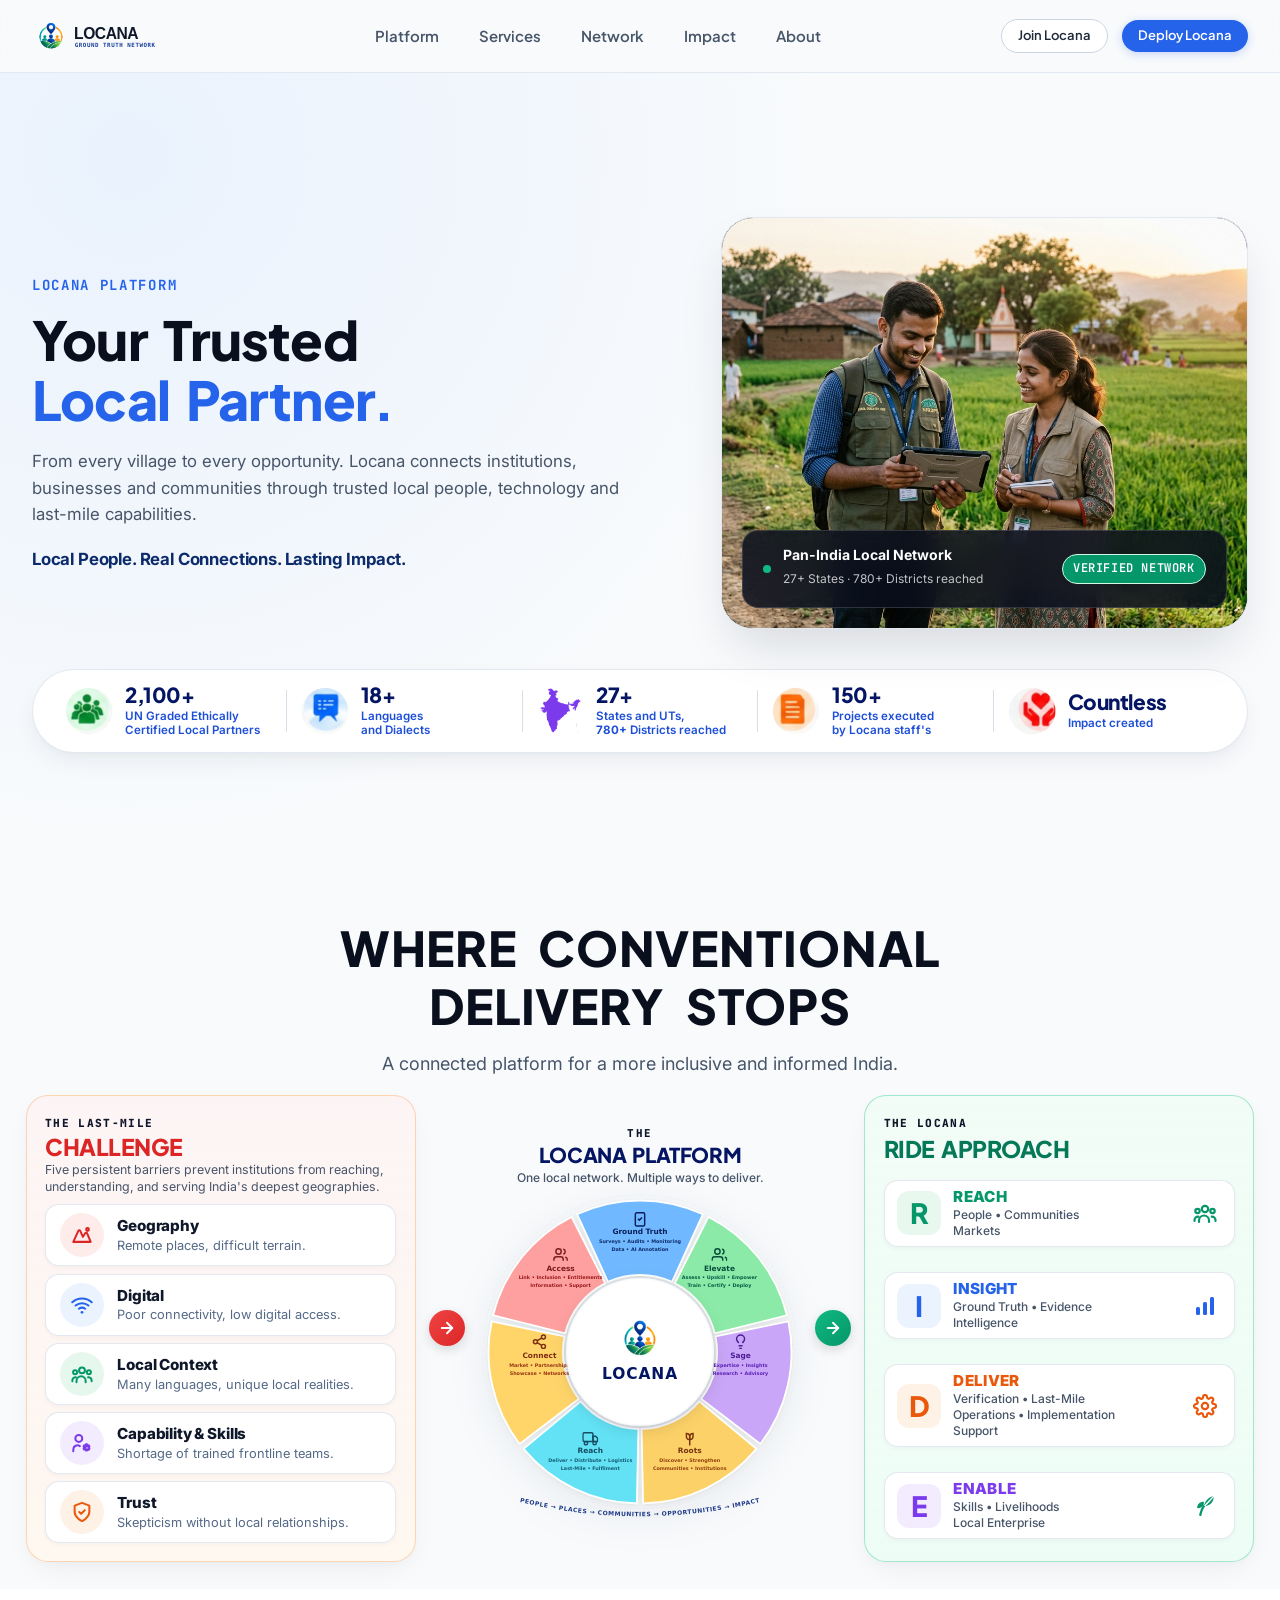
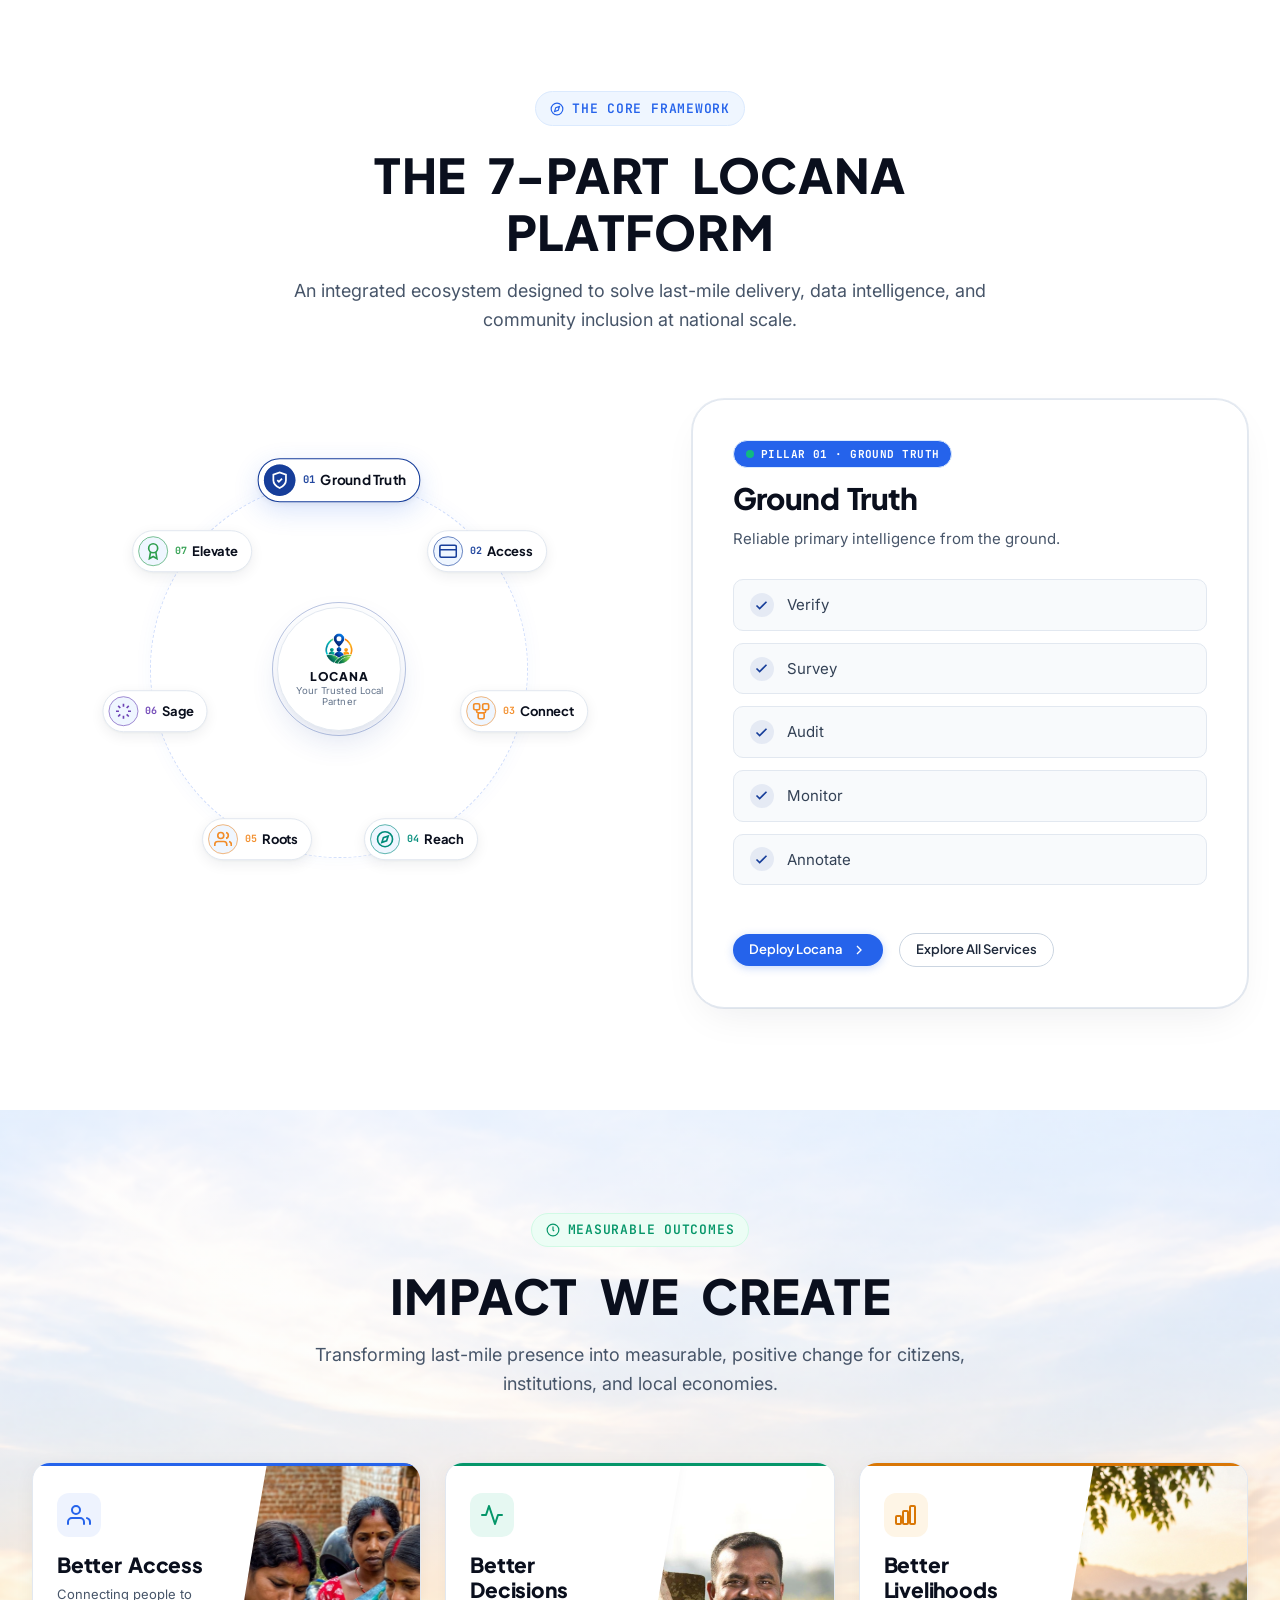
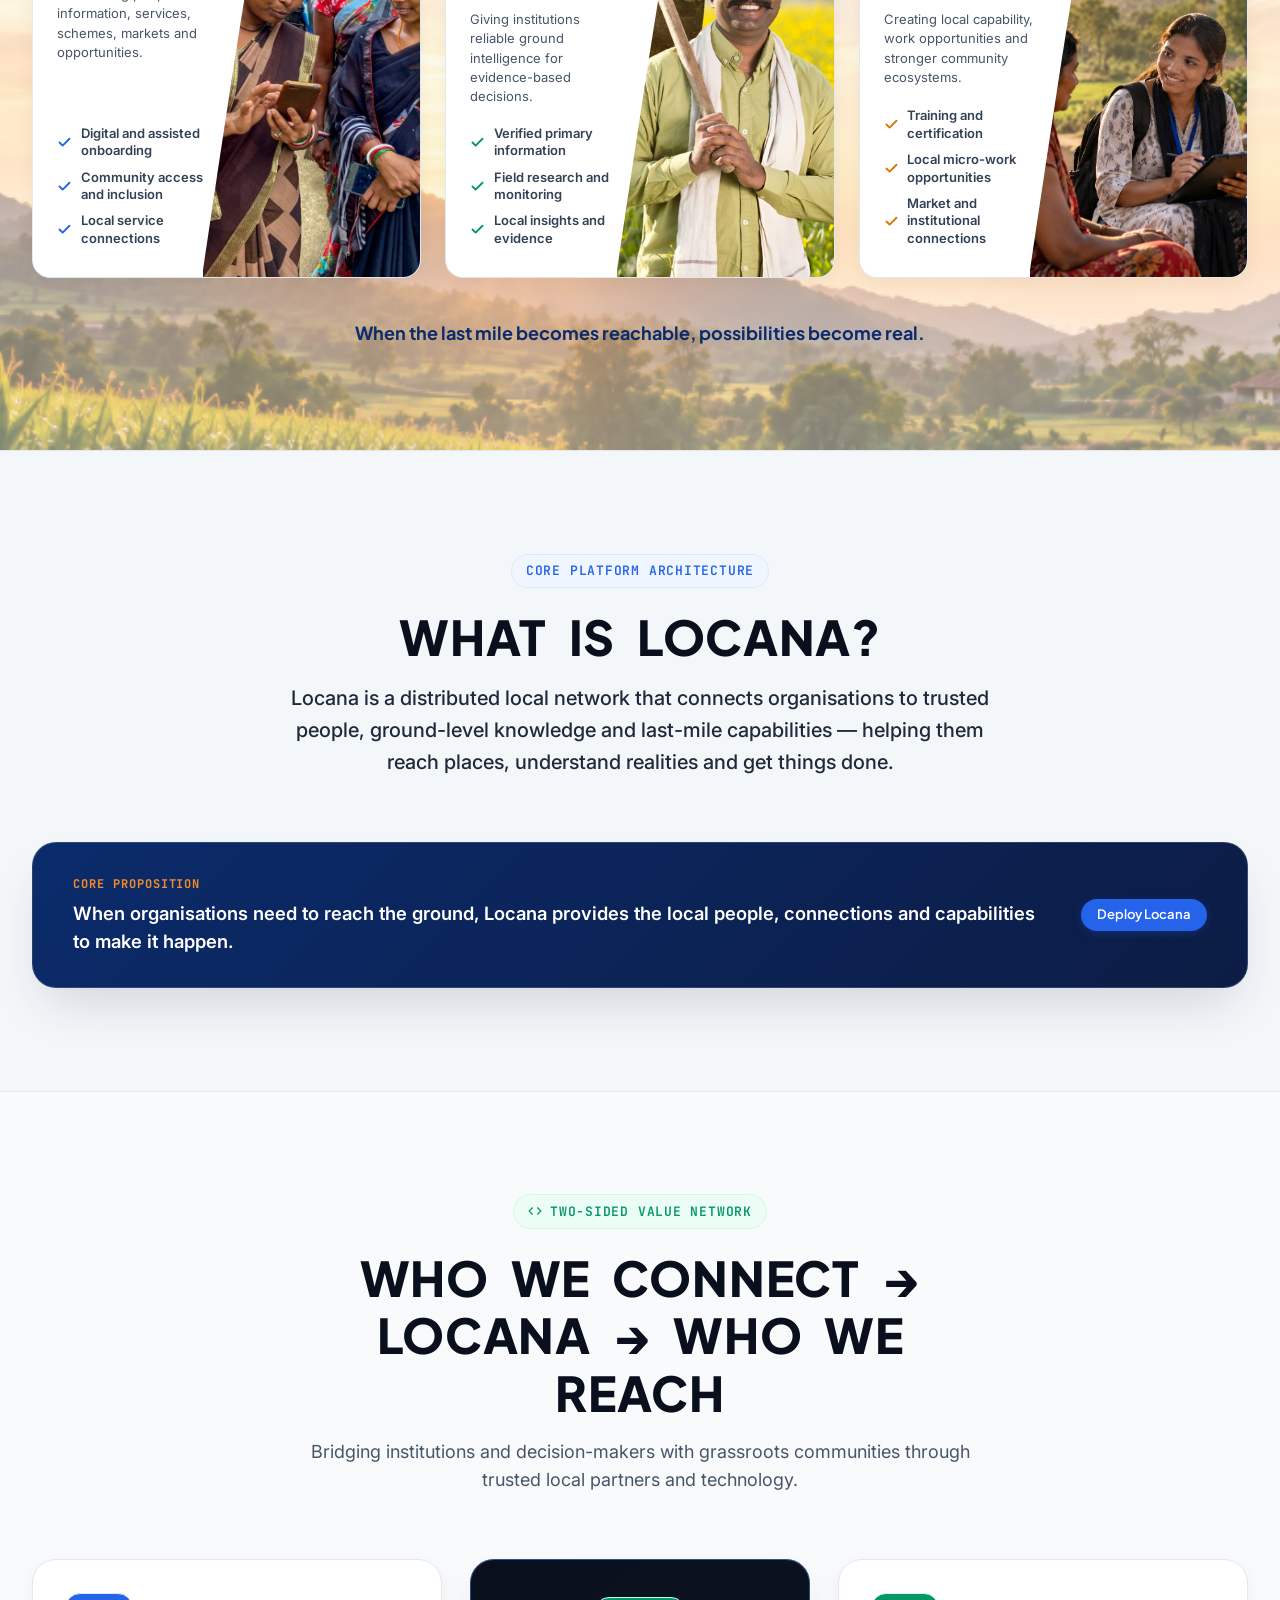
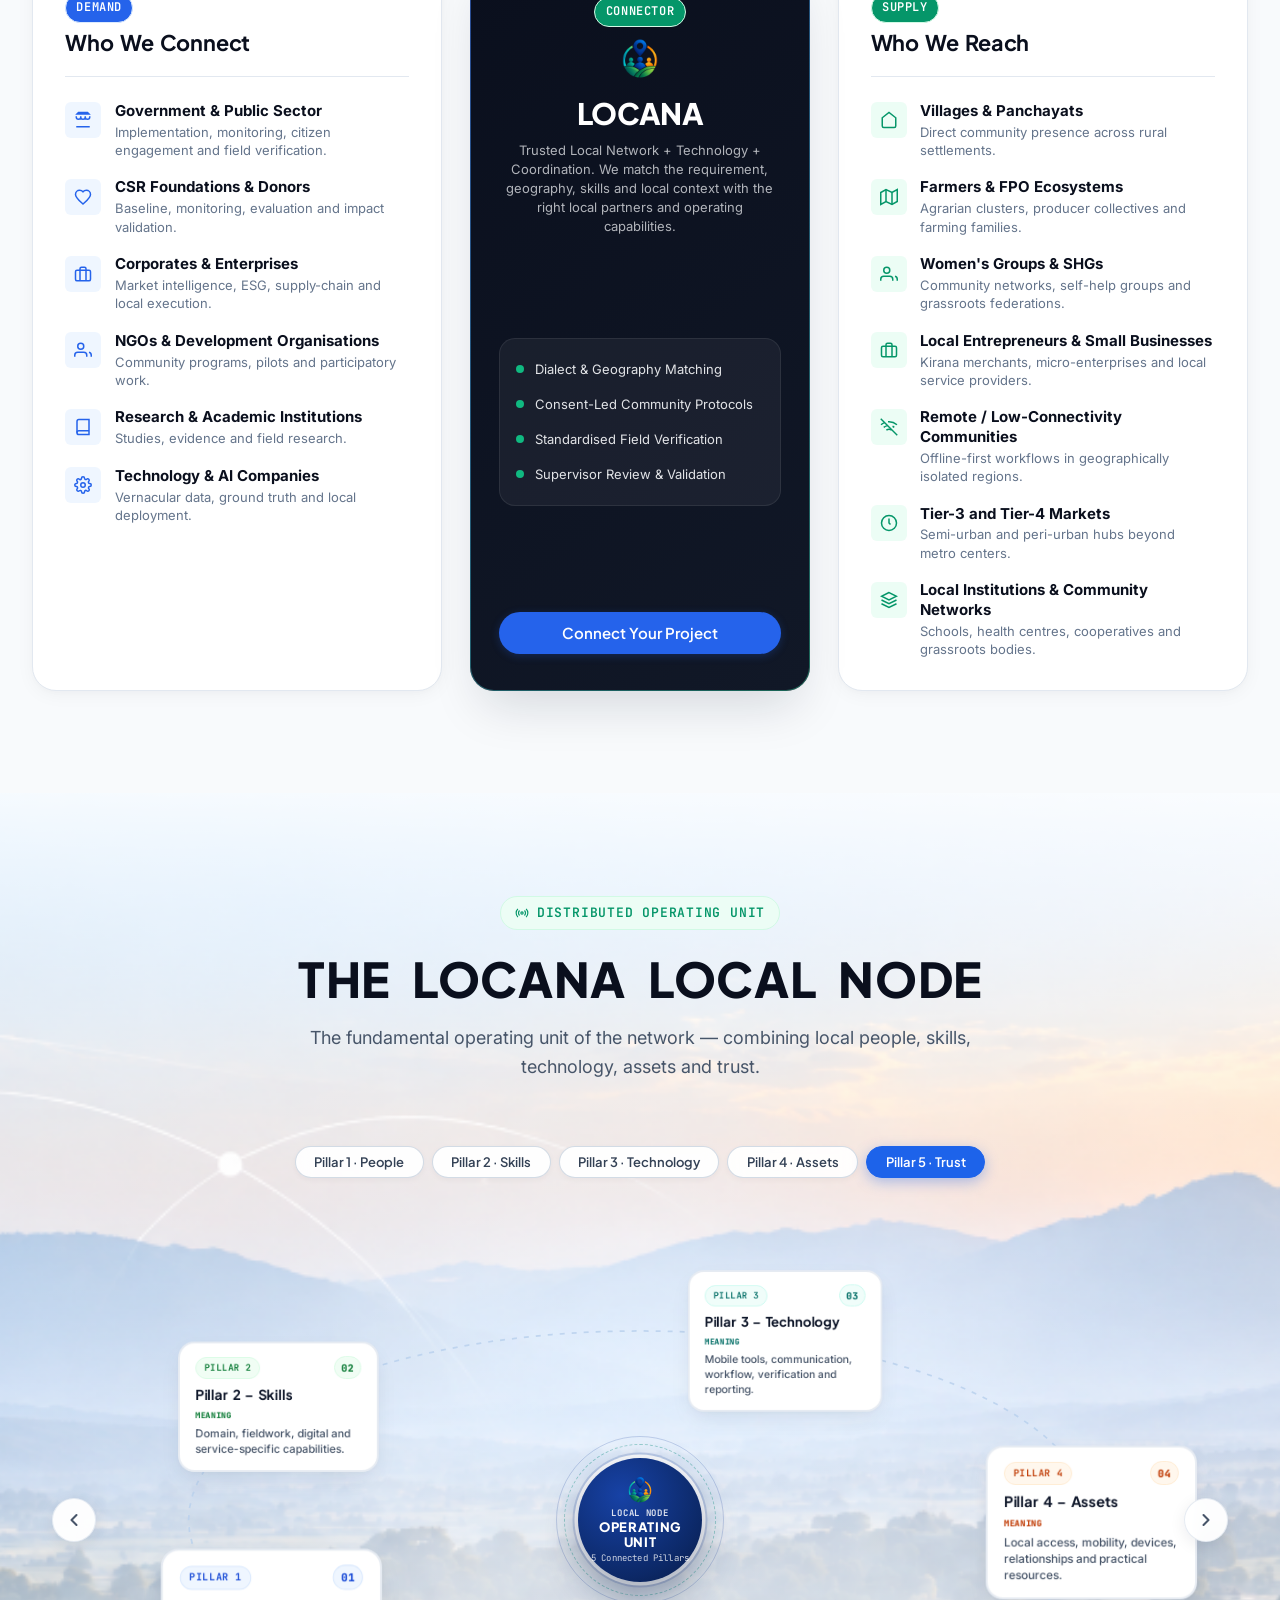
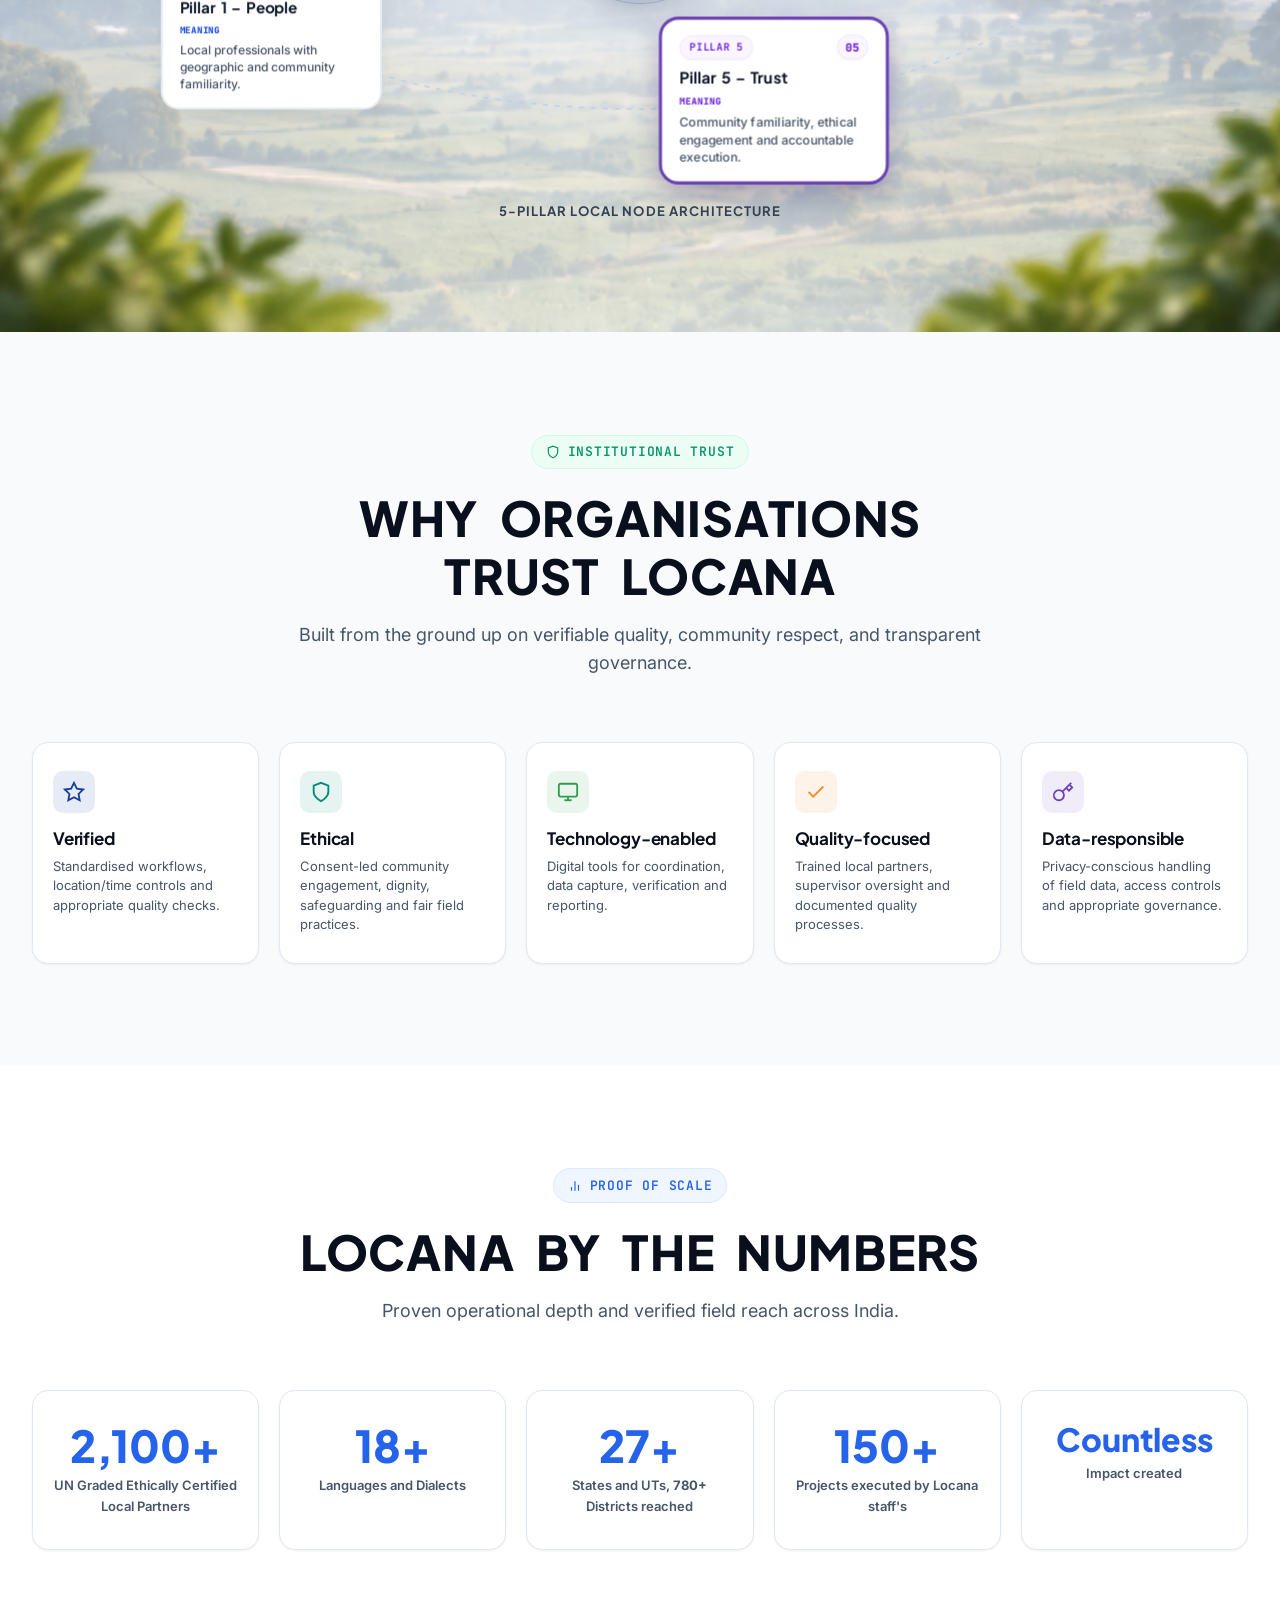
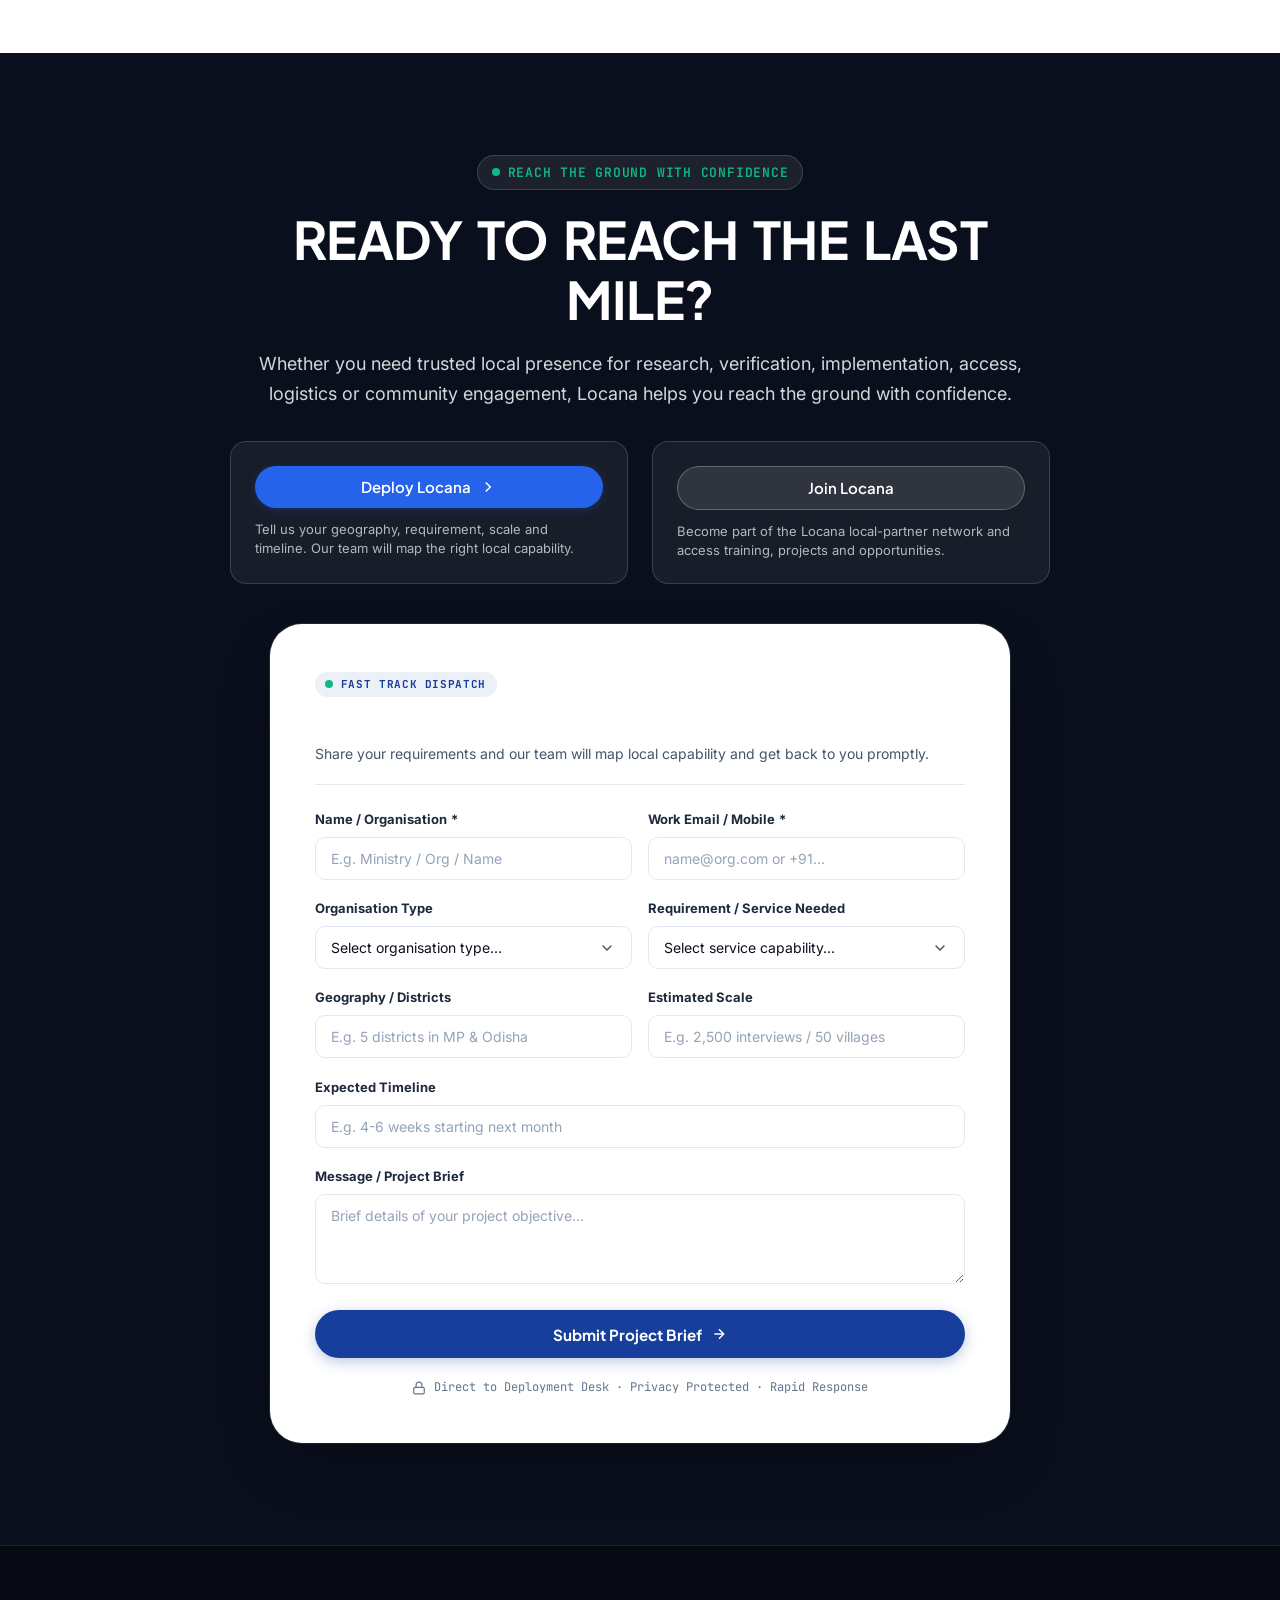
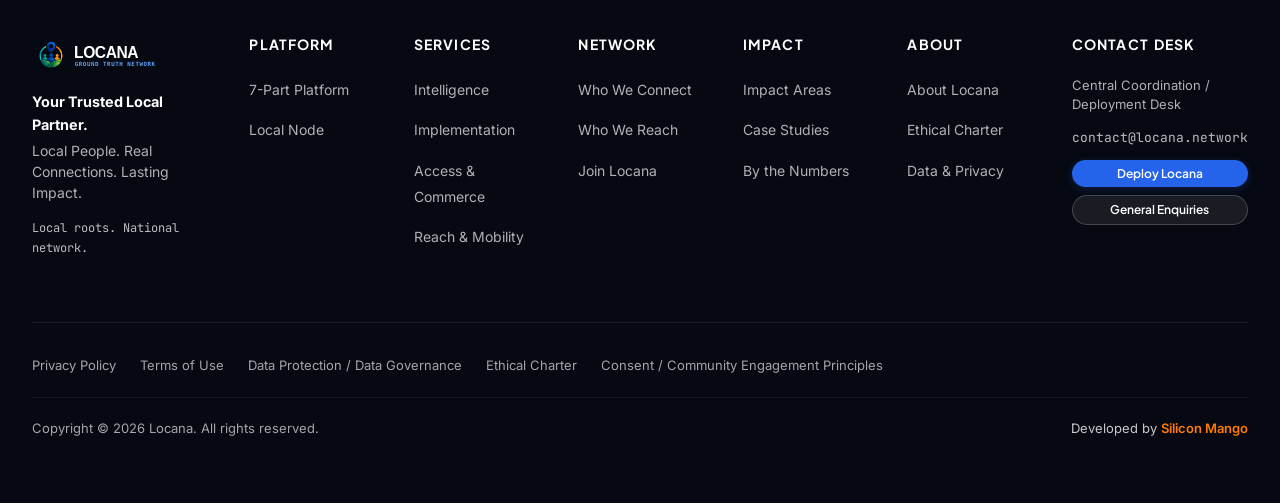
<file: index.html>
<!DOCTYPE html>
<html lang="en">

<head>
  <meta charset="UTF-8">
  <meta name="viewport" content="width=device-width, initial-scale=1.0">
  <title>Locana — Your Trusted Local Partner | India's Last-Mile Platform</title>
  <meta name="description"
    content="Locana connects institutions, businesses and communities through trusted local partners, technology and last-mile capabilities across India — from ground truth and research to implementation, access, logistics and local services.">
  <meta name="keywords"
    content="last-mile platform India, field research network India, ground truthing, rural field network, local implementation, community engagement, field verification, last-mile services">

  <!-- Open Graph / Facebook -->
  <meta property="og:type" content="website">
  <meta property="og:url" content="https://locana.network/">
  <meta property="og:title" content="Locana — Your Trusted Local Partner | India's Last-Mile Platform">
  <meta property="og:description"
    content="Locana connects institutions, businesses and communities through trusted local partners, technology and last-mile capabilities across India.">
  <meta property="og:image" content="assets/images/hero_field_network.jpg">

  <!-- Favicon -->
  <link rel="icon" type="image/svg+xml" href="assets/images/favicon.svg">

  <!-- Fonts -->
  <link rel="preconnect" href="https://fonts.googleapis.com">
  <link rel="preconnect" href="https://fonts.gstatic.com" crossorigin>
  <link href="https://fonts.googleapis.com/css2?family=Caveat:wght@600;700&family=Inter:wght@300;400;500;600;700&family=JetBrains+Mono:wght@400;500;600;700&family=Plus+Jakarta+Sans:wght@500;600;700;800&display=swap" rel="stylesheet">

  <!-- Stylesheet -->
  <link rel="stylesheet" href="styles/main.css">
</head>

<body>

  <!-- ========================================================================
       1. Top Floating Navigation Header
       [LOGO]   Platform   Services   Network   Impact   About   [Join Locana] [Deploy Locana]
       ======================================================================== -->
  <header class="header-nav">
    <div class="container container-wide">
      <div class="nav-wrapper">
        <a href="index.html" class="brand-logo-link" aria-label="Locana Homepage">
          <img src="assets/images/locana-logo.svg" alt="Locana Logo" class="brand-logo-img">
        </a>

        <nav>
          <ul class="nav-menu">
            <li><a href="#platform-wheel" class="nav-link">Platform</a></li>
            <li><a href="services.html" class="nav-link">Services</a></li>
            <li><a href="#who-we-connect" class="nav-link">Network</a></li>
            <li><a href="#our-impact" class="nav-link">Impact</a></li>
            <li><a href="about.html" class="nav-link">About</a></li>
          </ul>
        </nav>

        <div class="nav-actions">
          <a href="pricing.html" class="btn btn-secondary btn-sm">Join Locana</a>
          <a href="contact.html" class="btn btn-primary btn-sm">Deploy Locana</a>
          <button class="mobile-menu-toggle" aria-label="Toggle Navigation Menu">
            <svg width="24" height="24" viewBox="0 0 24 24" fill="none" stroke="currentColor" stroke-width="2"
              stroke-linecap="round" stroke-linejoin="round">
              <line x1="4" y1="12" x2="20" y2="12"></line>
              <line x1="4" y1="6" x2="20" y2="6"></line>
              <line x1="4" y1="18" x2="20" y2="18"></line>
            </svg>
          </button>
        </div>
      </div>
    </div>
  </header>

  <!-- Mobile Drawer Menu -->
  <div class="mobile-drawer">
    <div style="margin-bottom: 1.25rem; padding-bottom: 0.85rem; border-bottom: 1px solid rgba(226, 232, 240, 0.7);">
      <a href="index.html" class="brand-logo-link" aria-label="Locana Homepage">
        <img src="assets/images/locana-logo.svg" alt="Locana Logo" class="brand-logo-img">
      </a>
    </div>
    <a href="#platform-wheel" class="nav-link">Platform</a>
    <a href="services.html" class="nav-link">Services</a>
    <a href="#who-we-connect" class="nav-link">Network</a>
    <a href="#our-impact" class="nav-link">Impact</a>
    <a href="about.html" class="nav-link">About</a>
    <div style="margin-top: 1.5rem; display: flex; flex-direction: column; gap: 0.85rem;">
      <a href="pricing.html" class="btn btn-secondary">Join Locana</a>
      <a href="contact.html" class="btn btn-primary">Deploy Locana</a>
    </div>
  </div>

  <!-- ========================================================================
       2. Section 01 — Hero
       LOCANA PLATFORM
       Your Trusted Local Partner.
       From every village to every opportunity...
       [Deploy Locana]  [Join Locana]
       ======================================================================== -->
  <section class="hero-section" id="hero">
    <div class="container container-wide">
      <div class="hero-grid">
        <div class="hero-content">
          <div class="hero-brand-tag">
            <span>LOCANA PLATFORM</span>
          </div>

          <h1 class="hero-title">
            Your Trusted <br>
            <span class="text-gradient">Local Partner.</span>
          </h1>

          <p class="hero-subtitle">
            From every village to every opportunity. Locana connects institutions, businesses and communities through trusted local people, technology and last-mile capabilities.
          </p>

          <div class="hero-brand-line">
            Local People. Real Connections. Lasting Impact.
          </div>
        </div>

        <!-- India / Local Network Visual -->
        <div class="hero-media-wrapper reveal">
          <img src="assets/images/hero_field_network.jpg"
            alt="Certified Locana field researchers conducting verified surveys with community dignity in Indian villages">
          <div class="hero-badge-overlay">
            <div style="display: flex; align-items: center; gap: 0.75rem;">
              <span class="pulse-dot"></span>
              <div>
                <strong style="font-size: 0.875rem; display: block; line-height: 1.2;">Pan-India Local Network</strong>
                <span style="font-size: 0.75rem; color: rgba(255,255,255,0.75);">27+ States · 780+ Districts reached</span>
              </div>
            </div>
            <span class="badge badge-emerald">Verified Network</span>
          </div>
        </div>
      </div>

      <!-- Centered Proof of Scale Stats Banner (Exact Match to User Design) -->
      <div class="hero-stats-banner reveal">
        <div class="hero-stats-banner-inner">
          <!-- Item 1: Certified Local Partners -->
          <div class="stat-pill-item">
            <div class="stat-pill-icon">
              <img src="assets/images/stat_icon_partners.png" alt="Certified Partners" width="48" height="48" class="stat-img-icon">
            </div>
            <div class="stat-pill-details">
              <div class="stat-pill-num" data-counter="2100" data-suffix="+">2,100+</div>
              <div class="stat-pill-text">
                <span>UN Graded Ethically</span>
                <span>Certified Local Partners</span>
              </div>
            </div>
          </div>

          <div class="stat-pill-divider" aria-hidden="true"></div>

          <!-- Item 2: Languages & Dialects -->
          <div class="stat-pill-item">
            <div class="stat-pill-icon">
              <img src="assets/images/stat_icon_languages.png" alt="Languages & Dialects" width="48" height="48" class="stat-img-icon">
            </div>
            <div class="stat-pill-details">
              <div class="stat-pill-num" data-counter="18" data-suffix="+">18+</div>
              <div class="stat-pill-text">
                <span>Languages</span>
                <span>and Dialects</span>
              </div>
            </div>
          </div>

          <div class="stat-pill-divider" aria-hidden="true"></div>

          <!-- Item 3: States & UTs -->
          <div class="stat-pill-item">
            <div class="stat-pill-icon">
              <img src="assets/images/stat_icon_india.png" alt="Pan-India Reach" width="42" height="46" class="stat-img-icon stat-india-icon">
            </div>
            <div class="stat-pill-details">
              <div class="stat-pill-num" data-counter="27" data-suffix="+">27+</div>
              <div class="stat-pill-text">
                <span>States and UTs,</span>
                <span><strong>780+</strong> Districts reached</span>
              </div>
            </div>
          </div>

          <div class="stat-pill-divider" aria-hidden="true"></div>

          <!-- Item 4: Projects Executed -->
          <div class="stat-pill-item">
            <div class="stat-pill-icon">
              <img src="assets/images/stat_icon_projects.png" alt="Projects Executed" width="48" height="48" class="stat-img-icon">
            </div>
            <div class="stat-pill-details">
              <div class="stat-pill-num" data-counter="150" data-suffix="+">150+</div>
              <div class="stat-pill-text">
                <span>Projects executed</span>
                <span>by Locana staff's</span>
              </div>
            </div>
          </div>

          <div class="stat-pill-divider" aria-hidden="true"></div>

          <!-- Item 5: Impact Created -->
          <div class="stat-pill-item">
            <div class="stat-pill-icon">
              <img src="assets/images/stat_icon_impact.png" alt="Impact Created" width="48" height="48" class="stat-img-icon">
            </div>
            <div class="stat-pill-details">
              <div class="stat-pill-num">Countless</div>
              <div class="stat-pill-text">
                <span>Impact created</span>
              </div>
            </div>
          </div>
        </div>
      </div>
    </div>
  </section>

  <!-- ========================================================================
       3. The Last-Mile Challenge
       Digital | Physical | Information | Skills | Trust
              ↓
        LOCANA PLATFORM
              ↓
        LAST-MILE IMPACT
       ======================================================================== -->
  <!-- ========================================================================
       02. From Barriers to Possibilities (The Transformation Engine)
       Left: The Last-Mile Challenge (5 Barriers)
       Center: The Locana Platform (7-Part Capability Wheel)
       Right: Last-Mile Impact (3 Measurable Outcomes)
       ======================================================================== -->
  <section class="section-space-sm challenge-section-tight bg-canvas" id="the-challenge">
    <div class="container transformation-container-panoramic">

      <div class="section-header center reveal" style="margin-bottom: 1rem;">
        <!-- <div class="kicker kicker-emerald">
          <svg width="14" height="14" viewBox="0 0 24 24" fill="none" stroke="currentColor" stroke-width="2">
            <circle cx="12" cy="12" r="10"></circle>
            <polyline points="12 6 12 12 14 14"></polyline>
          </svg> 
          <span>The Transformation Engine</span>
        </div> -->
        <h2 class="section-title section-title-panoramic">WHERE CONVENTIONAL DELIVERY STOPS</h2>
        <p class="section-subtitle">
          A connected platform for a more inclusive and informed India.
        </p>
      </div>

      <!-- 3-Part Transformation Layout: Left Rectangle | Center Circle | Right Rectangle -->
      <div class="transformation-panoramic-wrapper reveal">

        <!-- ================= 1. LEFT RECTANGLE: THE LAST-MILE CHALLENGE ================= -->
        <div class="transformation-col transformation-col-barriers">
          <div class="trans-panel-header">
            <div class="trans-kicker-barriers">THE LAST-MILE</div>
            <h3 class="trans-title-barriers">CHALLENGE</h3>
            <p class="trans-desc-barriers">
              Five persistent barriers prevent institutions from reaching, understanding, and serving India's deepest geographies.
            </p>
          </div>

          <div class="trans-barriers-list">
            <!-- Barrier 1: Geography -->
            <div class="trans-barrier-card">
              <div class="trans-barrier-media">
                <div class="trans-barrier-icon-badge barrier-icon-red" aria-hidden="true">
                  <svg width="22" height="22" viewBox="0 0 24 24" fill="none" stroke="currentColor" stroke-width="2.2" stroke-linecap="round" stroke-linejoin="round">
                    <path d="M2.5 19.5 8 7.5a1.2 1.2 0 0 1 2.1 0L13 14l2.5-4a1.2 1.2 0 0 1 2 0l4 9.5H2.5z"></path>
                    <circle cx="18" cy="6" r="1.5"></circle>
                  </svg>
                </div>
              </div>
              <div class="trans-barrier-text">
                <strong class="trans-barrier-title">Geography</strong>
                <p class="trans-barrier-copy">Remote places, difficult terrain.</p>
              </div>
            </div>

            <!-- Barrier 2: Digital -->
            <div class="trans-barrier-card">
              <div class="trans-barrier-media">
                <div class="trans-barrier-icon-badge barrier-icon-blue" aria-hidden="true">
                  <svg width="22" height="22" viewBox="0 0 24 24" fill="none" stroke="currentColor" stroke-width="2.2" stroke-linecap="round" stroke-linejoin="round">
                    <path d="M5 12.55a11 11 0 0 1 14.08 0"></path>
                    <path d="M1.42 9a16 16 0 0 1 21.16 0"></path>
                    <path d="M8.53 16.11a6 6 0 0 1 6.95 0"></path>
                    <line x1="12" y1="20" x2="12.01" y2="20" stroke-width="3"></line>
                  </svg>
                </div>
              </div>
              <div class="trans-barrier-text">
                <strong class="trans-barrier-title">Digital</strong>
                <p class="trans-barrier-copy">Poor connectivity, low digital access.</p>
              </div>
            </div>

            <!-- Barrier 3: Local Context -->
            <div class="trans-barrier-card">
              <div class="trans-barrier-media">
                <div class="trans-barrier-icon-badge barrier-icon-green" aria-hidden="true">
                  <svg width="22" height="22" viewBox="0 0 24 24" fill="none" stroke="currentColor" stroke-width="2.2" stroke-linecap="round" stroke-linejoin="round">
                    <circle cx="12" cy="8" r="3.2"></circle>
                    <path d="M6 21v-1.5a5 5 0 0 1 10 0V21"></path>
                    <circle cx="4.5" cy="10" r="2.2"></circle>
                    <path d="M1.5 20v-1a3.5 3.5 0 0 1 3.8-3.4"></path>
                    <circle cx="19.5" cy="10" r="2.2"></circle>
                    <path d="M22.5 20v-1a3.5 3.5 0 0 0-3.8-3.4"></path>
                  </svg>
                </div>
              </div>
              <div class="trans-barrier-text">
                <strong class="trans-barrier-title">Local Context</strong>
                <p class="trans-barrier-copy">Many languages, unique local realities.</p>
              </div>
            </div>

            <!-- Barrier 4: Capability & Skills -->
            <div class="trans-barrier-card">
              <div class="trans-barrier-media">
                <div class="trans-barrier-icon-badge barrier-icon-purple" aria-hidden="true">
                  <svg width="22" height="22" viewBox="0 0 24 24" fill="none" stroke="currentColor" stroke-width="2.2" stroke-linecap="round" stroke-linejoin="round">
                    <circle cx="8.5" cy="7" r="3.8"></circle>
                    <path d="M2.5 21v-2a4.5 4.5 0 0 1 7.2-3.6"></path>
                    <circle cx="17.5" cy="17.5" r="2"></circle>
                    <path d="m17.5 13.5.3.7a2.5 2.5 0 0 1 1 .6l.7-.2.6 1.1-.5.5a2.5 2.5 0 0 1 0 1.2l.5.5-.6 1.1-.7-.2a2.5 2.5 0 0 1-1 .6l-.3.7h-1.2l-.3-.7a2.5 2.5 0 0 1-1-.6l-.7.2-.6-1.1.5-.5a2.5 2.5 0 0 1 0-1.2l-.5-.5.6-1.1.7.2a2.5 2.5 0 0 1 1-.6l.3-.7h1.2z"></path>
                  </svg>
                </div>
              </div>
              <div class="trans-barrier-text">
                <strong class="trans-barrier-title">Capability &amp; Skills</strong>
                <p class="trans-barrier-copy">Shortage of trained frontline teams.</p>
              </div>
            </div>

            <!-- Barrier 5: Trust -->
            <div class="trans-barrier-card">
              <div class="trans-barrier-media">
                <div class="trans-barrier-icon-badge barrier-icon-orange" aria-hidden="true">
                  <svg width="22" height="22" viewBox="0 0 24 24" fill="none" stroke="currentColor" stroke-width="2.2" stroke-linecap="round" stroke-linejoin="round">
                    <path d="M12 22s8-4 8-10V5l-8-3-8 3v7c0 6 8 10 8 10z"></path>
                    <path d="m9 12 2 2 4-4"></path>
                  </svg>
                </div>
              </div>
              <div class="trans-barrier-text">
                <strong class="trans-barrier-title">Trust</strong>
                <p class="trans-barrier-copy">Skepticism without local relationships.</p>
              </div>
            </div>
          </div>
        </div>

        <!-- ================= CONNECTOR 1: FROM BARRIERS (SLEEK DIRECTIONAL ARROW) ================= -->
        <div class="trans-arrow-step arrow-step-barriers" title="From Barriers to The Locana Platform">
          <div class="trans-arrow-circle arrow-circle-red" aria-label="From Barriers to Platform">
            <svg width="18" height="18" viewBox="0 0 24 24" fill="none" stroke="currentColor" stroke-width="2.5" stroke-linecap="round" stroke-linejoin="round">
              <line x1="5" y1="12" x2="19" y2="12"></line>
              <polyline points="12 5 19 12 12 19"></polyline>
            </svg>
          </div>
        </div>

        <!-- ================= 2. CENTER CIRCLE: THE LOCANA PLATFORM WHEEL ================= -->
        <div class="transformation-col transformation-col-wheel">
          <div class="trans-wheel-header">
            <span class="wheel-hdr-the">THE</span>
            <h3 class="wheel-hdr-title">LOCANA PLATFORM</h3>
            <p class="wheel-hdr-sub">One local network. Multiple ways to deliver.</p>
          </div>

          <div class="trans-wheel-graphic-wrap">
            <img src="assets/images/locana_platform_wheel.svg" alt="The 7-Part Locana Platform Capability Wheel" class="trans-wheel-svg-img">
          </div>
        </div>

        <!-- ================= CONNECTOR 2: TO IMPACT (SLEEK DIRECTIONAL ARROW) ================= -->
        <div class="trans-arrow-step arrow-step-impact" title="The Locana Platform to Last-Mile Impact">
          <div class="trans-arrow-circle arrow-circle-green" aria-label="To Last-Mile Impact">
            <svg width="18" height="18" viewBox="0 0 24 24" fill="none" stroke="currentColor" stroke-width="2.5" stroke-linecap="round" stroke-linejoin="round">
              <line x1="5" y1="12" x2="19" y2="12"></line>
              <polyline points="12 5 19 12 12 19"></polyline>
            </svg>
          </div>
        </div>

        <!-- ================= 3. RIGHT RECTANGLE: THE LOCANA RIDE APPROACH ================= -->
        <div class="transformation-col transformation-col-impact">
          <div class="trans-panel-header">
            <div class="trans-impact-top-meta">
              <div class="trans-kicker-impact">THE LOCANA</div>
              <!-- <span class="trans-handwritten-stamp stamp-top">Real Connections. Lasting Impact.</span> -->
            </div>
            <h3 class="trans-title-impact">RIDE APPROACH</h3>
          </div>

          <div class="trans-impacts-list">
            <!-- R: Reach -->
            <div class="trans-impact-card trans-ride-card">
              <div class="trans-ride-letter ride-letter-r" aria-label="R">R</div>
              <div class="trans-ride-content">
                <strong class="trans-ride-title ride-title-r">REACH</strong>
                <p class="trans-ride-copy">People • Communities<br>Markets</p>
              </div>
              <div class="trans-ride-icon">
                <svg width="24" height="24" viewBox="0 0 24 24" fill="none" stroke="#059669" stroke-width="2.2" stroke-linecap="round" stroke-linejoin="round" aria-hidden="true">
                  <circle cx="12" cy="8" r="3.2"></circle>
                  <path d="M6 21v-1.5a5 5 0 0 1 10 0V21"></path>
                  <circle cx="4.5" cy="10" r="2.2"></circle>
                  <path d="M1.5 20v-1a3.5 3.5 0 0 1 3.8-3.4"></path>
                  <circle cx="19.5" cy="10" r="2.2"></circle>
                  <path d="M22.5 20v-1a3.5 3.5 0 0 0-3.8-3.4"></path>
                </svg>
              </div>
            </div>

            <!-- I: Insight -->
            <div class="trans-impact-card trans-ride-card">
              <div class="trans-ride-letter ride-letter-i" aria-label="I">I</div>
              <div class="trans-ride-content">
                <strong class="trans-ride-title ride-title-i">INSIGHT</strong>
                <p class="trans-ride-copy">Ground Truth • Evidence<br>Intelligence</p>
              </div>
              <div class="trans-ride-icon">
                <svg width="24" height="24" viewBox="0 0 24 24" fill="#2563EB" aria-hidden="true">
                  <rect x="3" y="13" width="4" height="8" rx="1.5"></rect>
                  <rect x="10" y="8" width="4" height="13" rx="1.5"></rect>
                  <rect x="17" y="3" width="4" height="18" rx="1.5"></rect>
                </svg>
              </div>
            </div>

            <!-- D: Deliver -->
            <div class="trans-impact-card trans-ride-card">
              <div class="trans-ride-letter ride-letter-d" aria-label="D">D</div>
              <div class="trans-ride-content">
                <strong class="trans-ride-title ride-title-d">DELIVER</strong>
                <p class="trans-ride-copy">Verification • Last-Mile<br>Operations • Implementation<br>Support</p>
              </div>
              <div class="trans-ride-icon">
                <svg width="24" height="24" viewBox="0 0 24 24" fill="none" stroke="#EA580C" stroke-width="2.2" stroke-linecap="round" stroke-linejoin="round" aria-hidden="true">
                  <circle cx="12" cy="12" r="3.2"></circle>
                  <path d="M19.4 15a1.65 1.65 0 0 0 .33 1.82l.06.06a2 2 0 0 1 0 2.83 2 2 0 0 1-2.83 0l-.06-.06a1.65 1.65 0 0 0-1.82-.33 1.65 1.65 0 0 0-1 1.51V21a2 2 0 0 1-2 2 2 2 0 0 1-2-2v-.09A1.65 1.65 0 0 0 9 19.4a1.65 1.65 0 0 0-1.82.33l-.06.06a2 2 0 0 1-2.83 0 2 2 0 0 1 0-2.83l.06-.06a1.65 1.65 0 0 0 .33-1.82 1.65 1.65 0 0 0-1.51-1H3a2 2 0 0 1-2-2 2 2 0 0 1 2-2h.09A1.65 1.65 0 0 0 4.6 9a1.65 1.65 0 0 0-.33-1.82l-.06-.06a2 2 0 0 1 0-2.83 2 2 0 0 1 2.83 0l.06.06a1.65 1.65 0 0 0 1.82.33H9a1.65 1.65 0 0 0 1-1.51V3a2 2 0 0 1 2-2 2 2 0 0 1 2 2v.09a1.65 1.65 0 0 0 1 1.51 1.65 1.65 0 0 0 1.82-.33l.06-.06a2 2 0 0 1 2.83 0 2 2 0 0 1 0 2.83l-.06.06a1.65 1.65 0 0 0-.33 1.82V9a1.65 1.65 0 0 0 1.51 1H21a2 2 0 0 1 2 2 2 2 0 0 1-2 2h-.09a1.65 1.65 0 0 0-1.51 1z"></path>
                </svg>
              </div>
            </div>

            <!-- E: Enable -->
            <div class="trans-impact-card trans-ride-card">
              <div class="trans-ride-letter ride-letter-e" aria-label="E">E</div>
              <div class="trans-ride-content">
                <strong class="trans-ride-title ride-title-e">ENABLE</strong>
                <p class="trans-ride-copy">Skills • Livelihoods<br>Local Enterprise</p>
              </div>
              <div class="trans-ride-icon">
                <svg width="25" height="25" viewBox="0 0 24 24" fill="none" aria-hidden="true">
                  <path d="M7 21c1-4 2-7 4-9" stroke="#059669" stroke-width="2.2" stroke-linecap="round"></path>
                  <path d="M4 14.5c-.2-3.5 2.5-6 6.5-6 .2 3.8-2 6.5-6.5 6z" fill="#059669"></path>
                  <path d="M10.5 12.5c1-5 4.5-9 9.5-9.5 0 5-3.5 9.5-9.5 9.5z" fill="#059669"></path>
                  <path d="M11.5 12c3-3 5.5-6 8-8.5" stroke="#FFFFFF" stroke-width="1.4" stroke-linecap="round"></path>
                </svg>
              </div>
            </div>
          </div>

          <!-- <div class="trans-impact-footer-stamp">
            <span class="trans-handwritten-stamp stamp-bottom">Stronger Communities. Brighter Tomorrows.</span>
          </div> -->
        </div>

      </div>

    </div>
  </section>

   <!-- ========================================================================
       03. The 7-Part Locana Platform
       Ground Truth • Access • Connect • Reach • Roots • Sage • Elevate
       ======================================================================== -->
  <section class="section-space bg-white platform-wheel-section" id="platform-wheel">
    <div class="container container-wide">

      <div class="section-header center reveal">
        <div class="kicker">
          <svg width="14" height="14" viewBox="0 0 24 24" fill="none" stroke="currentColor" stroke-width="2">
            <circle cx="12" cy="12" r="10"></circle>
            <polygon points="16.24 7.76 14.12 14.12 7.76 16.24 9.88 9.88 16.24 7.76"></polygon>
          </svg>
                <span>The Core Framework</span>
        </div>
        <h2 class="section-title">THE 7-PART LOCANA PLATFORM</h2>
        <p class="section-subtitle">
          An integrated ecosystem designed to solve last-mile delivery, data intelligence, and community inclusion at national scale.
        </p>
      </div>

      <div class="wheel-layout reveal">

        <!-- Left: Filament Flower Interactive Stage -->
        <div class="platform-flower-container" id="platform-flower-container">
          <div class="filament-flower-wrap" id="platform-flower-wrap">
            <canvas id="platform-flower-canvas"></canvas>

            <!-- Circular Orbit Ring Reference -->
            <div class="filament-orbit-track" id="platform-orbit-track" aria-hidden="true"></div>

            <!-- Central Core Hub Badge -->
            <div class="node-orbit-center" id="platform-orbit-center">
              <div class="center-core-pulse"></div>
              <div class="center-core-icon">
                <img src="assets/images/locana-symbol.png" alt="Locana Logo" style="width: 38px; height: 38px; object-fit: contain;">
              </div>
              <span class="center-core-label">LOCANA</span>
              <span class="center-core-sub">Your Trusted Local Partner</span>
            </div>

            <!-- 7 Orbital Node Buttons along the circle outline -->
            <div class="node-orbit-items" id="platform-orbit-items">

              <!-- Node 1: Ground Truth -->
              <div class="node-orbit-item active" data-pillar="ground-truth" data-node="0" data-angle="-90"
                style="--node-color: #173E9A;">
                <button type="button" class="node-anchor-btn" aria-label="Ground Truth: Reliable primary intelligence from the ground">
                  <span class="node-ping-ring"></span>
                  <span class="node-anchor-icon">
                    <svg width="18" height="18" viewBox="0 0 24 24" fill="none" stroke="currentColor"
                      stroke-width="2.2">
                      <path d="M12 22s8-4 8-10V5l-8-3-8 3v7c0 6 8 10 8 10z"></path>
                      <polyline points="9 12 11 14 15 10"></polyline>
                    </svg>
                  </span>
                  <span class="node-anchor-pill">
                    <span class="node-step-tag">01</span>
                    <span class="node-anchor-name">Ground Truth</span>
                  </span>
                </button>
              </div>

              <!-- Node 2: Access -->
              <div class="node-orbit-item" data-pillar="access" data-node="1" data-angle="-38.57"
                style="--node-color: #173E9A;">
                <button type="button" class="node-anchor-btn" aria-label="Access: Connect people to information, services, schemes and opportunities">
                  <span class="node-ping-ring"></span>
                  <span class="node-anchor-icon">
                    <svg width="18" height="18" viewBox="0 0 24 24" fill="none" stroke="currentColor"
                      stroke-width="2.2">
                      <rect x="1" y="4" width="22" height="16" rx="2" ry="2"></rect>
                      <line x1="1" y1="10" x2="23" y2="10"></line>
                    </svg>
                  </span>
                  <span class="node-anchor-pill">
                    <span class="node-step-tag">02</span>
                    <span class="node-anchor-name">Access</span>
                  </span>
                </button>
              </div>

              <!-- Node 3: Connect -->
              <div class="node-orbit-item" data-pillar="connect" data-node="2" data-angle="12.86"
                style="--node-color: #F28C28;">
                <button type="button" class="node-anchor-btn" aria-label="Connect: Meaningful connections between local ecosystems and institutions/markets">
                  <span class="node-ping-ring"></span>
                  <span class="node-anchor-icon">
                    <svg width="18" height="18" viewBox="0 0 24 24" fill="none" stroke="currentColor"
                      stroke-width="2.2">
                      <rect x="2" y="2" width="8" height="8" rx="2"></rect>
                      <rect x="14" y="2" width="8" height="8" rx="2"></rect>
                      <rect x="8" y="14" width="8" height="8" rx="2"></rect>
                      <path d="M6 10v2a2 2 0 0 0 2 2h4"></path>
                      <path d="M18 10v2a2 2 0 0 1-2 2h-4"></path>
                    </svg>
                  </span>
                  <span class="node-anchor-pill">
                    <span class="node-step-tag">03</span>
                    <span class="node-anchor-name">Connect</span>
                  </span>
                </button>
              </div>

              <!-- Node 4: Reach -->
              <div class="node-orbit-item" data-pillar="reach" data-node="3" data-angle="64.29"
                style="--node-color: #008C7A;">
                <button type="button" class="node-anchor-btn" aria-label="Reach: Extend products, services and execution to the last mile">
                  <span class="node-ping-ring"></span>
                  <span class="node-anchor-icon">
                    <svg width="18" height="18" viewBox="0 0 24 24" fill="none" stroke="currentColor"
                      stroke-width="2.2">
                      <circle cx="12" cy="12" r="10"></circle>
                      <polygon points="16.24 7.76 14.12 14.12 7.76 16.24 9.88 9.88 16.24 7.76"></polygon>
                    </svg>
                  </span>
                  <span class="node-anchor-pill">
                    <span class="node-step-tag">04</span>
                    <span class="node-anchor-name">Reach</span>
                  </span>
                </button>
              </div>

              <!-- Node 5: Roots -->
              <div class="node-orbit-item" data-pillar="roots" data-node="4" data-angle="115.71"
                style="--node-color: #F28C28;">
                <button type="button" class="node-anchor-btn" aria-label="Roots: Build durable local relationships and understand local ecosystems">
                  <span class="node-ping-ring"></span>
                  <span class="node-anchor-icon">
                    <svg width="18" height="18" viewBox="0 0 24 24" fill="none" stroke="currentColor"
                      stroke-width="2.2">
                      <path d="M17 21v-2a4 4 0 0 0-4-4H5a4 4 0 0 0-4 4v2"></path>
                      <circle cx="9" cy="7" r="4"></circle>
                      <path d="M23 21v-2a4 4 0 0 0-3-3.87"></path>
                      <path d="M16 3.13a4 4 0 0 1 0 7.75"></path>
                    </svg>
                  </span>
                  <span class="node-anchor-pill">
                    <span class="node-step-tag">05</span>
                    <span class="node-anchor-name">Roots</span>
                  </span>
                </button>
              </div>

              <!-- Node 6: Sage -->
              <div class="node-orbit-item" data-pillar="sage" data-node="5" data-angle="167.14"
                style="--node-color: #6D43B5;">
                <button type="button" class="node-anchor-btn" aria-label="Sage: Turn field knowledge into evidence, insight and better decisions">
                  <span class="node-ping-ring"></span>
                  <span class="node-anchor-icon">
                    <svg width="18" height="18" viewBox="0 0 24 24" fill="none" stroke="currentColor"
                      stroke-width="2.2">
                      <path
                        d="M12 2v4M12 18v4M4.93 4.93l2.83 2.83M16.24 16.24l2.83 2.83M2 12h4M18 12h4M4.93 19.07l2.83-2.83M16.24 7.76l2.83-2.83">
                      </path>
                    </svg>
                  </span>
                  <span class="node-anchor-pill">
                    <span class="node-step-tag">06</span>
                    <span class="node-anchor-name">Sage</span>
                  </span>
                </button>
              </div>

              <!-- Node 7: Elevate -->
              <div class="node-orbit-item" data-pillar="elevate" data-node="6" data-angle="218.57"
                style="--node-color: #2E9E4D;">
                <button type="button" class="node-anchor-btn" aria-label="Elevate: Build local capability and create pathways to better work and outcomes">
                  <span class="node-ping-ring"></span>
                  <span class="node-anchor-icon">
                    <svg width="18" height="18" viewBox="0 0 24 24" fill="none" stroke="currentColor"
                      stroke-width="2.2">
                      <circle cx="12" cy="8" r="6"></circle>
                      <path d="M15.477 12.89 17 22l-5-3-5 3 1.523-9.11"></path>
                    </svg>
                  </span>
                  <span class="node-anchor-pill">
                    <span class="node-step-tag">07</span>
                    <span class="node-anchor-name">Elevate</span>
                  </span>
                </button>
              </div>

            </div>
          </div>
        </div>

        <!-- Right: Dynamic Details Card for Locana Platform -->
        <div class="wheel-details-card" id="platform-details-content">
          <div class="wheel-details-badge badge badge-blue" id="platform-badge">
            <span class="pulse-dot"></span>
            <span id="platform-badge-text">Pillar 01 · Ground Truth</span>
          </div>

          <h3 class="wheel-details-title" id="platform-title">Ground Truth</h3>
          <p class="wheel-details-desc" id="platform-desc">
            Reliable primary intelligence from the ground.
          </p>

          <div id="platform-capabilities">
            <ul class="wheel-capabilities-list">
              <li>
                <span class="cap-check-icon" style="background: rgba(23, 62, 154, 0.08); color: #173E9A;">
                  <svg width="15" height="15" viewBox="0 0 24 24" fill="none" stroke="currentColor" stroke-width="2.6"><polyline points="20 6 9 17 4 12"></polyline></svg>
                </span>
                <span>Verify</span>
              </li>
              <li>
                <span class="cap-check-icon" style="background: rgba(23, 62, 154, 0.08); color: #173E9A;">
                  <svg width="15" height="15" viewBox="0 0 24 24" fill="none" stroke="currentColor" stroke-width="2.6"><polyline points="20 6 9 17 4 12"></polyline></svg>
                </span>
                <span>Survey</span>
              </li>
              <li>
                <span class="cap-check-icon" style="background: rgba(23, 62, 154, 0.08); color: #173E9A;">
                  <svg width="15" height="15" viewBox="0 0 24 24" fill="none" stroke="currentColor" stroke-width="2.6"><polyline points="20 6 9 17 4 12"></polyline></svg>
                </span>
                <span>Audit</span>
              </li>
              <li>
                <span class="cap-check-icon" style="background: rgba(23, 62, 154, 0.08); color: #173E9A;">
                  <svg width="15" height="15" viewBox="0 0 24 24" fill="none" stroke="currentColor" stroke-width="2.6"><polyline points="20 6 9 17 4 12"></polyline></svg>
                </span>
                <span>Monitor</span>
              </li>
              <li>
                <span class="cap-check-icon" style="background: rgba(23, 62, 154, 0.08); color: #173E9A;">
                  <svg width="15" height="15" viewBox="0 0 24 24" fill="none" stroke="currentColor" stroke-width="2.6"><polyline points="20 6 9 17 4 12"></polyline></svg>
                </span>
                <span>Annotate</span>
              </li>
            </ul>
          </div>

          <div style="display: flex; gap: 1rem; align-items: center; margin-top: 1.5rem; flex-wrap: wrap;">
            <a href="contact.html" class="btn btn-primary btn-sm">
              <span>Deploy Locana</span>
              <svg width="16" height="16" viewBox="0 0 24 24" fill="none" stroke="currentColor" stroke-width="2">
                <polyline points="9 18 15 12 9 6"></polyline>
              </svg>
            </a>
            <a href="services.html" class="btn btn-secondary btn-sm">Explore All Services</a>
          </div>
        </div>

      </div>

    </div>
  </section>

   <!-- ========================================================================
       04. Impact We Create
       Better Access · Better Decisions · Better Livelihoods
       ======================================================================== -->
  <section class="section-space impact-section" id="our-impact">
    <div class="container container-wide">

      <div class="section-header center reveal">
        <div class="kicker kicker-emerald">
          <svg width="14" height="14" viewBox="0 0 24 24" fill="none" stroke="currentColor" stroke-width="2">
            <circle cx="12" cy="12" r="10"></circle>
            <polyline points="12 6 12 12 14 14"></polyline>
          </svg>
          <span>Measurable Outcomes</span>
        </div>
        <h2 class="section-title">IMPACT WE CREATE</h2>
        <p class="section-subtitle">
          Transforming last-mile presence into measurable, positive change for citizens, institutions, and local economies.
        </p>
      </div>

      <div class="impact-trio-grid reveal">

        <!-- 1. Better Access -->
        <div class="impact-trio-card impact-card-blue">
          <div class="impact-trio-content">
            <div class="impact-trio-icon" style="background: rgba(37, 99, 235, 0.08); color: var(--blue-600);">
              <svg width="24" height="24" viewBox="0 0 24 24" fill="none" stroke="currentColor" stroke-width="2" stroke-linecap="round" stroke-linejoin="round">
                <path d="M17 21v-2a4 4 0 0 0-4-4H5a4 4 0 0 0-4 4v2"></path>
                <circle cx="9" cy="7" r="4"></circle>
                <path d="M23 21v-2a4 4 0 0 0-3-3.87"></path>
              </svg>
            </div>
            <h3 class="impact-trio-title">Better Access</h3>
            <p class="impact-trio-desc">
              Connecting people to information, services, schemes, markets and opportunities.
            </p>
            <ul class="impact-trio-list">
              <li>
                <svg width="15" height="15" viewBox="0 0 24 24" fill="none" stroke="var(--blue-600)" stroke-width="3" stroke-linecap="round" stroke-linejoin="round">
                  <polyline points="20 6 9 17 4 12"></polyline>
                </svg>
                <span>Digital and assisted onboarding</span>
              </li>
              <li>
                <svg width="15" height="15" viewBox="0 0 24 24" fill="none" stroke="var(--blue-600)" stroke-width="3" stroke-linecap="round" stroke-linejoin="round">
                  <polyline points="20 6 9 17 4 12"></polyline>
                </svg>
                <span>Community access and inclusion</span>
              </li>
              <li>
                <svg width="15" height="15" viewBox="0 0 24 24" fill="none" stroke="var(--blue-600)" stroke-width="3" stroke-linecap="round" stroke-linejoin="round">
                  <polyline points="20 6 9 17 4 12"></polyline>
                </svg>
                <span>Local service connections</span>
              </li>
            </ul>
          </div>

          <div class="impact-trio-media">
            <img src="assets/images/impact_better_access.jpg" alt="Women viewing phone in rural community" class="impact-trio-img" style="object-position: 38% center;">
            <svg class="impact-trio-wave" viewBox="0 0 100 100" preserveAspectRatio="none" aria-hidden="true">
              <path d="M 0,0 L 30,0 C 18,36 8,72 0,100 L 0,100 Z" fill="#FFFFFF"></path>
            </svg>
          </div>
        </div>

        <!-- 2. Better Decisions -->
        <div class="impact-trio-card impact-card-emerald">
          <div class="impact-trio-content">
            <div class="impact-trio-icon" style="background: rgba(16, 185, 129, 0.1); color: var(--emerald-600);">
              <svg width="24" height="24" viewBox="0 0 24 24" fill="none" stroke="currentColor" stroke-width="2" stroke-linecap="round" stroke-linejoin="round">
                <polyline points="22 12 18 12 15 21 9 3 6 12 2 12"></polyline>
              </svg>
            </div>
            <h3 class="impact-trio-title">Better Decisions</h3>
            <p class="impact-trio-desc">
              Giving institutions reliable ground intelligence for evidence-based decisions.
            </p>
            <ul class="impact-trio-list">
              <li>
                <svg width="15" height="15" viewBox="0 0 24 24" fill="none" stroke="var(--emerald-600)" stroke-width="3" stroke-linecap="round" stroke-linejoin="round">
                  <polyline points="20 6 9 17 4 12"></polyline>
                </svg>
                <span>Verified primary information</span>
              </li>
              <li>
                <svg width="15" height="15" viewBox="0 0 24 24" fill="none" stroke="var(--emerald-600)" stroke-width="3" stroke-linecap="round" stroke-linejoin="round">
                  <polyline points="20 6 9 17 4 12"></polyline>
                </svg>
                <span>Field research and monitoring</span>
              </li>
              <li>
                <svg width="15" height="15" viewBox="0 0 24 24" fill="none" stroke="var(--emerald-600)" stroke-width="3" stroke-linecap="round" stroke-linejoin="round">
                  <polyline points="20 6 9 17 4 12"></polyline>
                </svg>
                <span>Local insights and evidence</span>
              </li>
            </ul>
          </div>

          <div class="impact-trio-media">
            <img src="assets/images/impact_better_livelihoods.jpg" alt="Local capability in the field" class="impact-trio-img" style="object-position: 40% 25%;">
            <svg class="impact-trio-wave" viewBox="0 0 100 100" preserveAspectRatio="none" aria-hidden="true">
              <path d="M 0,0 L 30,0 C 18,36 8,72 0,100 L 0,100 Z" fill="#FFFFFF"></path>
            </svg>
          </div>
        </div>

        <!-- 3. Better Livelihoods -->
        <div class="impact-trio-card impact-card-amber">
          <div class="impact-trio-content">
            <div class="impact-trio-icon" style="background: rgba(245, 158, 11, 0.1); color: var(--amber-600);">
              <svg width="24" height="24" viewBox="0 0 24 24" fill="none" stroke="currentColor" stroke-width="2" stroke-linecap="round" stroke-linejoin="round">
                <rect x="2" y="13" width="5" height="8" rx="1"></rect>
                <rect x="9" y="8" width="5" height="13" rx="1"></rect>
                <rect x="16" y="3" width="5" height="18" rx="1"></rect>
              </svg>
            </div>
            <h3 class="impact-trio-title">Better Livelihoods</h3>
            <p class="impact-trio-desc">
              Creating local capability, work opportunities and stronger community ecosystems.
            </p>
            <ul class="impact-trio-list">
              <li>
                <svg width="15" height="15" viewBox="0 0 24 24" fill="none" stroke="var(--amber-600)" stroke-width="3" stroke-linecap="round" stroke-linejoin="round">
                  <polyline points="20 6 9 17 4 12"></polyline>
                </svg>
                <span>Training and certification</span>
              </li>
              <li>
                <svg width="15" height="15" viewBox="0 0 24 24" fill="none" stroke="var(--amber-600)" stroke-width="3" stroke-linecap="round" stroke-linejoin="round">
                  <polyline points="20 6 9 17 4 12"></polyline>
                </svg>
                <span>Local micro-work opportunities</span>
              </li>
              <li>
                <svg width="15" height="15" viewBox="0 0 24 24" fill="none" stroke="var(--amber-600)" stroke-width="3" stroke-linecap="round" stroke-linejoin="round">
                  <polyline points="20 6 9 17 4 12"></polyline>
                </svg>
                <span>Market and institutional connections</span>
              </li>
            </ul>
          </div>

          <div class="impact-trio-media">
            <img src="assets/images/impact_better_decisions.jpg" alt="Field researcher with writing pad" class="impact-trio-img" style="object-position: 62% center;">
            <svg class="impact-trio-wave" viewBox="0 0 100 100" preserveAspectRatio="none" aria-hidden="true">
              <path d="M 0,0 L 30,0 C 18,36 8,72 0,100 L 0,100 Z" fill="#FFFFFF"></path>
            </svg>
          </div>
        </div>

      </div>

      <!-- Closing Line -->
      <div style="text-align: center; margin-top: 2.5rem;" class="reveal">
        <p style="font-family: var(--font-display); font-size: 1.125rem; font-weight: 700; color: var(--brand-deep-navy);">
          When the last mile becomes reachable, possibilities become real.
        </p>
      </div>

    </div>
  </section>

  <!-- ========================================================================
       05. What Is Locana?
       ======================================================================== -->
  <section class="section-space what-is-section" id="what-is-locana">
    <div class="container container-wide">
      <div class="section-header center reveal">
        <div class="kicker">
          <span>Core Platform Architecture</span>
        </div>
        <h2 class="section-title">WHAT IS LOCANA?</h2>
        <p class="what-is-lead">
           Locana is a distributed local network that connects organisations to trusted people, ground-level knowledge and last-mile capabilities — helping them reach places, understand realities and get things done.
        </p>
      </div>

      <!-- <div class="what-is-grid reveal">
        <div class="what-is-card card-people">
          <span class="what-is-card-badge">Pillar 01</span>
          <h3>PEOPLE</h3>
          <p>Trained local professionals who understand their geography and communities.</p>
        </div>
        <div class="what-is-card card-tech">
          <span class="what-is-card-badge">Pillar 02</span>
          <h3>TECHNOLOGY</h3>
          <p>Digital tools for coordination, verification, field execution and reporting.</p>
        </div>
        <div class="what-is-card card-network">
          <span class="what-is-card-badge">Pillar 03</span>
          <h3>NETWORK</h3>
          <p>A growing local presence across districts, states and service verticals.</p>
        </div>
      </div> -->

      <div class="what-is-core-prop reveal">
        <div class="what-is-core-prop-text">
          <strong>Core Proposition</strong>
          <p>When organisations need to reach the ground, Locana provides the local people, connections and capabilities to make it happen.</p>
        </div>
        <a href="contact.html" class="btn btn-primary btn-sm" style="white-space: nowrap;">
          <span>Deploy Locana</span>
        </a>
      </div>
    </div>
  </section>

 

  <!-- ========================================================================
       05. Who We Connect → Locana → Who We Reach
       A simple three-column layout: Institutions (demand) on the left,
       Locana as the connector in the centre, Communities (supply) on the right.
       ======================================================================== -->
  <section class="section-space bg-canvas" id="who-we-connect">
    <div class="container container-wide">

      <div class="section-header center reveal">
        <div class="kicker kicker-emerald">
          <svg width="14" height="14" viewBox="0 0 24 24" fill="none" stroke="currentColor" stroke-width="2">
            <polyline points="16 18 22 12 16 6"></polyline>
            <polyline points="8 6 2 12 8 18"></polyline>
          </svg>
          <span>Two-Sided Value Network</span>
        </div>
        <h2 class="section-title">WHO WE CONNECT → LOCANA → WHO WE REACH</h2>
        <p class="section-subtitle">
          Bridging institutions and decision-makers with grassroots communities through trusted local partners and technology.
        </p>
      </div>

      <div class="conduit-grid reveal">

        <!-- Left Column: Who We Connect (Demand / Institutions) -->
        <div class="conduit-column">
          <div class="conduit-header-block">
            <span class="badge badge-blue">Demand</span>
            <h3>Who We Connect</h3>
          </div>

          <ul class="conduit-list">
            <li class="conduit-item">
              <div class="conduit-item-icon">
                <svg width="18" height="18" viewBox="0 0 24 24" fill="none" stroke="currentColor" stroke-width="2">
                  <path d="M3 21h18M3 7v1a3 3 0 0 0 6 0V7m0 1a3 3 0 0 0 6 0V7m0 1a3 3 0 0 0 6 0V7M4 4h16l-2-2H6L4 4z"></path>
                </svg>
              </div>
              <div class="conduit-item-text">
                <strong>Government & Public Sector</strong>
                <span>Implementation, monitoring, citizen engagement and field verification.</span>
              </div>
            </li>

            <li class="conduit-item">
              <div class="conduit-item-icon">
                <svg width="18" height="18" viewBox="0 0 24 24" fill="none" stroke="currentColor" stroke-width="2">
                  <path d="M12 21.35l-1.45-1.32C5.4 15.36 2 12.28 2 8.5 2 5.42 4.42 3 7.5 3c1.74 0 3.41.81 4.5 2.09C13.09 3.81 14.76 3 16.5 3 19.58 3 22 5.42 22 8.5c0 3.78-3.4 6.86-8.55 11.54L12 21.35z"></path>
                </svg>
              </div>
              <div class="conduit-item-text">
                <strong>CSR Foundations & Donors</strong>
                <span>Baseline, monitoring, evaluation and impact validation.</span>
              </div>
            </li>

            <li class="conduit-item">
              <div class="conduit-item-icon">
                <svg width="18" height="18" viewBox="0 0 24 24" fill="none" stroke="currentColor" stroke-width="2">
                  <rect x="2" y="7" width="20" height="14" rx="2" ry="2"></rect>
                  <path d="M16 21V5a2 2 0 0 0-2-2h-4a2 2 0 0 0-2 2v16"></path>
                </svg>
              </div>
              <div class="conduit-item-text">
                <strong>Corporates & Enterprises</strong>
                <span>Market intelligence, ESG, supply-chain and local execution.</span>
              </div>
            </li>

            <li class="conduit-item">
              <div class="conduit-item-icon">
                <svg width="18" height="18" viewBox="0 0 24 24" fill="none" stroke="currentColor" stroke-width="2">
                  <path d="M17 21v-2a4 4 0 0 0-4-4H5a4 4 0 0 0-4 4v2"></path>
                  <circle cx="9" cy="7" r="4"></circle>
                  <path d="M23 21v-2a4 4 0 0 0-3-3.87"></path>
                </svg>
              </div>
              <div class="conduit-item-text">
                <strong>NGOs & Development Organisations</strong>
                <span>Community programs, pilots and participatory work.</span>
              </div>
            </li>

            <li class="conduit-item">
              <div class="conduit-item-icon">
                <svg width="18" height="18" viewBox="0 0 24 24" fill="none" stroke="currentColor" stroke-width="2">
                  <path d="M4 19.5A2.5 2.5 0 0 1 6.5 17H20"></path>
                  <path d="M6.5 2H20v20H6.5A2.5 2.5 0 0 1 4 19.5v-15A2.5 2.5 0 0 1 6.5 2z"></path>
                </svg>
              </div>
              <div class="conduit-item-text">
                <strong>Research & Academic Institutions</strong>
                <span>Studies, evidence and field research.</span>
              </div>
            </li>

            <li class="conduit-item">
              <div class="conduit-item-icon">
                <svg width="18" height="18" viewBox="0 0 24 24" fill="none" stroke="currentColor" stroke-width="2">
                  <circle cx="12" cy="12" r="3"></circle>
                  <path d="M19.4 15a1.65 1.65 0 0 0 .33 1.82l.06.06a2 2 0 0 1 0 2.83 2 2 0 0 1-2.83 0l-.06-.06a1.65 1.65 0 0 0-1.82-.33 1.65 1.65 0 0 0-1 1.51V21a2 2 0 0 1-2 2 2 2 0 0 1-2-2v-.09A1.65 1.65 0 0 0 9 19.4a1.65 1.65 0 0 0-1.82.33l-.06.06a2 2 0 0 1-2.83 0 2 2 0 0 1 0-2.83l.06-.06a1.65 1.65 0 0 0 .33-1.82 1.65 1.65 0 0 0-1.51-1H3a2 2 0 0 1-2-2 2 2 0 0 1 2-2h.09A1.65 1.65 0 0 0 4.6 9a1.65 1.65 0 0 0-.33-1.82l-.06-.06a2 2 0 0 1 0-2.83 2 2 0 0 1 2.83 0l.06.06a1.65 1.65 0 0 0 1.82.33H9a1.65 1.65 0 0 0 1-1.51V3a2 2 0 0 1 2-2 2 2 0 0 1 2 2v.09a1.65 1.65 0 0 0 1 1.51 1.65 1.65 0 0 0 1.82-.33l.06-.06a2 2 0 0 1 2.83 0 2 2 0 0 1 0 2.83l-.06.06a1.65 1.65 0 0 0-.33 1.82V9a1.65 1.65 0 0 0 1.51 1H21a2 2 0 0 1 2 2 2 2 0 0 1-2 2h-.09a1.65 1.65 0 0 0-1.51 1z"></path>
                </svg>
              </div>
              <div class="conduit-item-text">
                <strong>Technology & AI Companies</strong>
                <span>Vernacular data, ground truth and local deployment.</span>
              </div>
            </li>
          </ul>
        </div>

        <!-- Center Column: LOCANA Connector -->
        <div class="conduit-center-node">
          <div>
            <span class="badge badge-emerald">Connector</span>
            <div class="conduit-center-logo">
              <img src="assets/images/locana-symbol.png" alt="Locana Logo" style="width: 48px; height: 48px; object-fit: contain; margin-bottom: 0.35rem;">
              <span>LOCANA</span>
            </div>
            <p class="conduit-center-sub">
              Trusted Local Network + Technology + Coordination. We match the requirement, geography, skills and local context with the right local partners and operating capabilities.
            </p>
          </div>

          <div class="conduit-features-box">
            <div class="conduit-feature-row">
              <span class="pulse-dot"></span>
              <span>Dialect & Geography Matching</span>
            </div>
            <div class="conduit-feature-row">
              <span class="pulse-dot"></span>
              <span>Consent-Led Community Protocols</span>
            </div>
            <div class="conduit-feature-row">
              <span class="pulse-dot"></span>
              <span>Standardised Field Verification</span>
            </div>
            <div class="conduit-feature-row">
              <span class="pulse-dot"></span>
              <span>Supervisor Review & Validation</span>
            </div>
          </div>

          <div>
            <a href="contact.html" class="btn btn-primary" style="width: 100%;">
              <span>Connect Your Project</span>
            </a>
          </div>
        </div>

        <!-- Right Column: Who We Reach (Supply / Communities) -->
        <div class="conduit-column">
          <div class="conduit-header-block">
            <span class="badge badge-emerald">Supply</span>
            <h3>Who We Reach</h3>
          </div>

          <ul class="conduit-list">
            <li class="conduit-item">
              <div class="conduit-item-icon" style="background: var(--emerald-50); color: var(--emerald-600);">
                <svg width="18" height="18" viewBox="0 0 24 24" fill="none" stroke="currentColor" stroke-width="2">
                  <path d="M3 9l9-7 9 7v11a2 2 0 0 1-2 2H5a2 2 0 0 1-2-2z"></path>
                </svg>
              </div>
              <div class="conduit-item-text">
                <strong>Villages & Panchayats</strong>
                <span>Direct community presence across rural settlements.</span>
              </div>
            </li>

            <li class="conduit-item">
              <div class="conduit-item-icon" style="background: var(--emerald-50); color: var(--emerald-600);">
                <svg width="18" height="18" viewBox="0 0 24 24" fill="none" stroke="currentColor" stroke-width="2">
                  <polygon points="1 6 1 22 8 18 16 22 23 18 23 2 16 6 8 2 1 6"></polygon>
                  <line x1="8" y1="2" x2="8" y2="18"></line>
                  <line x1="16" y1="6" x2="16" y2="22"></line>
                </svg>
              </div>
              <div class="conduit-item-text">
                <strong>Farmers & FPO Ecosystems</strong>
                <span>Agrarian clusters, producer collectives and farming families.</span>
              </div>
            </li>

            <li class="conduit-item">
              <div class="conduit-item-icon" style="background: var(--emerald-50); color: var(--emerald-600);">
                <svg width="18" height="18" viewBox="0 0 24 24" fill="none" stroke="currentColor" stroke-width="2">
                  <path d="M17 21v-2a4 4 0 0 0-4-4H5a4 4 0 0 0-4 4v2"></path>
                  <circle cx="9" cy="7" r="4"></circle>
                  <path d="M23 21v-2a4 4 0 0 0-3-3.87"></path>
                </svg>
              </div>
              <div class="conduit-item-text">
                <strong>Women's Groups & SHGs</strong>
                <span>Community networks, self-help groups and grassroots federations.</span>
              </div>
            </li>

            <li class="conduit-item">
              <div class="conduit-item-icon" style="background: var(--emerald-50); color: var(--emerald-600);">
                <svg width="18" height="18" viewBox="0 0 24 24" fill="none" stroke="currentColor" stroke-width="2">
                  <rect x="2" y="7" width="20" height="14" rx="2" ry="2"></rect>
                  <path d="M16 21V5a2 2 0 0 0-2-2h-4a2 2 0 0 0-2 2v16"></path>
                </svg>
              </div>
              <div class="conduit-item-text">
                <strong>Local Entrepreneurs & Small Businesses</strong>
                <span>Kirana merchants, micro-enterprises and local service providers.</span>
              </div>
            </li>

            <li class="conduit-item">
              <div class="conduit-item-icon" style="background: var(--emerald-50); color: var(--emerald-600);">
                <svg width="18" height="18" viewBox="0 0 24 24" fill="none" stroke="currentColor" stroke-width="2">
                  <line x1="1" y1="1" x2="23" y2="23"></line>
                  <path d="M16.72 11.06A10.94 10.94 0 0 1 19 12.55"></path>
                  <path d="M5 12.55a10.94 10.94 0 0 1 5.17-2.39"></path>
                  <path d="M10.71 5.05A16 16 0 0 1 22.58 9"></path>
                  <path d="M1.42 9a15.91 15.91 0 0 1 4.7-2.88"></path>
                  <path d="M8.53 16.11a6 6 0 0 1 6.95 0"></path>
                  <line x1="12" y1="20" x2="12.01" y2="20"></line>
                </svg>
              </div>
              <div class="conduit-item-text">
                <strong>Remote / Low-Connectivity Communities</strong>
                <span>Offline-first workflows in geographically isolated regions.</span>
              </div>
            </li>

            <li class="conduit-item">
              <div class="conduit-item-icon" style="background: var(--emerald-50); color: var(--emerald-600);">
                <svg width="18" height="18" viewBox="0 0 24 24" fill="none" stroke="currentColor" stroke-width="2">
                  <circle cx="12" cy="12" r="10"></circle>
                  <polyline points="12 6 12 12 14 14"></polyline>
                </svg>
              </div>
              <div class="conduit-item-text">
                <strong>Tier-3 and Tier-4 Markets</strong>
                <span>Semi-urban and peri-urban hubs beyond metro centers.</span>
              </div>
            </li>

            <li class="conduit-item">
              <div class="conduit-item-icon" style="background: var(--emerald-50); color: var(--emerald-600);">
                <svg width="18" height="18" viewBox="0 0 24 24" fill="none" stroke="currentColor" stroke-width="2">
                  <path d="M12 2L2 7l10 5 10-5-10-5z"></path>
                  <path d="M2 17l10 5 10-5"></path>
                  <path d="M2 12l10 5 10-5"></path>
                </svg>
              </div>
              <div class="conduit-item-text">
                <strong>Local Institutions & Community Networks</strong>
                <span>Schools, health centres, cooperatives and grassroots bodies.</span>
              </div>
            </li>
          </ul>
        </div>

      </div>

    </div>
  </section>

  <!-- ========================================================================
       08. The Locana Local Node
       The fundamental operating unit of the network — combining local people,
       skills, technology, assets and trust.
       ======================================================================== -->
  <section class="section-space local-node-section" id="local-node">
    <!-- Parallax Leaves Foreground Layers -->
    <div class="local-node-parallax-leaves leaves-left" id="node-leaves-left" aria-hidden="true">
      <img src="assets/images/leaves_parallax_left.png" alt="" class="leaves-img">
    </div>
    <div class="local-node-parallax-leaves leaves-right" id="node-leaves-right" aria-hidden="true">
      <img src="assets/images/leaves_parallax_right.png" alt="" class="leaves-img">
    </div>

    <div class="container container-wide">

      <div class="section-header center reveal">
        <div class="kicker kicker-emerald">
          <svg width="14" height="14" viewBox="0 0 24 24" fill="none" stroke="currentColor" stroke-width="2">
            <circle cx="12" cy="12" r="2"></circle>
            <path d="M16.24 7.76a6 6 0 0 1 0 8.49m-8.48-.01a6 6 0 0 1 0-8.49m11.31-2.82a10 10 0 0 1 0 14.14m-14.14 0a10 10 0 0 1 0-14.14"></path>
          </svg>
          <span>Distributed Operating Unit</span>
        </div>
        <h2 class="section-title">THE LOCANA LOCAL NODE</h2>
        <p class="section-subtitle">
          The fundamental operating unit of the network — combining local people, skills, technology, assets and trust.
        </p>
      </div>

      <!-- Navigation Chips for Quick Selection -->
      <div class="wheel-nav-chips reveal" id="node-chips-container"
        style="justify-content: center; margin-bottom: 2rem;">
        <button class="wheel-chip" data-pillar="people">Pillar 1 · People</button>
        <button class="wheel-chip" data-pillar="skills">Pillar 2 · Skills</button>
        <button class="wheel-chip" data-pillar="technology">Pillar 3 · Technology</button>
        <button class="wheel-chip" data-pillar="assets">Pillar 4 · Assets</button>
        <button class="wheel-chip active" data-pillar="trust">Pillar 5 · Trust</button>
      </div>

      <!-- Framer Orbitrail Carousel Component Integration (https://framer.com/m/OrbitrailCarousel-3Z5nfB.js@nHEmjPvyiUtKJ2GbRnrG) -->
      <div class="orbitrail-wrapper reveal">
        <div class="orbitrail-container" id="orbitrail-container" role="region"
          aria-label="Locana Local Node Orbitrail Carousel">
          
          <!-- Orbitrail Animated SVG Guide Path -->
          <svg class="orbitrail-guide-svg" id="orbitrail-guide-svg" aria-hidden="true">
            <path id="orbitrail-guide-path" data-radial-carousel-guide-path="true" fill="none" />
          </svg>

          <!-- Center Local Node Core Hub Anchor -->
          <div class="orbitrail-center-core" id="orbitrail-center-core">
            <div class="orbitrail-core-pulse"></div>
            <div class="orbitrail-core-rings"></div>
            <div class="orbitrail-core-badge">
              <div class="orbitrail-core-icon">
                <img src="assets/images/locana-symbol.png" alt="Locana Logo" style="width: 32px; height: 32px; object-fit: contain;">
              </div>
              <span class="orbitrail-core-kicker">Local Node</span>
              <h4 class="orbitrail-core-title">OPERATING UNIT</h4>
              <span class="orbitrail-core-sub">5 Connected Pillars</span>
            </div>
          </div>

          <!-- Orbital Stage for Cards -->
          <div class="orbitrail-stage" id="orbitrail-stage" data-radial-carousel-slot="content">
            
            <!-- Pillar 1 - People -->
            <div class="orbitrail-card" data-pillar="people" data-index="0" style="--card-accent: #173E9A; --card-accent-glow: rgba(23, 62, 154, 0.25);">
              <div class="orbitrail-card-inner">
                <div class="orbitrail-card-header">
                  <span class="orbitrail-pill-badge badge-p1">Pillar 1</span>
                  <span class="orbitrail-index-chip chip-p1">01</span>
                </div>
                <h3 class="orbitrail-card-title">Pillar 1 – People</h3>
                <div class="orbitrail-meaning-box">
                  <span class="orbitrail-meaning-label label-p1">Meaning</span>
                  <p class="orbitrail-meaning-text">Local professionals with geographic and community familiarity.</p>
                </div>
              </div>
            </div>

            <!-- Pillar 2 - Skills -->
            <div class="orbitrail-card" data-pillar="skills" data-index="1" style="--card-accent: #2E9E4D; --card-accent-glow: rgba(46, 158, 77, 0.25);">
              <div class="orbitrail-card-inner">
                <div class="orbitrail-card-header">
                  <span class="orbitrail-pill-badge badge-p2">Pillar 2</span>
                  <span class="orbitrail-index-chip chip-p2">02</span>
                </div>
                <h3 class="orbitrail-card-title">Pillar 2 – Skills</h3>
                <div class="orbitrail-meaning-box">
                  <span class="orbitrail-meaning-label label-p2">Meaning</span>
                  <p class="orbitrail-meaning-text">Domain, fieldwork, digital and service-specific capabilities.</p>
                </div>
              </div>
            </div>

            <!-- Pillar 3 - Technology -->
            <div class="orbitrail-card" data-pillar="technology" data-index="2" style="--card-accent: #008C7A; --card-accent-glow: rgba(0, 140, 122, 0.25);">
              <div class="orbitrail-card-inner">
                <div class="orbitrail-card-header">
                  <span class="orbitrail-pill-badge badge-p3">Pillar 3</span>
                  <span class="orbitrail-index-chip chip-p3">03</span>
                </div>
                <h3 class="orbitrail-card-title">Pillar 3 – Technology</h3>
                <div class="orbitrail-meaning-box">
                  <span class="orbitrail-meaning-label label-p3">Meaning</span>
                  <p class="orbitrail-meaning-text">Mobile tools, communication, workflow, verification and reporting.</p>
                </div>
              </div>
            </div>

            <!-- Pillar 4 - Assets -->
            <div class="orbitrail-card" data-pillar="assets" data-index="3" style="--card-accent: #F28C28; --card-accent-glow: rgba(242, 140, 40, 0.25);">
              <div class="orbitrail-card-inner">
                <div class="orbitrail-card-header">
                  <span class="orbitrail-pill-badge badge-p4">Pillar 4</span>
                  <span class="orbitrail-index-chip chip-p4">04</span>
                </div>
                <h3 class="orbitrail-card-title">Pillar 4 – Assets</h3>
                <div class="orbitrail-meaning-box">
                  <span class="orbitrail-meaning-label label-p4">Meaning</span>
                  <p class="orbitrail-meaning-text">Local access, mobility, devices, relationships and practical resources.</p>
                </div>
              </div>
            </div>

            <!-- Pillar 5 - Trust -->
            <div class="orbitrail-card active" data-pillar="trust" data-index="4" style="--card-accent: #6D43B5; --card-accent-glow: rgba(109, 67, 181, 0.25);">
              <div class="orbitrail-card-inner">
                <div class="orbitrail-card-header">
                  <span class="orbitrail-pill-badge badge-p5">Pillar 5</span>
                  <span class="orbitrail-index-chip chip-p5">05</span>
                </div>
                <h3 class="orbitrail-card-title">Pillar 5 – Trust</h3>
                <div class="orbitrail-meaning-box">
                  <span class="orbitrail-meaning-label label-p5">Meaning</span>
                  <p class="orbitrail-meaning-text">Community familiarity, ethical engagement and accountable execution.</p>
                </div>
              </div>
            </div>

          </div>

          <!-- Left / Right Orbital Navigation Controls -->
          <button class="orbitrail-nav-btn orbitrail-nav-prev" id="orbitrail-nav-prev" aria-label="Previous Pillar">
            <svg width="20" height="20" viewBox="0 0 24 24" fill="none" stroke="currentColor" stroke-width="2.5"
              stroke-linecap="round" stroke-linejoin="round">
              <polyline points="15 18 9 12 15 6"></polyline>
            </svg>
          </button>
          <button class="orbitrail-nav-btn orbitrail-nav-next" id="orbitrail-nav-next" aria-label="Next Pillar">
            <svg width="20" height="20" viewBox="0 0 24 24" fill="none" stroke="currentColor" stroke-width="2.5"
              stroke-linecap="round" stroke-linejoin="round">
              <polyline points="9 18 15 12 9 6"></polyline>
            </svg>
          </button>

          <!-- Bottom Text -->
          <div class="orbitrail-footer">
            <span class="orbitrail-eyebrow">5-PILLAR LOCAL NODE ARCHITECTURE</span>
          </div>
        </div>
      </div>

    </div>
  </section>

  <!-- ========================================================================
       09. Why Organisations Trust Locana
       Five plain-language trust principles for the homepage.
       ======================================================================== -->
  <section class="section-space bg-canvas" id="why-trust-us">
    <div class="container container-wide">

      <div class="section-header center reveal">
        <div class="kicker kicker-emerald">
          <svg width="14" height="14" viewBox="0 0 24 24" fill="none" stroke="currentColor" stroke-width="2">
            <path d="M12 22s8-4 8-10V5l-8-3-8 3v7c0 6 8 10 8 10z"></path>
          </svg>
          <span>Institutional Trust</span>
        </div>
        <h2 class="section-title">WHY ORGANISATIONS TRUST LOCANA</h2>
        <p class="section-subtitle">
          Built from the ground up on verifiable quality, community respect, and transparent governance.
        </p>
      </div>

      <div class="trust-grid-5 reveal">

        <div class="trust-card">
          <div class="trust-icon" style="background: rgba(23, 62, 154, 0.1); color: var(--brand-blue);">
            <svg width="22" height="22" viewBox="0 0 24 24" fill="none" stroke="currentColor" stroke-width="2">
              <polygon points="12 2 15.09 8.26 22 9.27 17 14.14 18.18 21.02 12 17.77 5.82 21.02 7 14.14 2 9.27 8.91 8.26 12 2"></polygon>
            </svg>
          </div>
          <h3 class="trust-title">Verified</h3>
          <p class="trust-desc">
            Standardised workflows, location/time controls and appropriate quality checks.
          </p>
        </div>

        <div class="trust-card">
          <div class="trust-icon" style="background: rgba(0, 140, 122, 0.1); color: var(--brand-teal);">
            <svg width="22" height="22" viewBox="0 0 24 24" fill="none" stroke="currentColor" stroke-width="2">
              <path d="M12 22s8-4 8-10V5l-8-3-8 3v7c0 6 8 10 8 10z"></path>
            </svg>
          </div>
          <h3 class="trust-title">Ethical</h3>
          <p class="trust-desc">
            Consent-led community engagement, dignity, safeguarding and fair field practices.
          </p>
        </div>

        <div class="trust-card">
          <div class="trust-icon" style="background: rgba(46, 158, 77, 0.1); color: var(--brand-green);">
            <svg width="22" height="22" viewBox="0 0 24 24" fill="none" stroke="currentColor" stroke-width="2">
              <rect x="2" y="3" width="20" height="14" rx="2" ry="2"></rect>
              <line x1="8" y1="21" x2="16" y2="21"></line>
              <line x1="12" y1="17" x2="12" y2="21"></line>
            </svg>
          </div>
          <h3 class="trust-title">Technology-enabled</h3>
          <p class="trust-desc">
            Digital tools for coordination, data capture, verification and reporting.
          </p>
        </div>

        <div class="trust-card">
          <div class="trust-icon" style="background: rgba(242, 140, 40, 0.1); color: var(--brand-orange);">
            <svg width="22" height="22" viewBox="0 0 24 24" fill="none" stroke="currentColor" stroke-width="2">
              <polyline points="20 6 9 17 4 12"></polyline>
            </svg>
          </div>
          <h3 class="trust-title">Quality-focused</h3>
          <p class="trust-desc">
            Trained local partners, supervisor oversight and documented quality processes.
          </p>
        </div>

        <div class="trust-card">
          <div class="trust-icon" style="background: rgba(109, 67, 181, 0.1); color: var(--brand-purple);">
            <svg width="22" height="22" viewBox="0 0 24 24" fill="none" stroke="currentColor" stroke-width="2">
              <path d="M21 2l-2 2m-7.61 7.61a5.5 5.5 0 1 1-7.778 7.778 5.5 5.5 0 0 1 7.777-7.777zm0 0L15.5 7.5m0 0l3 3L22 7l-3-3m-3.5 3.5L19 4"></path>
            </svg>
          </div>
          <h3 class="trust-title">Data-responsible</h3>
          <p class="trust-desc">
            Privacy-conscious handling of field data, access controls and appropriate governance.
          </p>
        </div>

      </div>

    </div>
  </section>

  <!-- ========================================================================
       10. Locana by the Numbers
       Use exactly one verified set of numbers across the website.
       ======================================================================== -->
  <section class="section-space bg-white" id="numbers-metrics">
    <div class="container container-wide">

      <div class="section-header center reveal">
        <div class="kicker">
          <svg width="14" height="14" viewBox="0 0 24 24" fill="none" stroke="currentColor" stroke-width="2">
            <line x1="18" y1="20" x2="18" y2="10"></line>
            <line x1="12" y1="20" x2="12" y2="4"></line>
            <line x1="6" y1="20" x2="6" y2="14"></line>
          </svg>
          <span>Proof of Scale</span>
        </div>
        <h2 class="section-title">LOCANA BY THE NUMBERS</h2>
        <p class="section-subtitle">
          Proven operational depth and verified field reach across India.
        </p>
      </div>

      <div class="numbers-grid-v2 reveal">

        <div class="number-card-v2">
          <div class="number-val" data-counter="2100" data-suffix="+">2,100+</div>
          <div class="number-label">UN Graded Ethically Certified Local Partners</div>
        </div>

        <div class="number-card-v2">
          <div class="number-val" data-counter="18" data-suffix="+">18+</div>
          <div class="number-label">Languages and Dialects</div>
        </div>

        <div class="number-card-v2">
          <div class="number-val" data-counter="27" data-suffix="+">27+</div>
          <div class="number-label">States and UTs, <strong>780+</strong> Districts reached</div>
        </div>

        <div class="number-card-v2">
          <div class="number-val" data-counter="150" data-suffix="+">150+</div>
          <div class="number-label">Projects executed by Locana staff's</div>
        </div>

        <div class="number-card-v2">
          <div class="number-val" style="font-size: clamp(1.65rem, 2.5vw, 2.25rem);">Countless</div>
          <div class="number-label">Impact created</div>
        </div>

      </div>

    </div>
  </section>

 

  <!-- ========================================================================
       12. Final CTA: Ready to Reach the Last Mile?
       [Deploy Locana]   [Join Locana] + Fast Enquiry Form
       ======================================================================== -->
  <section class="section-space bg-dark" id="ready-cta">
    <div class="container">
      <div style="text-align: center; max-width: 820px; margin: 0 auto;" class="reveal">
        <div class="kicker kicker-dark">
          <span class="pulse-dot"></span>
          <span>Reach the Ground with Confidence</span>
        </div>
        <h2 style="color: #FFFFFF; font-size: clamp(2.25rem, 4.5vw, 3.25rem); margin-bottom: 1.25rem;">
          READY TO REACH THE LAST MILE?
        </h2>
        <p style="color: rgba(248,250,252,0.85); font-size: 1.125rem; line-height: 1.65; margin-bottom: 2rem;">
          Whether you need trusted local presence for research, verification, implementation, access, logistics or community engagement, Locana helps you reach the ground with confidence.
        </p>

        <!-- CTA Buttons with Micro-copy -->
        <div style="display: grid; grid-template-columns: repeat(auto-fit, minmax(280px, 1fr)); gap: 1.5rem; margin-bottom: 2.5rem; text-align: left;">
          
          <div style="background: rgba(255, 255, 255, 0.06); border: 1px solid rgba(255, 255, 255, 0.15); border-radius: var(--radius-md); padding: 1.5rem;">
            <a href="contact.html" class="btn btn-primary" style="width: 100%; justify-content: center; margin-bottom: 0.75rem;">
              <span>Deploy Locana</span>
              <svg width="18" height="18" viewBox="0 0 24 24" fill="none" stroke="currentColor" stroke-width="2">
                <polyline points="9 18 15 12 9 6"></polyline>
              </svg>
            </a>
            <p style="font-size: 0.8125rem; color: rgba(248, 250, 252, 0.7); line-height: 1.45; margin: 0;">
              Tell us your geography, requirement, scale and timeline. Our team will map the right local capability.
            </p>
          </div>

          <div style="background: rgba(255, 255, 255, 0.06); border: 1px solid rgba(255, 255, 255, 0.15); border-radius: var(--radius-md); padding: 1.5rem;">
            <a href="pricing.html" class="btn btn-secondary" style="width: 100%; justify-content: center; background: rgba(255,255,255,0.1); border-color: rgba(255,255,255,0.25); color: #FFFFFF; margin-bottom: 0.75rem;">
              <span>Join Locana</span>
            </a>
            <p style="font-size: 0.8125rem; color: rgba(248, 250, 252, 0.7); line-height: 1.45; margin: 0;">
              Become part of the Locana local-partner network and access training, projects and opportunities.
            </p>
          </div>

        </div>

        <!-- Fast Enquiry Form -->
        <div class="inquiry-form-card">
          <div class="inquiry-card-header">
            <div class="inquiry-header-badge">
              <span class="pulse-dot"></span>
              <span>Fast Track Dispatch</span>
            </div>
            <h3 class="inquiry-form-title">Quick Project Enquiry</h3>
            <p class="inquiry-form-desc">
              Share your requirements and our team will map local capability and get back to you promptly.
            </p>
          </div>

          <form action="contact.html" method="GET" class="inquiry-form-grid">
            <div class="inquiry-field">
              <label for="enquiry-name">Name / Organisation <span class="req">*</span></label>
              <input type="text" id="enquiry-name" name="name" placeholder="E.g. Ministry / Org / Name" required>
            </div>

            <div class="inquiry-field">
              <label for="enquiry-contact">Work Email / Mobile <span class="req">*</span></label>
              <input type="text" id="enquiry-contact" name="contact" placeholder="name@org.com or +91..." required>
            </div>

            <div class="inquiry-field">
              <label for="enquiry-org-type">Organisation Type</label>
              <select id="enquiry-org-type" name="org_type">
                <option value="">Select organisation type...</option>
                <option value="government">Government & Public Sector</option>
                <option value="csr">CSR Foundation / Philanthropy</option>
                <option value="enterprise">Corporate / Enterprise</option>
                <option value="ngo">NGO / Development Organisation</option>
                <option value="research">Research / Academic Institution</option>
                <option value="tech">Technology / AI Company</option>
                <option value="partner">Local Partner / Individual</option>
              </select>
            </div>

            <div class="inquiry-field">
              <label for="enquiry-service">Requirement / Service Needed</label>
              <select id="enquiry-service" name="service">
                <option value="">Select service capability...</option>
                <option value="intelligence">Intelligence (Surveys, Audits, M&E)</option>
                <option value="implementation">Implementation (Mobilisation, Verification)</option>
                <option value="access">Access & Commerce (Market Connect, Onboarding)</option>
                <option value="reach">Reach & Mobility (Delivery, Logistics)</option>
              </select>
            </div>

            <div class="inquiry-field">
              <label for="enquiry-geo">Geography / Districts</label>
              <input type="text" id="enquiry-geo" name="geo" placeholder="E.g. 5 districts in MP & Odisha">
            </div>

            <div class="inquiry-field">
              <label for="enquiry-scale">Estimated Scale</label>
              <input type="text" id="enquiry-scale" name="scale" placeholder="E.g. 2,500 interviews / 50 villages">
            </div>

            <div class="inquiry-field full-span">
              <label for="enquiry-timeline">Expected Timeline</label>
              <input type="text" id="enquiry-timeline" name="timeline" placeholder="E.g. 4-6 weeks starting next month">
            </div>

            <div class="inquiry-field full-span">
              <label for="enquiry-message">Message / Project Brief</label>
              <textarea id="enquiry-message" name="message" rows="3" placeholder="Brief details of your project objective..."></textarea>
            </div>

            <div class="inquiry-field full-span" style="margin-top: 0.5rem;">
              <button type="submit" class="inquiry-submit-btn">
                <span>Submit Project Brief</span>
                <svg width="16" height="16" viewBox="0 0 24 24" fill="none" stroke="currentColor" stroke-width="2.2">
                  <line x1="5" y1="12" x2="19" y2="12"></line>
                  <polyline points="12 5 19 12 12 19"></polyline>
                </svg>
              </button>
              <div class="inquiry-form-footer-note">
                <svg width="14" height="14" viewBox="0 0 24 24" fill="none" stroke="currentColor" stroke-width="2">
                  <rect x="3" y="11" width="18" height="11" rx="2" ry="2"></rect>
                  <path d="M7 11V7a5 5 0 0 1 10 0v4"></path>
                </svg>
                <span>Direct to Deployment Desk · Privacy Protected · Rapid Response</span>
              </div>
            </div>
          </form>
        </div>

      </div>
    </div>
  </section>

  <!-- ========================================================================
       13. Global Footer
       ======================================================================== -->
  <footer class="site-footer">
    <div class="container container-wide">
      <div class="footer-top-grid">
        
        <!-- Brand Column -->
        <div class="footer-brand">
          <img src="assets/images/locana-logo-white.svg" alt="Locana Logo" style="height: 38px; width: auto;">
          <p style="font-weight: 700; color: #FFFFFF; margin-top: 1rem; margin-bottom: 0.25rem;">
            Your Trusted Local Partner.
          </p>
          <p style="font-size: 0.875rem; line-height: 1.5; color: rgba(248, 250, 252, 0.7); margin-top: 0;">
            Local People. Real Connections. Lasting Impact.
          </p>
          <div style="margin-top: 1rem; font-family: var(--font-mono); font-size: 0.75rem; color: var(--blue-400);">
            Local roots. National network.
          </div>
        </div>

        <!-- 1. Platform -->
        <div>
          <h4 class="footer-heading">Platform</h4>
          <ul class="footer-links">
            <li><a href="#platform-wheel">7-Part Platform</a></li>
            <li><a href="#local-node">Local Node</a></li>
          </ul>
        </div>

        <!-- 2. Services -->
        <div>
          <h4 class="footer-heading">Services</h4>
          <ul class="footer-links">
            <li><a href="services.html">Intelligence</a></li>
            <li><a href="services.html">Implementation</a></li>
            <li><a href="services.html">Access & Commerce</a></li>
            <li><a href="services.html">Reach & Mobility</a></li>
          </ul>
        </div>

        <!-- 3. Network -->
        <div>
          <h4 class="footer-heading">Network</h4>
          <ul class="footer-links">
            <li><a href="#who-we-connect">Who We Connect</a></li>
            <li><a href="#who-we-connect">Who We Reach</a></li>
            <li><a href="pricing.html">Join Locana</a></li>
          </ul>
        </div>

        <!-- 4. Impact -->
        <div>
          <h4 class="footer-heading">Impact</h4>
          <ul class="footer-links">
            <li><a href="#our-impact">Impact Areas</a></li>
            <li><a href="services.html#case-studies">Case Studies</a></li>
            <li><a href="#numbers-metrics">By the Numbers</a></li>
          </ul>
        </div>

        <!-- 5. About -->
        <div>
          <h4 class="footer-heading">About</h4>
          <ul class="footer-links">
            <li><a href="about.html">About Locana</a></li>
            <li><a href="about.html#ethics">Ethical Charter</a></li>
            <li><a href="about.html#privacy">Data & Privacy</a></li>
          </ul>
        </div>

        <!-- 6. Contact & Desk -->
        <div>
          <h4 class="footer-heading">Contact Desk</h4>
          <p style="font-size: 0.8125rem; color: rgba(248,250,252,0.7); line-height: 1.5; margin-bottom: 0.75rem;">
            Central Coordination / Deployment Desk
          </p>
          <a href="mailto:contact@locana.network" style="color: var(--blue-400); font-family: var(--font-mono); font-size: 0.8125rem; display: block; margin-bottom: 0.75rem;">
            contact@locana.network
          </a>
          <div style="display: flex; flex-direction: column; gap: 0.5rem;">
            <a href="contact.html" class="btn btn-primary btn-sm" style="font-size: 0.75rem; padding: 0.4rem 0.8rem; justify-content: center;">
              <span>Deploy Locana</span>
            </a>
            <a href="contact.html" class="btn btn-secondary btn-sm" style="font-size: 0.75rem; padding: 0.4rem 0.8rem; justify-content: center; background: rgba(255,255,255,0.08); color: #FFFFFF; border-color: rgba(255,255,255,0.2);">
              <span>General Enquiries</span>
            </a>
          </div>
        </div>

      </div>

      <!-- Legal Links -->
      <div class="footer-legal-row">
        <div class="footer-legal-links">
          <a href="about.html#privacy">Privacy Policy</a>
          <a href="about.html#terms">Terms of Use</a>
          <a href="about.html#data-governance">Data Protection / Data Governance</a>
          <a href="about.html#ethics">Ethical Charter</a>
          <a href="about.html#consent">Consent / Community Engagement Principles</a>
        </div>
      </div>

      <!-- Legal Links & Copyright -->
      <div class="footer-bottom">
        <div class="footer-copyright">
          Copyright © 2026 Locana. All rights reserved.
        </div>
        <div class="footer-developed-by">
          Developed by <a href="https://www.siliconmango.com" target="_blank" rel="noopener" class="silicon-mango-link">Silicon Mango</a>
        </div>
      </div>
    </div>
  </footer>

  <!-- Scripts -->
  <script src="scripts/main.js"></script>
  <script src="scripts/interactive.js"></script>
</body>

</html>
</file>
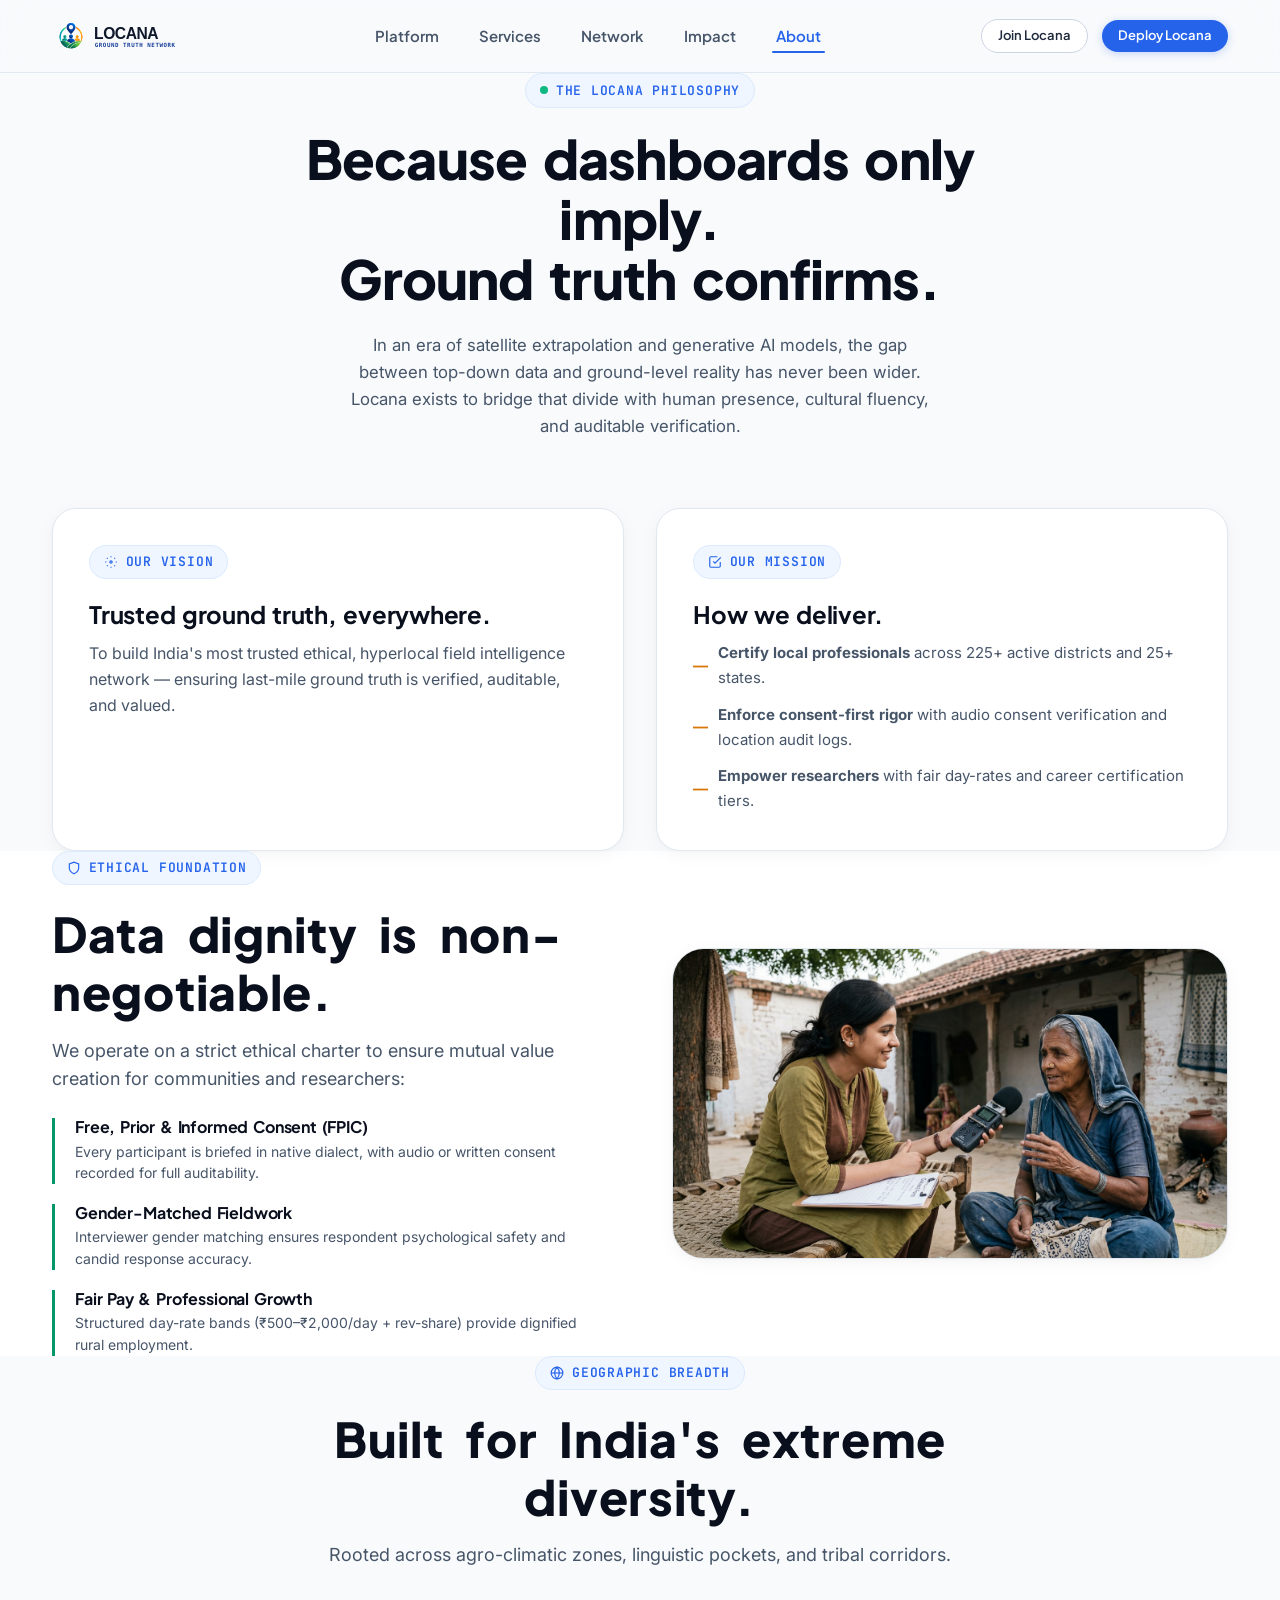
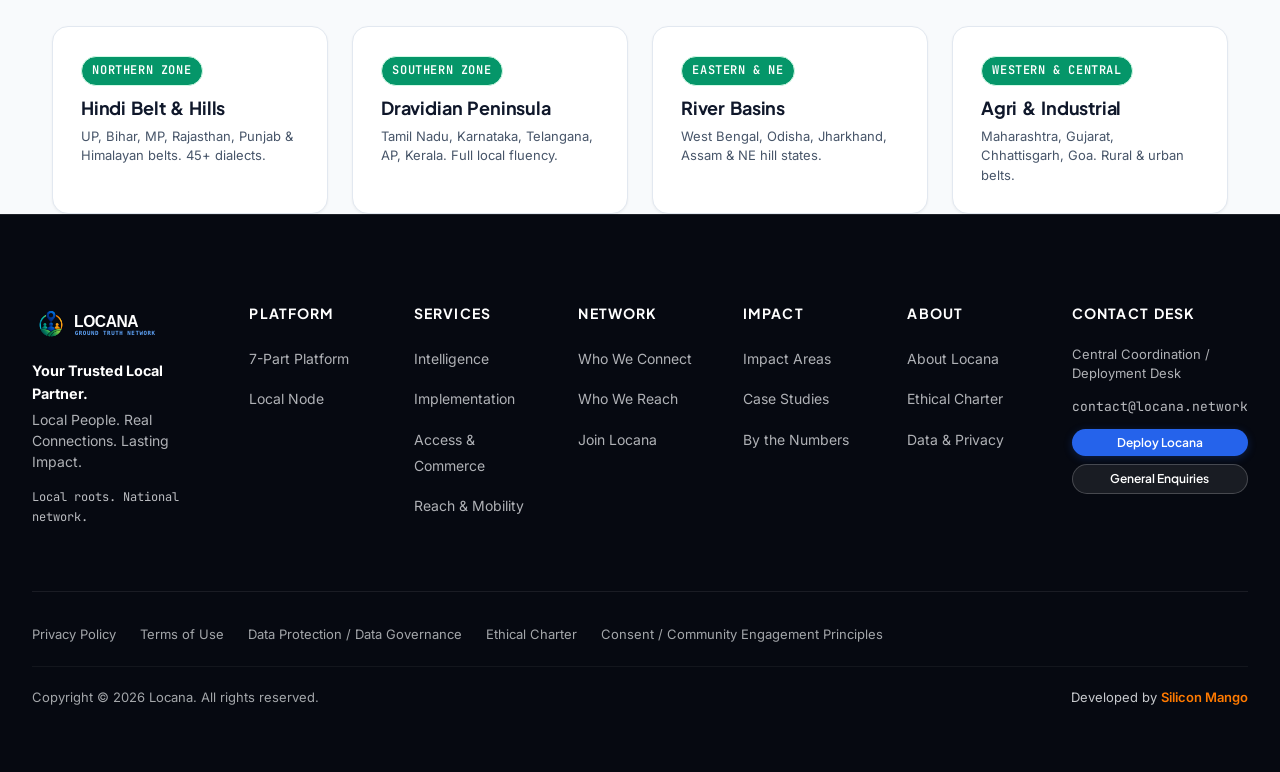
<file: about.html>
<!DOCTYPE html>
<html lang="en">
<head>
  <meta charset="UTF-8">
  <meta name="viewport" content="width=device-width, initial-scale=1.0">
  <title>About Us — Locana | “Local roots, National network”</title>
  <meta name="description" content="Learn how Locana converts last-mile human presence across India into dependable, ethical, verified data for institutions through our certified field network.">
  <meta name="keywords" content="Locana about us, ethical field research India, ground truth network, FPIC data dignity, rural research network">
  
  <!-- Open Graph / Facebook -->
  <meta property="og:type" content="website">
  <meta property="og:url" content="https://locana.network/about.html">
  <meta property="og:title" content="About Locana — Ground Truth Intelligence Network">
  <meta property="og:description" content="Local roots, National network. Building India's most trusted ethical hyperlocal field intelligence network.">
  <meta property="og:image" content="assets/images/hero_field_network.jpg">

  <!-- Favicon -->
  <link rel="icon" type="image/svg+xml" href="assets/images/favicon.svg">

  <!-- Fonts -->
  <link rel="preconnect" href="https://fonts.googleapis.com">
  <link rel="preconnect" href="https://fonts.gstatic.com" crossorigin>
  <link href="https://fonts.googleapis.com/css2?family=Caveat:wght@600;700&family=Inter:wght@300;400;500;600;700&family=JetBrains+Mono:wght@400;500;600;700&family=Plus+Jakarta+Sans:wght@500;600;700;800&display=swap" rel="stylesheet">

  <!-- Stylesheet -->
  <link rel="stylesheet" href="styles/main.css">
</head>
<body>

  <!-- ========================================================================
       Top Navigation
       ======================================================================== -->
  <header class="header-nav">
    <div class="container">
      <div class="nav-wrapper">
        <a href="index.html" class="brand-logo-link" aria-label="Locana Homepage">
          <img src="assets/images/locana-logo.svg" alt="Locana Logo" class="brand-logo-img">
        </a>

        <nav>
          <ul class="nav-menu">
            <li><a href="index.html#platform-wheel" class="nav-link">Platform</a></li>
            <li><a href="services.html" class="nav-link">Services</a></li>
            <li><a href="index.html#who-we-connect" class="nav-link">Network</a></li>
            <li><a href="index.html#our-impact" class="nav-link">Impact</a></li>
            <li><a href="about.html" class="nav-link active">About</a></li>
          </ul>
        </nav>

        <div class="nav-actions">
          <a href="pricing.html" class="btn btn-secondary btn-sm">Join Locana</a>
          <a href="contact.html" class="btn btn-primary btn-sm">Deploy Locana</a>
          <button class="mobile-menu-toggle" aria-label="Toggle Navigation Menu">
            <svg width="24" height="24" viewBox="0 0 24 24" fill="none" stroke="currentColor" stroke-width="2" stroke-linecap="round" stroke-linejoin="round">
              <line x1="4" y1="12" x2="20" y2="12"></line>
              <line x1="4" y1="6" x2="20" y2="6"></line>
              <line x1="4" y1="18" x2="20" y2="18"></line>
            </svg>
          </button>
        </div>
      </div>
    </div>
  </header>

  <!-- Mobile Drawer Menu -->
  <div class="mobile-drawer" role="dialog" aria-label="Mobile Navigation">
    <div class="mobile-drawer-inner">
      <div style="margin-bottom: 1.25rem; padding-bottom: 0.85rem; border-bottom: 1px solid rgba(226, 232, 240, 0.7);">
        <a href="index.html" class="brand-logo-link" aria-label="Locana Homepage">
          <img src="assets/images/locana-logo.svg" alt="Locana Logo" class="brand-logo-img">
        </a>
      </div>
      <ul class="mobile-nav-list">
        <li><a href="index.html#platform-wheel">Platform</a></li>
        <li><a href="services.html">Services</a></li>
        <li><a href="index.html#who-we-connect">Network</a></li>
        <li><a href="index.html#our-impact">Impact</a></li>
        <li><a href="about.html">About</a></li>
      </ul>
      <div class="mobile-nav-actions">
        <a href="pricing.html" class="btn btn-secondary" style="width: 100%;">Join Locana</a>
        <a href="contact.html" class="btn btn-primary" style="width: 100%;">Deploy Locana</a>
      </div>
    </div>
  </div>

  <!-- ========================================================================
       Editorial Hero Section
       ======================================================================== -->
  <section class="section-spacing bg-canvas" style="padding-bottom: 3rem;">
    <div class="container container-narrow text-center" style="text-align: center;">
      <div class="kicker" style="justify-content: center;">
        <span class="pulse-dot"></span>
        <span>The Locana Philosophy</span>
      </div>
      <h1 class="hero-title" style="margin-bottom: 1.5rem;">
        Because dashboards only imply.<br>
        <span class="editorial-italic">Ground truth confirms.</span>
      </h1>
      <p class="hero-subtitle" style="margin-left: auto; margin-right: auto;">
        In an era of satellite extrapolation and generative AI models, the gap between top-down data and ground-level reality has never been wider. Locana exists to bridge that divide with human presence, cultural fluency, and auditable verification.
      </p>
    </div>
  </section>

  <!-- ========================================================================
       Vision & Mission Cards
       ======================================================================== -->
  <section class="section-spacing-sm bg-canvas">
    <div class="container">
      <div style="display: grid; grid-template-columns: 1fr 1fr; gap: 2rem;" class="reveal">
        <div style="background: #FFFFFF; border: 1px solid var(--border-light); border-radius: var(--radius-lg); padding: 2.25rem; box-shadow: var(--shadow-card);">
          <div class="kicker">
            <svg width="14" height="14" viewBox="0 0 24 24" fill="none" stroke="currentColor" stroke-width="2"><circle cx="12" cy="12" r="2"></circle><path d="M12 2v2M12 20v2M4.93 4.93l1.41 1.41M17.66 17.66l1.41 1.41M2 12h2M20 12h2M6.34 17.66l-1.41 1.41M19.07 4.93l-1.41 1.41"></path></svg>
            <span>Our Vision</span>
          </div>
          <h3 style="font-size: 1.5rem; color: var(--slate-900); margin-bottom: 0.75rem; line-height: 1.25;">
            Trusted ground truth, everywhere.
          </h3>
          <p style="color: var(--slate-600); font-size: 1rem; line-height: 1.6;">
            To build India's most trusted ethical, hyperlocal field intelligence network — ensuring last-mile ground truth is verified, auditable, and valued.
          </p>
        </div>

        <div style="background: #FFFFFF; border: 1px solid var(--border-light); border-radius: var(--radius-lg); padding: 2.25rem; box-shadow: var(--shadow-card);">
          <div class="kicker kicker-ochre">
            <svg width="14" height="14" viewBox="0 0 24 24" fill="none" stroke="currentColor" stroke-width="2"><polyline points="9 11 12 14 22 4"></polyline><path d="M21 12v7a2 2 0 0 1-2 2H5a2 2 0 0 1-2-2V5a2 2 0 0 1 2-2h11"></path></svg>
            <span>Our Mission</span>
          </div>
          <h3 style="font-size: 1.5rem; color: var(--slate-900); margin-bottom: 0.75rem; line-height: 1.25;">
            How we deliver.
          </h3>
          <ul style="list-style: none; display: flex; flex-direction: column; gap: 0.75rem; color: var(--slate-600); font-size: 0.9375rem;">
            <li style="display: flex; gap: 0.625rem; align-items: center;">
              <span style="color: var(--amber-600); font-weight: 700;">—</span>
              <span><strong>Certify local professionals</strong> across 225+ active districts and 25+ states.</span>
            </li>
            <li style="display: flex; gap: 0.625rem; align-items: center;">
              <span style="color: var(--amber-600); font-weight: 700;">—</span>
              <span><strong>Enforce consent-first rigor</strong> with audio consent verification and location audit logs.</span>
            </li>
            <li style="display: flex; gap: 0.625rem; align-items: center;">
              <span style="color: var(--amber-600); font-weight: 700;">—</span>
              <span><strong>Empower researchers</strong> with fair day-rates and career certification tiers.</span>
            </li>
          </ul>
        </div>
      </div>
    </div>
  </section>

  <!-- ========================================================================
       The Ethical Charter (FPIC Core)
       ======================================================================== -->
  <section id="ethics" class="section-spacing bg-white">
    <div class="container">
      <div style="display: grid; grid-template-columns: 1fr 1fr; gap: 4rem; align-items: center;" class="reveal">
        <div>
          <div class="kicker">
            <svg width="14" height="14" viewBox="0 0 24 24" fill="none" stroke="currentColor" stroke-width="2"><path d="M12 22s8-4 8-10V5l-8-3-8 3v7c0 6 8 10 8 10z"></path></svg>
            <span>Ethical Foundation</span>
          </div>
          <h2 class="section-title">Data dignity is non-negotiable.</h2>
          <p class="section-subtitle" style="margin-bottom: 1.5rem;">
            We operate on a strict ethical charter to ensure mutual value creation for communities and researchers:
          </p>

          <div style="display: flex; flex-direction: column; gap: 1.25rem;">
            <div style="border-left: 3px solid var(--emerald-600); padding-left: 1.25rem;">
              <h4 style="font-size: 1rem; color: var(--slate-900); margin-bottom: 0.25rem;">Free, Prior & Informed Consent (FPIC)</h4>
              <p style="font-size: 0.875rem; color: var(--slate-600); line-height: 1.55;">
                Every participant is briefed in native dialect, with audio or written consent recorded for full auditability.
              </p>
            </div>

            <div style="border-left: 3px solid var(--emerald-600); padding-left: 1.25rem;">
              <h4 style="font-size: 1rem; color: var(--slate-900); margin-bottom: 0.25rem;">Gender-Matched Fieldwork</h4>
              <p style="font-size: 0.875rem; color: var(--slate-600); line-height: 1.55;">
                Interviewer gender matching ensures respondent psychological safety and candid response accuracy.
              </p>
            </div>

            <div style="border-left: 3px solid var(--emerald-600); padding-left: 1.25rem;">
              <h4 style="font-size: 1rem; color: var(--slate-900); margin-bottom: 0.25rem;">Fair Pay & Professional Growth</h4>
              <p style="font-size: 0.875rem; color: var(--slate-600); line-height: 1.55;">
                Structured day-rate bands (₹500–₹2,000/day + rev-share) provide dignified rural employment.
              </p>
            </div>
          </div>
        </div>

        <div style="border-radius: var(--radius-xl); overflow: hidden; box-shadow: var(--shadow-card); border: 1px solid var(--border-light);">
          <img src="assets/images/vernacular_ai_voice.jpg" alt="Locana researcher conducting respectful community vernacular interview">
        </div>
      </div>
    </div>
  </section>

  <!-- ========================================================================
       National Presence & Coverage Architecture
       ======================================================================== -->
  <section class="section-spacing bg-canvas">
    <div class="container">
      <div style="text-align: center; max-width: 680px; margin: 0 auto 3.5rem auto;" class="reveal">
        <div class="kicker" style="justify-content: center;">
          <svg width="14" height="14" viewBox="0 0 24 24" fill="none" stroke="currentColor" stroke-width="2"><circle cx="12" cy="12" r="10"></circle><line x1="2" y1="12" x2="22" y2="12"></line><path d="M12 2a15.3 15.3 0 0 1 4 10 15.3 15.3 0 0 1-4 10 15.3 15.3 0 0 1-4-10 15.3 15.3 0 0 1 4-10z"></path></svg>
          <span>Geographic Breadth</span>
        </div>
        <h2 class="section-title">Built for India's extreme diversity.</h2>
        <p class="section-subtitle" style="margin: 0 auto;">
          Rooted across agro-climatic zones, linguistic pockets, and tribal corridors.
        </p>
      </div>

      <div style="display: grid; grid-template-columns: repeat(4, 1fr); gap: 1.5rem;" class="reveal">
        <div style="background: #FFFFFF; padding: 1.75rem; border-radius: var(--radius-md); border: 1px solid var(--border-light); box-shadow: var(--shadow-subtle);">
          <span class="badge badge-emerald" style="margin-bottom: 0.75rem;">Northern Zone</span>
          <h4 style="font-size: 1.125rem; margin-bottom: 0.5rem;">Hindi Belt & Hills</h4>
          <p style="font-size: 0.8125rem; color: var(--slate-600); line-height: 1.5;">UP, Bihar, MP, Rajasthan, Punjab & Himalayan belts. 45+ dialects.</p>
        </div>

        <div style="background: #FFFFFF; padding: 1.75rem; border-radius: var(--radius-md); border: 1px solid var(--border-light); box-shadow: var(--shadow-subtle);">
          <span class="badge badge-emerald" style="margin-bottom: 0.75rem;">Southern Zone</span>
          <h4 style="font-size: 1.125rem; margin-bottom: 0.5rem;">Dravidian Peninsula</h4>
          <p style="font-size: 0.8125rem; color: var(--slate-600); line-height: 1.5;">Tamil Nadu, Karnataka, Telangana, AP, Kerala. Full local fluency.</p>
        </div>

        <div style="background: #FFFFFF; padding: 1.75rem; border-radius: var(--radius-md); border: 1px solid var(--border-light); box-shadow: var(--shadow-subtle);">
          <span class="badge badge-emerald" style="margin-bottom: 0.75rem;">Eastern & NE</span>
          <h4 style="font-size: 1.125rem; margin-bottom: 0.5rem;">River Basins</h4>
          <p style="font-size: 0.8125rem; color: var(--slate-600); line-height: 1.5;">West Bengal, Odisha, Jharkhand, Assam & NE hill states.</p>
        </div>

        <div style="background: #FFFFFF; padding: 1.75rem; border-radius: var(--radius-md); border: 1px solid var(--border-light); box-shadow: var(--shadow-subtle);">
          <span class="badge badge-emerald" style="margin-bottom: 0.75rem;">Western & Central</span>
          <h4 style="font-size: 1.125rem; margin-bottom: 0.5rem;">Agri & Industrial</h4>
          <p style="font-size: 0.8125rem; color: var(--slate-600); line-height: 1.5;">Maharashtra, Gujarat, Chhattisgarh, Goa. Rural & urban belts.</p>
        </div>
      </div>
    </div>
  </section>

  <!-- ========================================================================
       Global Footer
       ======================================================================== -->
  <footer class="site-footer">
    <div class="container container-wide">
      <div class="footer-top-grid">
        
        <!-- Brand Column -->
        <div class="footer-brand">
          <img src="assets/images/locana-logo-white.svg" alt="Locana Logo" style="height: 38px; width: auto;">
          <p style="font-weight: 700; color: #FFFFFF; margin-top: 1rem; margin-bottom: 0.25rem;">
            Your Trusted Local Partner.
          </p>
          <p style="font-size: 0.875rem; line-height: 1.5; color: rgba(248, 250, 252, 0.7); margin-top: 0;">
            Local People. Real Connections. Lasting Impact.
          </p>
          <div style="margin-top: 1rem; font-family: var(--font-mono); font-size: 0.75rem; color: var(--blue-400);">
            Local roots. National network.
          </div>
        </div>

        <!-- 1. Platform -->
        <div>
          <h4 class="footer-heading">Platform</h4>
          <ul class="footer-links">
            <li><a href="index.html#platform-wheel">7-Part Platform</a></li>
            <li><a href="index.html#local-node">Local Node</a></li>
          </ul>
        </div>

        <!-- 2. Services -->
        <div>
          <h4 class="footer-heading">Services</h4>
          <ul class="footer-links">
            <li><a href="services.html">Intelligence</a></li>
            <li><a href="services.html">Implementation</a></li>
            <li><a href="services.html">Access & Commerce</a></li>
            <li><a href="services.html">Reach & Mobility</a></li>
          </ul>
        </div>

        <!-- 3. Network -->
        <div>
          <h4 class="footer-heading">Network</h4>
          <ul class="footer-links">
            <li><a href="index.html#who-we-connect">Who We Connect</a></li>
            <li><a href="index.html#who-we-connect">Who We Reach</a></li>
            <li><a href="pricing.html">Join Locana</a></li>
          </ul>
        </div>

        <!-- 4. Impact -->
        <div>
          <h4 class="footer-heading">Impact</h4>
          <ul class="footer-links">
            <li><a href="index.html#our-impact">Impact Areas</a></li>
            <li><a href="services.html#case-studies">Case Studies</a></li>
            <li><a href="index.html#numbers-metrics">By the Numbers</a></li>
          </ul>
        </div>

        <!-- 5. About -->
        <div>
          <h4 class="footer-heading">About</h4>
          <ul class="footer-links">
            <li><a href="about.html">About Locana</a></li>
            <li><a href="about.html#ethics">Ethical Charter</a></li>
            <li><a href="about.html#privacy">Data & Privacy</a></li>
          </ul>
        </div>

        <!-- 6. Contact & Desk -->
        <div>
          <h4 class="footer-heading">Contact Desk</h4>
          <p style="font-size: 0.8125rem; color: rgba(248,250,252,0.7); line-height: 1.5; margin-bottom: 0.75rem;">
            Central Coordination / Deployment Desk
          </p>
          <a href="mailto:contact@locana.network" style="color: var(--blue-400); font-family: var(--font-mono); font-size: 0.8125rem; display: block; margin-bottom: 0.75rem;">
            contact@locana.network
          </a>
          <div style="display: flex; flex-direction: column; gap: 0.5rem;">
            <a href="contact.html" class="btn btn-primary btn-sm" style="font-size: 0.75rem; padding: 0.4rem 0.8rem; justify-content: center;">
              <span>Deploy Locana</span>
            </a>
            <a href="contact.html" class="btn btn-secondary btn-sm" style="font-size: 0.75rem; padding: 0.4rem 0.8rem; justify-content: center; background: rgba(255,255,255,0.08); color: #FFFFFF; border-color: rgba(255,255,255,0.2);">
              <span>General Enquiries</span>
            </a>
          </div>
        </div>

      </div>

      <!-- Legal Links -->
      <div class="footer-legal-row">
        <div class="footer-legal-links">
          <a href="about.html#privacy">Privacy Policy</a>
          <a href="about.html#terms">Terms of Use</a>
          <a href="about.html#data-governance">Data Protection / Data Governance</a>
          <a href="about.html#ethics">Ethical Charter</a>
          <a href="about.html#consent">Consent / Community Engagement Principles</a>
        </div>
      </div>

      <!-- Legal Links & Copyright -->
      <div class="footer-bottom">
        <div class="footer-copyright">
          Copyright © 2026 Locana. All rights reserved.
        </div>
        <div class="footer-developed-by">
          Developed by <a href="https://www.siliconmango.com" target="_blank" rel="noopener" class="silicon-mango-link">Silicon Mango</a>
        </div>
      </div>
    </div>
  </footer>

  <!-- Scripts -->
  <script src="scripts/main.js"></script>
</body>
</html>
</file>
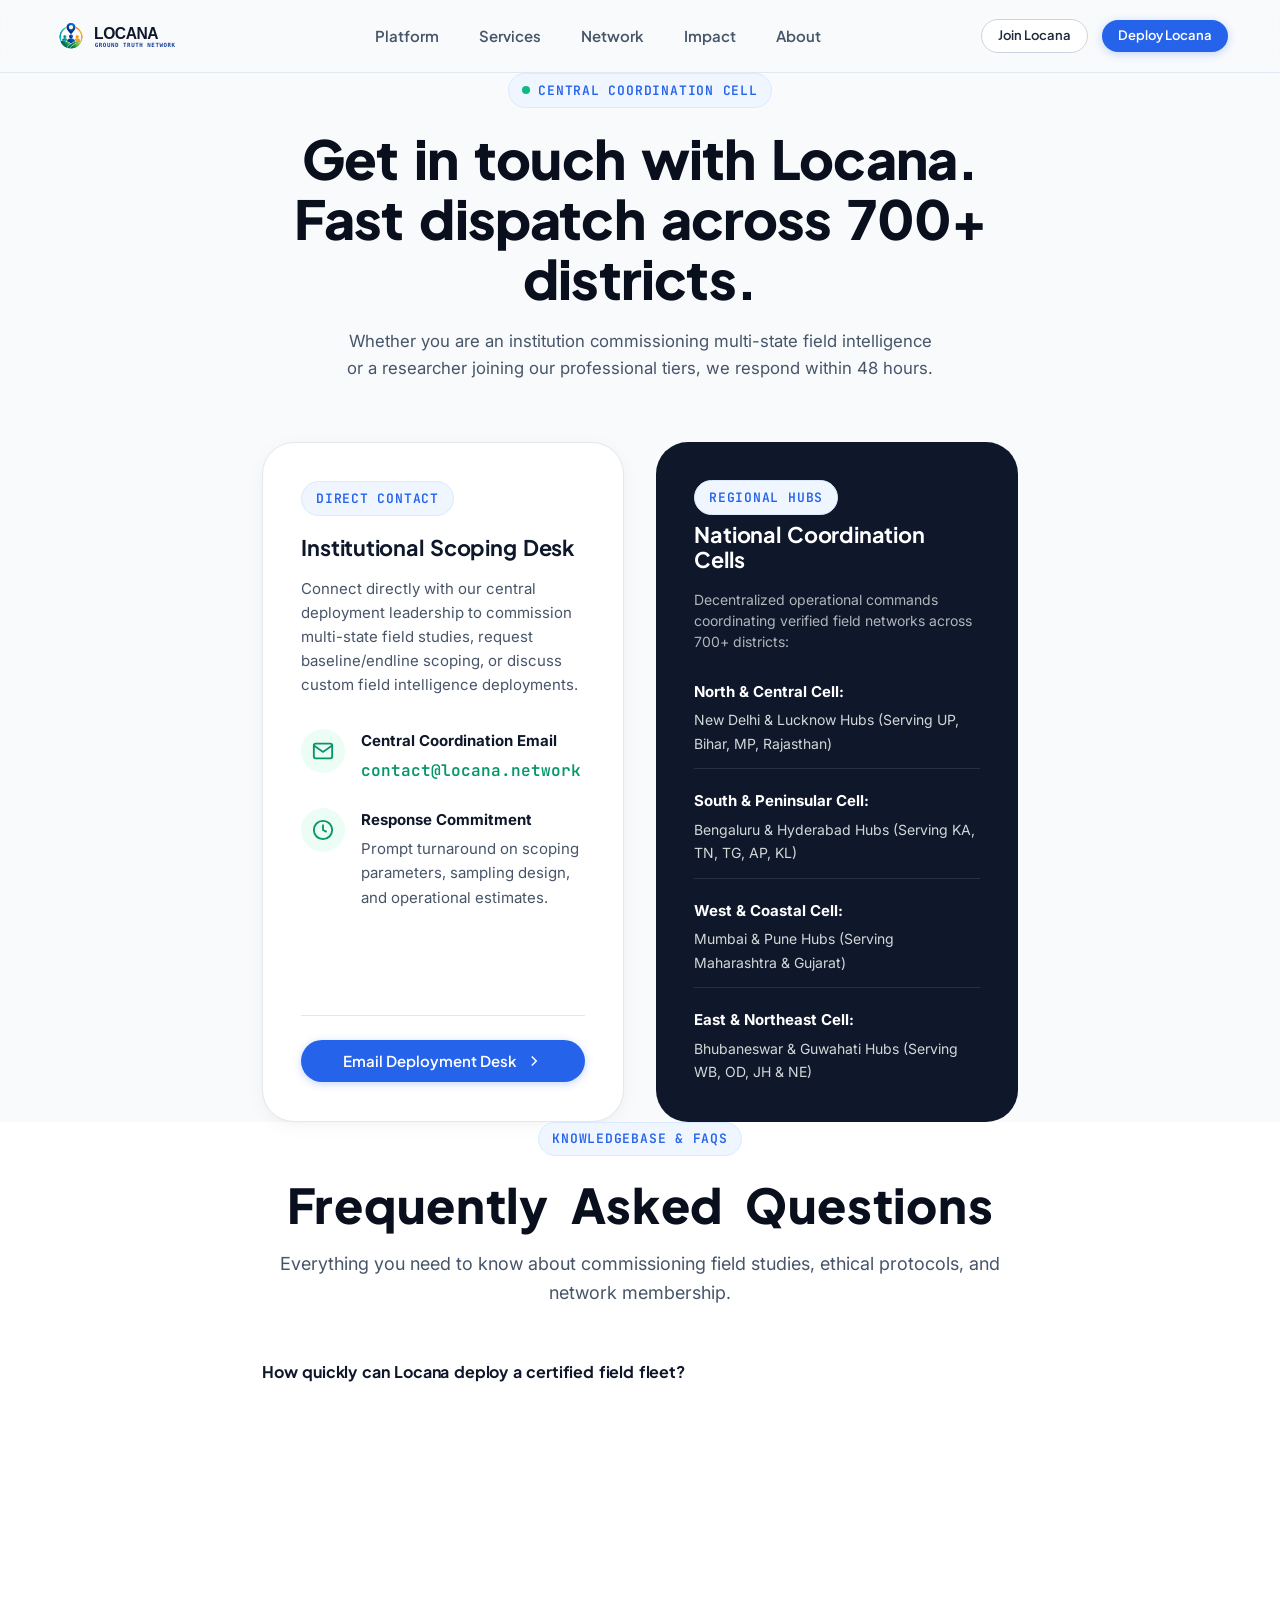
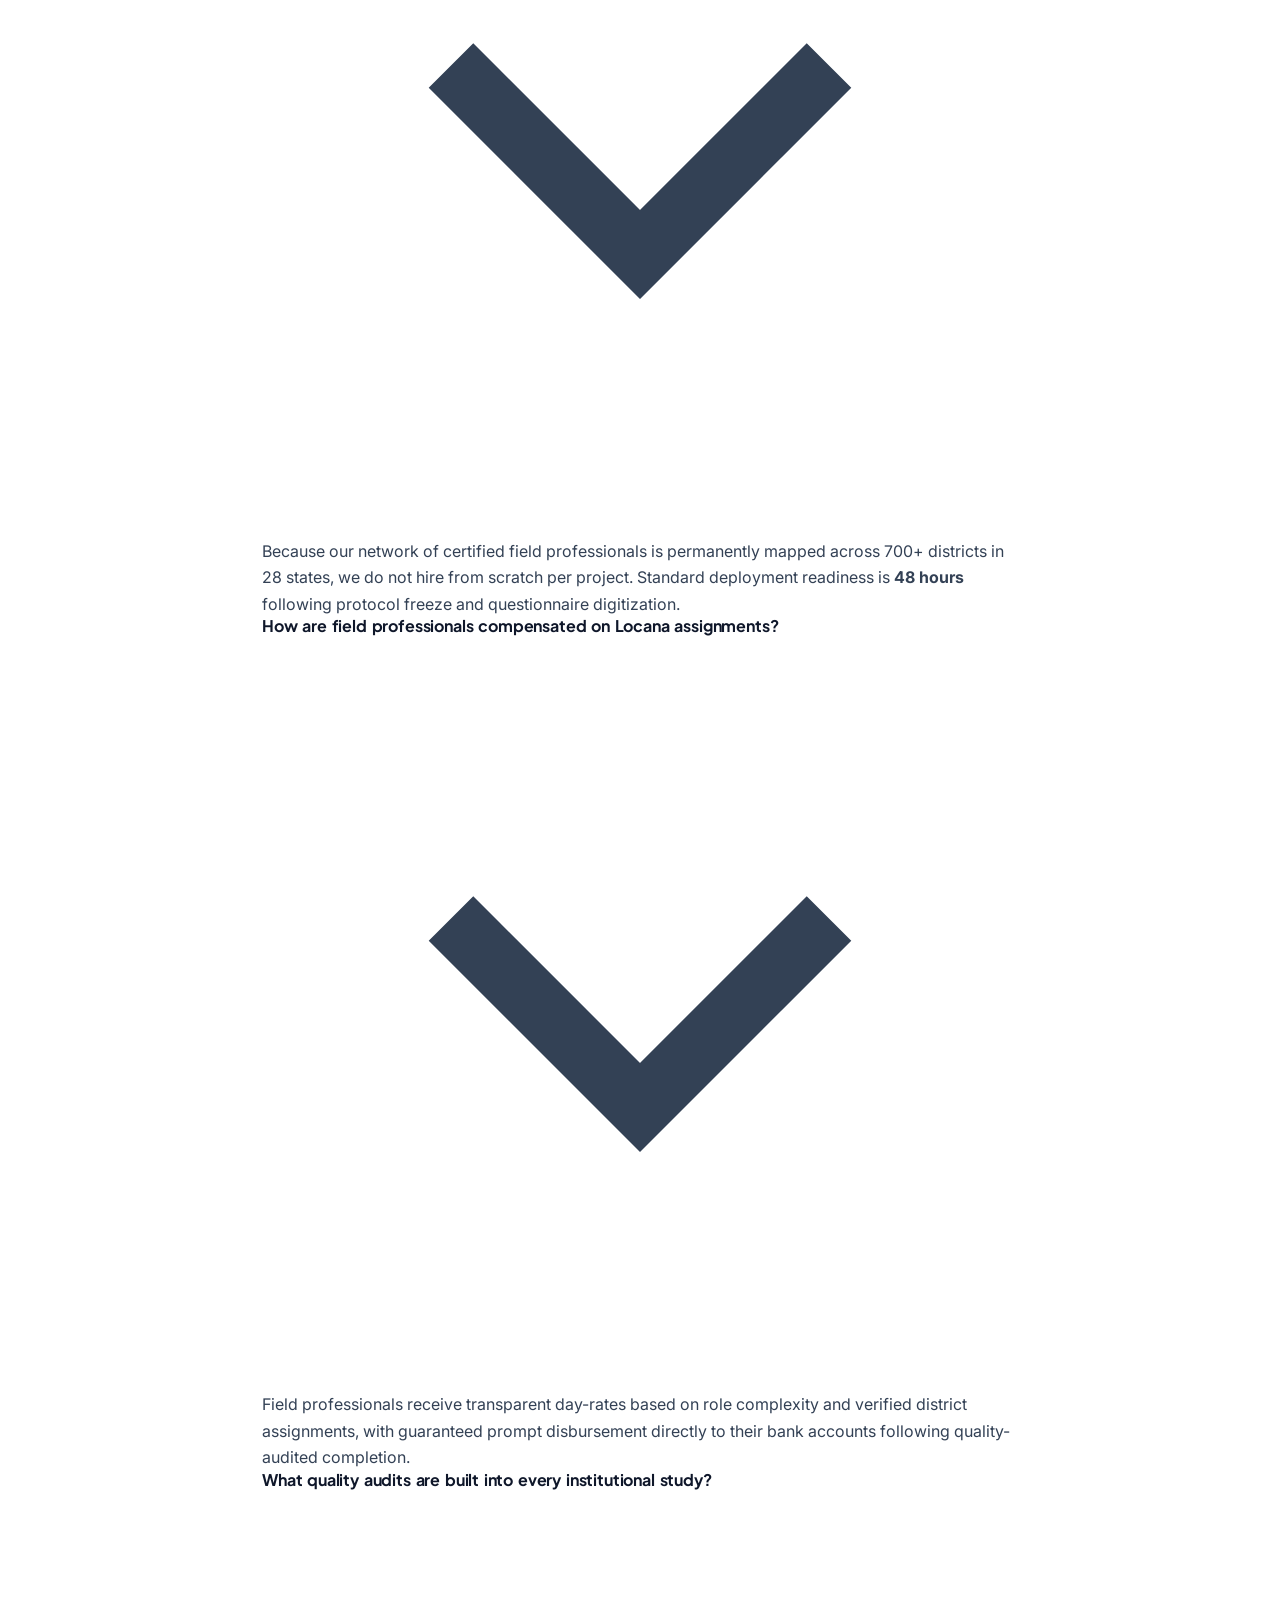
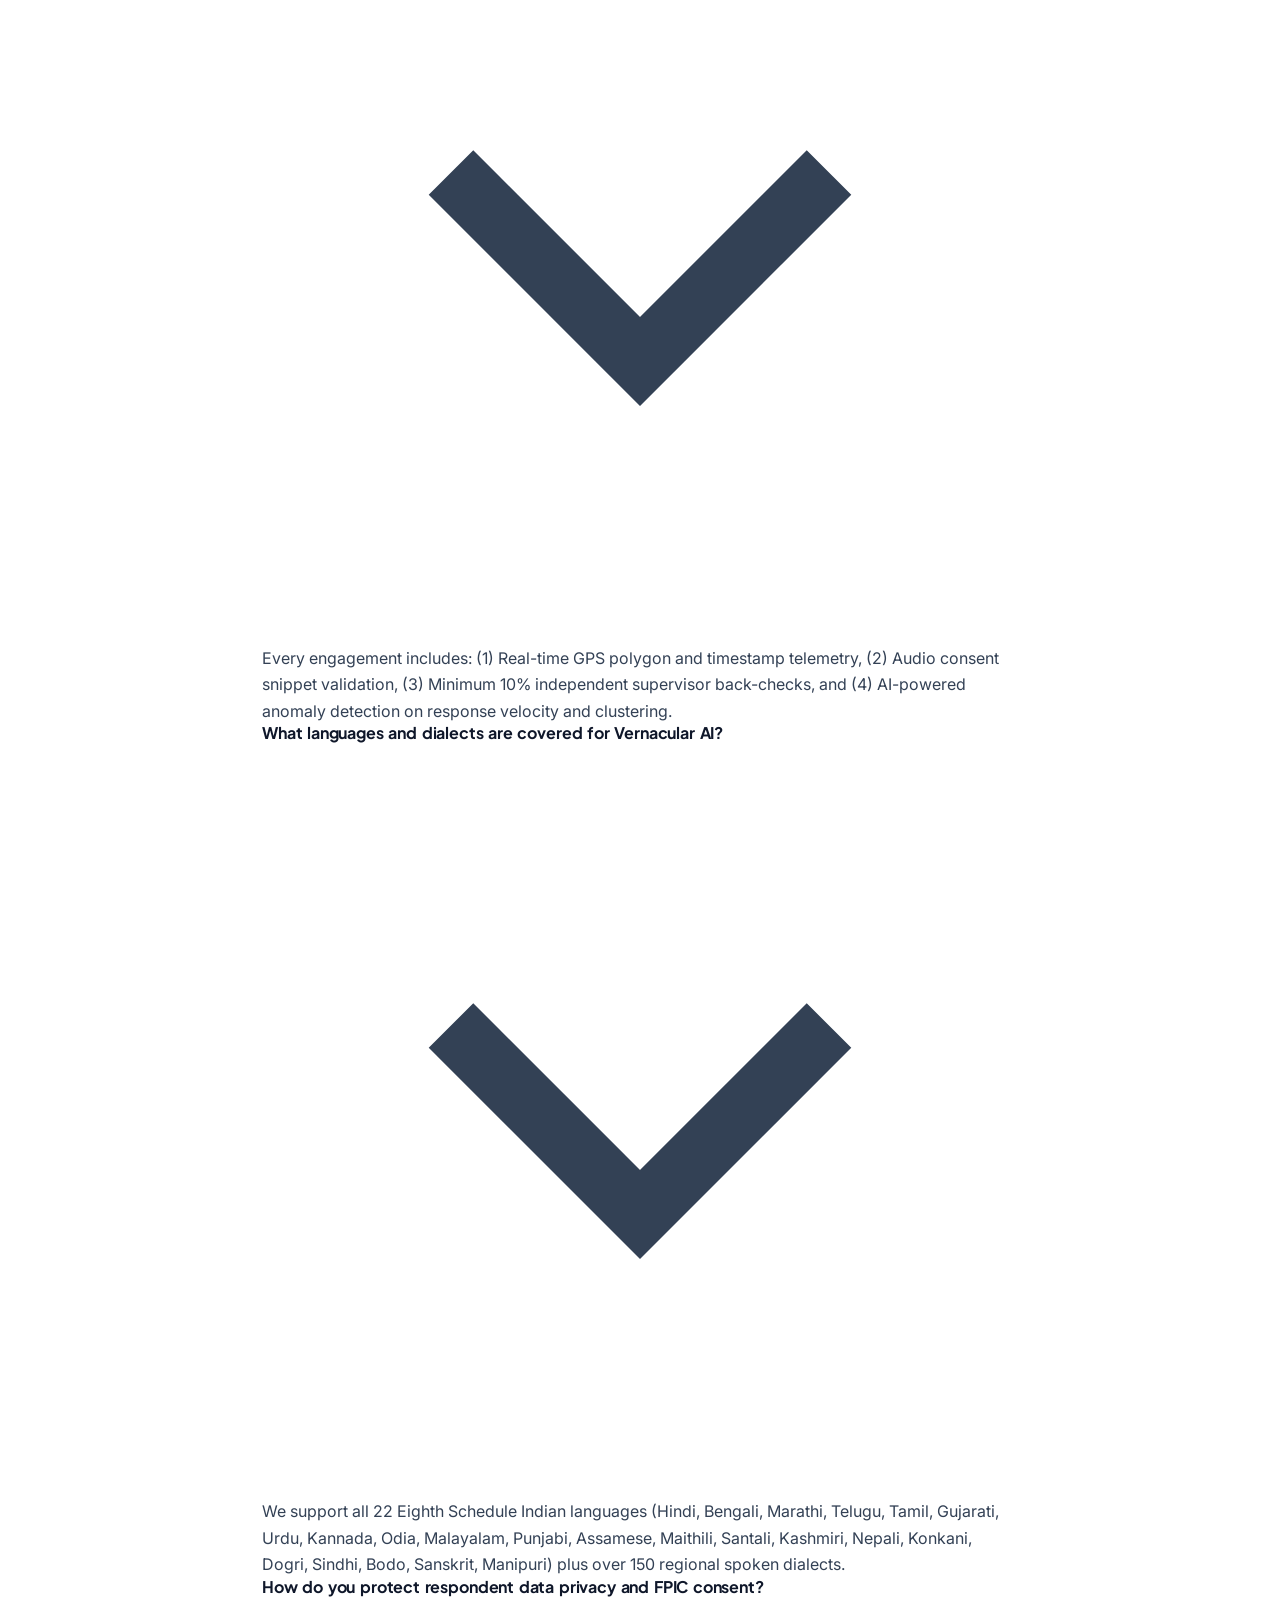
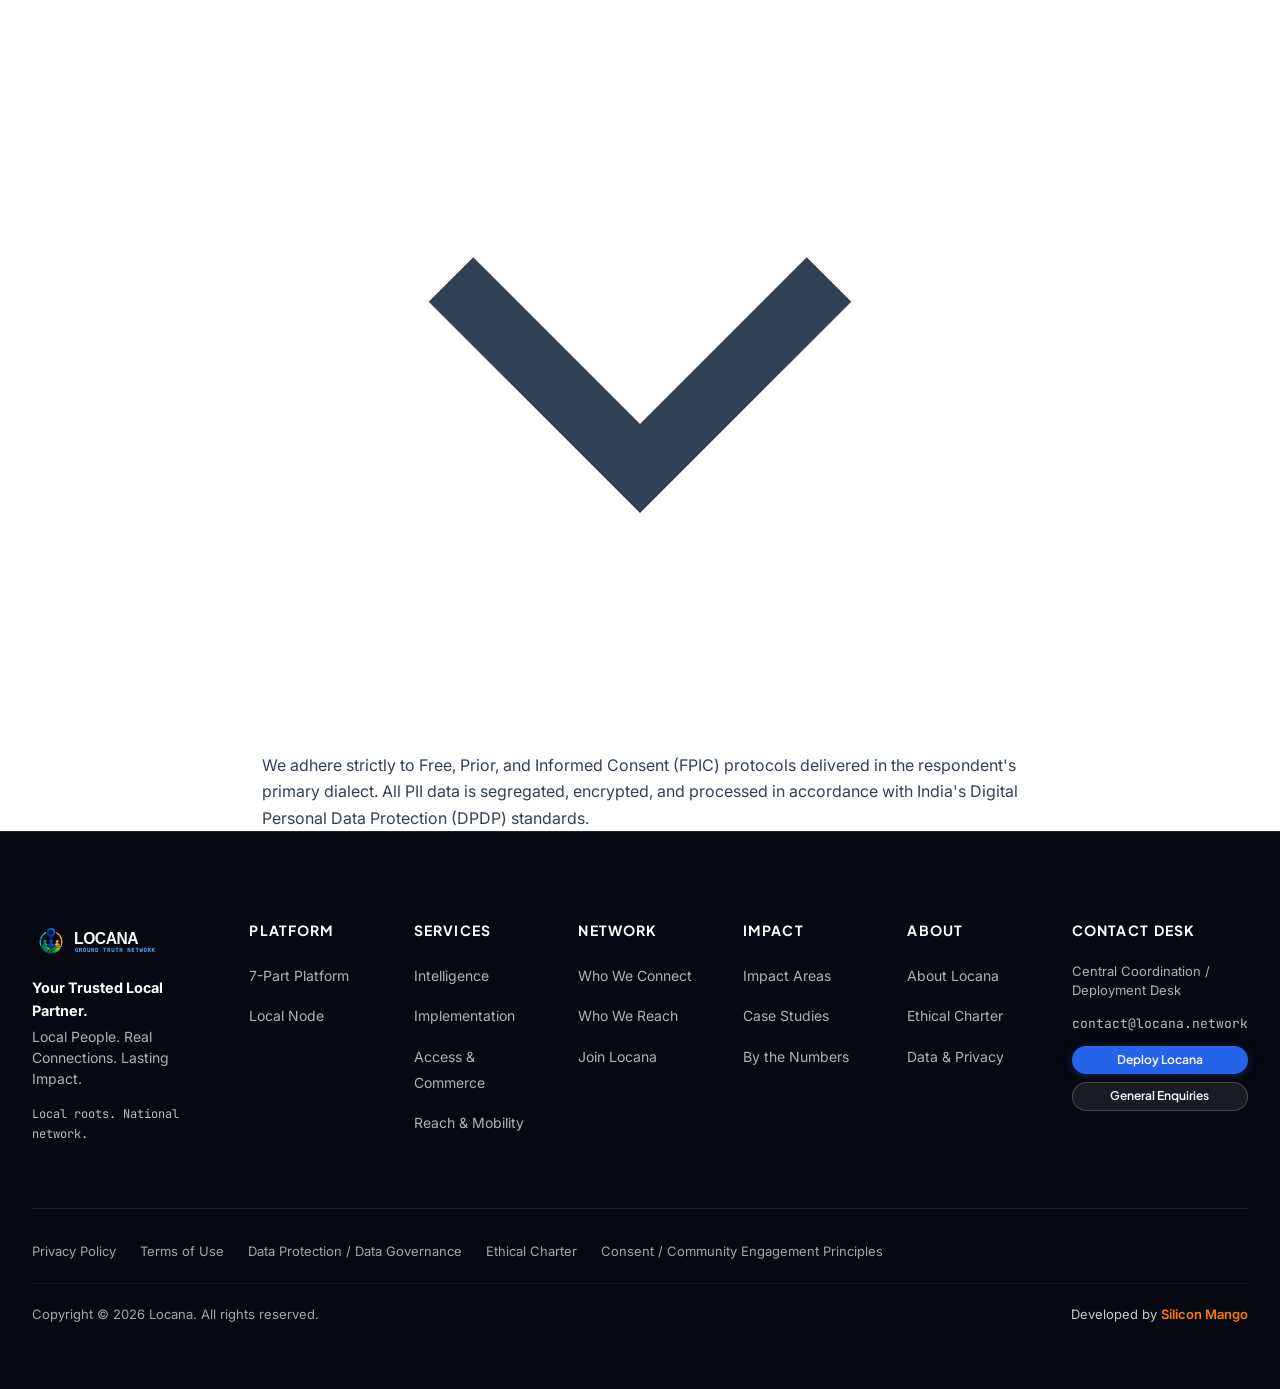
<file: contact.html>
<!DOCTYPE html>
<html lang="en">
<head>
  <meta charset="UTF-8">
  <meta name="viewport" content="width=device-width, initial-scale=1.0">
  <title>Contact & Dispatch — Locana | “Local roots, National network”</title>
  <meta name="description" content="Deploy a verified field research fleet in 48 hours or apply to join India's premier ethical field intelligence network.">
  <meta name="keywords" content="hire field research agency India, field enumerator application, Locana contact, baseline survey quote, vernacular AI data RFP">
  
  <!-- Open Graph / Facebook -->
  <meta property="og:type" content="website">
  <meta property="og:url" content="https://locana.network/contact.html">
  <meta property="og:title" content="Contact Locana — Dispatch & Network Application">
  <meta property="og:description" content="Submit your institutional scoping brief or apply to join our certified field network.">
  <meta property="og:image" content="assets/images/hero_field_network.jpg">

  <!-- Favicon -->
  <link rel="icon" type="image/svg+xml" href="assets/images/favicon.svg">

  <!-- Fonts -->
  <link rel="preconnect" href="https://fonts.googleapis.com">
  <link rel="preconnect" href="https://fonts.gstatic.com" crossorigin>
  <link href="https://fonts.googleapis.com/css2?family=Caveat:wght@600;700&family=Inter:wght@300;400;500;600;700&family=JetBrains+Mono:wght@400;500;600;700&family=Plus+Jakarta+Sans:wght@500;600;700;800&display=swap" rel="stylesheet">

  <!-- Stylesheet -->
  <link rel="stylesheet" href="styles/main.css">
</head>
<body>

  <!-- ========================================================================
       Top Navigation
       ======================================================================== -->
  <header class="header-nav">
    <div class="container">
      <div class="nav-wrapper">
        <a href="index.html" class="brand-logo-link" aria-label="Locana Homepage">
          <img src="assets/images/locana-logo.svg" alt="Locana Logo" class="brand-logo-img">
        </a>

        <nav>
          <ul class="nav-menu">
            <li><a href="index.html#platform-wheel" class="nav-link">Platform</a></li>
            <li><a href="services.html" class="nav-link">Services</a></li>
            <li><a href="index.html#who-we-connect" class="nav-link">Network</a></li>
            <li><a href="index.html#our-impact" class="nav-link">Impact</a></li>
            <li><a href="about.html" class="nav-link">About</a></li>
          </ul>
        </nav>

        <div class="nav-actions">
          <a href="pricing.html" class="btn btn-secondary btn-sm">Join Locana</a>
          <a href="contact.html" class="btn btn-primary btn-sm">Deploy Locana</a>
          <button class="mobile-menu-toggle" aria-label="Toggle Navigation Menu">
            <svg width="24" height="24" viewBox="0 0 24 24" fill="none" stroke="currentColor" stroke-width="2" stroke-linecap="round" stroke-linejoin="round">
              <line x1="4" y1="12" x2="20" y2="12"></line>
              <line x1="4" y1="6" x2="20" y2="6"></line>
              <line x1="4" y1="18" x2="20" y2="18"></line>
            </svg>
          </button>
        </div>
      </div>
    </div>
  </header>

  <!-- Mobile Drawer Menu -->
  <div class="mobile-drawer" role="dialog" aria-label="Mobile Navigation">
    <div class="mobile-drawer-inner">
      <div style="margin-bottom: 1.25rem; padding-bottom: 0.85rem; border-bottom: 1px solid rgba(226, 232, 240, 0.7);">
        <a href="index.html" class="brand-logo-link" aria-label="Locana Homepage">
          <img src="assets/images/locana-logo.svg" alt="Locana Logo" class="brand-logo-img">
        </a>
      </div>
      <ul class="mobile-nav-list">
        <li><a href="index.html#platform-wheel">Platform</a></li>
        <li><a href="services.html">Services</a></li>
        <li><a href="index.html#who-we-connect">Network</a></li>
        <li><a href="index.html#our-impact">Impact</a></li>
        <li><a href="about.html">About</a></li>
      </ul>
      <div class="mobile-nav-actions">
        <a href="pricing.html" class="btn btn-secondary" style="width: 100%;">Join Locana</a>
        <a href="contact.html" class="btn btn-primary" style="width: 100%;">Deploy Locana</a>
      </div>
    </div>
  </div>

  <!-- ========================================================================
       Contact Header
       ======================================================================== -->
  <section class="section-spacing bg-canvas" style="padding-bottom: 2.5rem;">
    <div class="container container-narrow" style="text-align: center;">
      <div class="kicker" style="justify-content: center;">
        <span class="pulse-dot"></span>
        <span>Central Coordination Cell</span>
      </div>
      <h1 class="hero-title" style="margin-bottom: 1.25rem;">
        Get in touch with Locana.<br>
        <span class="editorial-italic">Fast dispatch across 700+ districts.</span>
      </h1>
      <p class="hero-subtitle" style="margin-left: auto; margin-right: auto;">
        Whether you are an institution commissioning multi-state field intelligence or a researcher joining our professional tiers, we respond within 48 hours.
      </p>
    </div>
  </section>

  <!-- ========================================================================
       Direct Contact & Regional Hubs
       ======================================================================== -->
  <section class="section-spacing-sm bg-canvas">
    <div class="container container-narrow">
      <div style="display: grid; grid-template-columns: repeat(auto-fit, minmax(320px, 1fr)); gap: 2rem; align-items: stretch;" class="reveal">
        
        <!-- Institutional Scoping Desk -->
        <div style="background: var(--surface-white); border: 1px solid var(--border-hairline); border-radius: var(--radius-xl); padding: clamp(1.75rem, 3vw, 2.5rem); box-shadow: var(--shadow-card); display: flex; flex-direction: column; justify-content: space-between;">
          <div>
            <div class="kicker">Direct Contact</div>
            <h3 style="font-size: 1.35rem; color: var(--ink-900); margin-bottom: 1rem;">Institutional Scoping Desk</h3>
            <p style="color: var(--text-secondary); font-size: 0.9375rem; line-height: 1.6; margin-bottom: 2rem;">
              Connect directly with our central deployment leadership to commission multi-state field studies, request baseline/endline scoping, or discuss custom field intelligence deployments.
            </p>
            
            <div style="display: flex; flex-direction: column; gap: 1.5rem; font-size: 0.9375rem;">
              <div style="display: flex; gap: 1rem; align-items: flex-start;">
                <div style="width: 44px; height: 44px; border-radius: 50%; background: var(--emerald-50); color: var(--emerald-600); display: flex; align-items: center; justify-content: center; flex-shrink: 0;">
                  <svg width="22" height="22" viewBox="0 0 24 24" fill="none" stroke="currentColor" stroke-width="2"><path d="M4 4h16c1.1 0 2 .9 2 2v12c0 1.1-.9 2-2 2H4c-1.1 0-2-.9-2-2V6c0-1.1.9-2 2-2z"></path><polyline points="22,6 12,13 2,6"></polyline></svg>
                </div>
                <div>
                  <strong style="color: var(--ink-900); display: block; margin-bottom: 0.25rem;">Central Coordination Email</strong>
                  <a href="mailto:contact@locana.network" style="color: var(--emerald-600); font-family: var(--font-mono); font-size: 1rem; font-weight: 600;">contact@locana.network</a>
                </div>
              </div>

              <div style="display: flex; gap: 1rem; align-items: flex-start;">
                <div style="width: 44px; height: 44px; border-radius: 50%; background: var(--emerald-50); color: var(--emerald-600); display: flex; align-items: center; justify-content: center; flex-shrink: 0;">
                  <svg width="22" height="22" viewBox="0 0 24 24" fill="none" stroke="currentColor" stroke-width="2"><circle cx="12" cy="12" r="10"></circle><polyline points="12 6 12 12 16 14"></polyline></svg>
                </div>
                <div>
                  <strong style="color: var(--ink-900); display: block; margin-bottom: 0.25rem;">Response Commitment</strong>
                  <span style="color: var(--text-secondary); line-height: 1.5;">Prompt turnaround on scoping parameters, sampling design, and operational estimates.</span>
                </div>
              </div>
            </div>
          </div>

          <div style="margin-top: 2rem; padding-top: 1.5rem; border-top: 1px solid var(--border-hairline);">
            <a href="mailto:contact@locana.network?subject=Locana%20Deployment%20Inquiry" class="btn btn-primary" style="width: 100%; justify-content: center;">
              <span>Email Deployment Desk</span>
              <svg width="18" height="18" viewBox="0 0 24 24" fill="none" stroke="currentColor" stroke-width="2"><polyline points="9 18 15 12 9 6"></polyline></svg>
            </a>
          </div>
        </div>

        <!-- Regional Hubs -->
        <div style="background: var(--ink-900); color: #FFFFFF; border-radius: var(--radius-xl); padding: clamp(1.75rem, 3vw, 2.5rem); display: flex; flex-direction: column; justify-content: space-between;">
          <div>
            <div class="kicker kicker-white" style="margin-bottom: 0.5rem;">Regional Hubs</div>
            <h4 style="font-size: 1.35rem; color: #FFFFFF; margin-bottom: 1rem;">National Coordination Cells</h4>
            <p style="color: rgba(244,250,247,0.7); font-size: 0.875rem; line-height: 1.5; margin-bottom: 1.75rem;">
              Decentralized operational commands coordinating verified field networks across 700+ districts:
            </p>

            <div style="display: flex; flex-direction: column; gap: 1.25rem; font-size: 0.875rem; color: rgba(244,250,247,0.85);">
              <div style="border-bottom: 1px solid rgba(255,255,255,0.1); padding-bottom: 0.85rem;">
                <strong style="color: #FFFFFF; display: block; font-size: 0.9375rem; margin-bottom: 0.25rem;">North & Central Cell:</strong>
                <span>New Delhi & Lucknow Hubs (Serving UP, Bihar, MP, Rajasthan)</span>
              </div>
              <div style="border-bottom: 1px solid rgba(255,255,255,0.1); padding-bottom: 0.85rem;">
                <strong style="color: #FFFFFF; display: block; font-size: 0.9375rem; margin-bottom: 0.25rem;">South & Peninsular Cell:</strong>
                <span>Bengaluru & Hyderabad Hubs (Serving KA, TN, TG, AP, KL)</span>
              </div>
              <div style="border-bottom: 1px solid rgba(255,255,255,0.1); padding-bottom: 0.85rem;">
                <strong style="color: #FFFFFF; display: block; font-size: 0.9375rem; margin-bottom: 0.25rem;">West & Coastal Cell:</strong>
                <span>Mumbai & Pune Hubs (Serving Maharashtra & Gujarat)</span>
              </div>
              <div>
                <strong style="color: #FFFFFF; display: block; font-size: 0.9375rem; margin-bottom: 0.25rem;">East & Northeast Cell:</strong>
                <span>Bhubaneswar & Guwahati Hubs (Serving WB, OD, JH & NE)</span>
              </div>
            </div>
          </div>
        </div>

      </div>
    </div>
  </section>

  <!-- ========================================================================
       Interactive FAQ Accordion Section
       ======================================================================== -->
  <section id="faqs" class="section-spacing bg-white">
    <div class="container container-narrow">
      <div style="text-align: center; margin-bottom: 3.5rem;" class="reveal">
        <div class="kicker" style="justify-content: center;">
          <span>Knowledgebase & FAQs</span>
        </div>
        <h2 class="section-title">Frequently Asked Questions</h2>
        <p class="section-subtitle" style="margin: 0 auto;">
          Everything you need to know about commissioning field studies, ethical protocols, and network membership.
        </p>
      </div>

      <div class="faq-accordion reveal">
        
        <!-- FAQ 1 -->
        <div class="faq-item active">
          <div class="faq-header">
            <h4>How quickly can Locana deploy a certified field fleet?</h4>
            <svg class="faq-icon" viewBox="0 0 24 24" fill="none" stroke="currentColor" stroke-width="2"><polyline points="6 9 12 15 18 9"></polyline></svg>
          </div>
          <div class="faq-body">
            Because our network of certified field professionals is permanently mapped across 700+ districts in 28 states, we do not hire from scratch per project. Standard deployment readiness is <strong>48 hours</strong> following protocol freeze and questionnaire digitization.
          </div>
        </div>

        <!-- FAQ 2 -->
        <div class="faq-item">
          <div class="faq-header">
            <h4>How are field professionals compensated on Locana assignments?</h4>
            <svg class="faq-icon" viewBox="0 0 24 24" fill="none" stroke="currentColor" stroke-width="2"><polyline points="6 9 12 15 18 9"></polyline></svg>
          </div>
          <div class="faq-body">
            Field professionals receive transparent day-rates based on role complexity and verified district assignments, with guaranteed prompt disbursement directly to their bank accounts following quality-audited completion.
          </div>
        </div>

        <!-- FAQ 3 -->
        <div class="faq-item">
          <div class="faq-header">
            <h4>What quality audits are built into every institutional study?</h4>
            <svg class="faq-icon" viewBox="0 0 24 24" fill="none" stroke="currentColor" stroke-width="2"><polyline points="6 9 12 15 18 9"></polyline></svg>
          </div>
          <div class="faq-body">
            Every engagement includes: (1) Real-time GPS polygon and timestamp telemetry, (2) Audio consent snippet validation, (3) Minimum 10% independent supervisor back-checks, and (4) AI-powered anomaly detection on response velocity and clustering.
          </div>
        </div>

        <!-- FAQ 4 -->
        <div class="faq-item">
          <div class="faq-header">
            <h4>What languages and dialects are covered for Vernacular AI?</h4>
            <svg class="faq-icon" viewBox="0 0 24 24" fill="none" stroke="currentColor" stroke-width="2"><polyline points="6 9 12 15 18 9"></polyline></svg>
          </div>
          <div class="faq-body">
            We support all 22 Eighth Schedule Indian languages (Hindi, Bengali, Marathi, Telugu, Tamil, Gujarati, Urdu, Kannada, Odia, Malayalam, Punjabi, Assamese, Maithili, Santali, Kashmiri, Nepali, Konkani, Dogri, Sindhi, Bodo, Sanskrit, Manipuri) plus over 150 regional spoken dialects.
          </div>
        </div>

        <!-- FAQ 5 -->
        <div class="faq-item">
          <div class="faq-header">
            <h4>How do you protect respondent data privacy and FPIC consent?</h4>
            <svg class="faq-icon" viewBox="0 0 24 24" fill="none" stroke="currentColor" stroke-width="2"><polyline points="6 9 12 15 18 9"></polyline></svg>
          </div>
          <div class="faq-body">
            We adhere strictly to Free, Prior, and Informed Consent (FPIC) protocols delivered in the respondent's primary dialect. All PII data is segregated, encrypted, and processed in accordance with India's Digital Personal Data Protection (DPDP) standards.
          </div>
        </div>

      </div>
    </div>
  </section>

  <!-- ========================================================================
       Global Footer
       ======================================================================== -->
  <footer class="site-footer">
    <div class="container container-wide">
      <div class="footer-top-grid">
        
        <!-- Brand Column -->
        <div class="footer-brand">
          <img src="assets/images/locana-logo-white.svg" alt="Locana Logo" style="height: 38px; width: auto;">
          <p style="font-weight: 700; color: #FFFFFF; margin-top: 1rem; margin-bottom: 0.25rem;">
            Your Trusted Local Partner.
          </p>
          <p style="font-size: 0.875rem; line-height: 1.5; color: rgba(248, 250, 252, 0.7); margin-top: 0;">
            Local People. Real Connections. Lasting Impact.
          </p>
          <div style="margin-top: 1rem; font-family: var(--font-mono); font-size: 0.75rem; color: var(--blue-400);">
            Local roots. National network.
          </div>
        </div>

        <!-- 1. Platform -->
        <div>
          <h4 class="footer-heading">Platform</h4>
          <ul class="footer-links">
            <li><a href="index.html#platform-wheel">7-Part Platform</a></li>
            <li><a href="index.html#local-node">Local Node</a></li>
          </ul>
        </div>

        <!-- 2. Services -->
        <div>
          <h4 class="footer-heading">Services</h4>
          <ul class="footer-links">
            <li><a href="services.html">Intelligence</a></li>
            <li><a href="services.html">Implementation</a></li>
            <li><a href="services.html">Access & Commerce</a></li>
            <li><a href="services.html">Reach & Mobility</a></li>
          </ul>
        </div>

        <!-- 3. Network -->
        <div>
          <h4 class="footer-heading">Network</h4>
          <ul class="footer-links">
            <li><a href="index.html#who-we-connect">Who We Connect</a></li>
            <li><a href="index.html#who-we-connect">Who We Reach</a></li>
            <li><a href="pricing.html">Join Locana</a></li>
          </ul>
        </div>

        <!-- 4. Impact -->
        <div>
          <h4 class="footer-heading">Impact</h4>
          <ul class="footer-links">
            <li><a href="index.html#our-impact">Impact Areas</a></li>
            <li><a href="services.html#case-studies">Case Studies</a></li>
            <li><a href="index.html#numbers-metrics">By the Numbers</a></li>
          </ul>
        </div>

        <!-- 5. About -->
        <div>
          <h4 class="footer-heading">About</h4>
          <ul class="footer-links">
            <li><a href="about.html">About Locana</a></li>
            <li><a href="about.html#ethics">Ethical Charter</a></li>
            <li><a href="about.html#privacy">Data & Privacy</a></li>
          </ul>
        </div>

        <!-- 6. Contact & Desk -->
        <div>
          <h4 class="footer-heading">Contact Desk</h4>
          <p style="font-size: 0.8125rem; color: rgba(248,250,252,0.7); line-height: 1.5; margin-bottom: 0.75rem;">
            Central Coordination / Deployment Desk
          </p>
          <a href="mailto:contact@locana.network" style="color: var(--blue-400); font-family: var(--font-mono); font-size: 0.8125rem; display: block; margin-bottom: 0.75rem;">
            contact@locana.network
          </a>
          <div style="display: flex; flex-direction: column; gap: 0.5rem;">
            <a href="contact.html" class="btn btn-primary btn-sm" style="font-size: 0.75rem; padding: 0.4rem 0.8rem; justify-content: center;">
              <span>Deploy Locana</span>
            </a>
            <a href="contact.html" class="btn btn-secondary btn-sm" style="font-size: 0.75rem; padding: 0.4rem 0.8rem; justify-content: center; background: rgba(255,255,255,0.08); color: #FFFFFF; border-color: rgba(255,255,255,0.2);">
              <span>General Enquiries</span>
            </a>
          </div>
        </div>

      </div>

      <!-- Legal Links -->
      <div class="footer-legal-row">
        <div class="footer-legal-links">
          <a href="about.html#privacy">Privacy Policy</a>
          <a href="about.html#terms">Terms of Use</a>
          <a href="about.html#data-governance">Data Protection / Data Governance</a>
          <a href="about.html#ethics">Ethical Charter</a>
          <a href="about.html#consent">Consent / Community Engagement Principles</a>
        </div>
      </div>

      <!-- Legal Links & Copyright -->
      <div class="footer-bottom">
        <div class="footer-copyright">
          Copyright © 2026 Locana. All rights reserved.
        </div>
        <div class="footer-developed-by">
          Developed by <a href="https://www.siliconmango.com" target="_blank" rel="noopener" class="silicon-mango-link">Silicon Mango</a>
        </div>
      </div>
    </div>
  </footer>

  <!-- Scripts -->
  <script src="scripts/main.js"></script>
  <script src="scripts/interactive.js"></script>
</body>
</html>
</file>
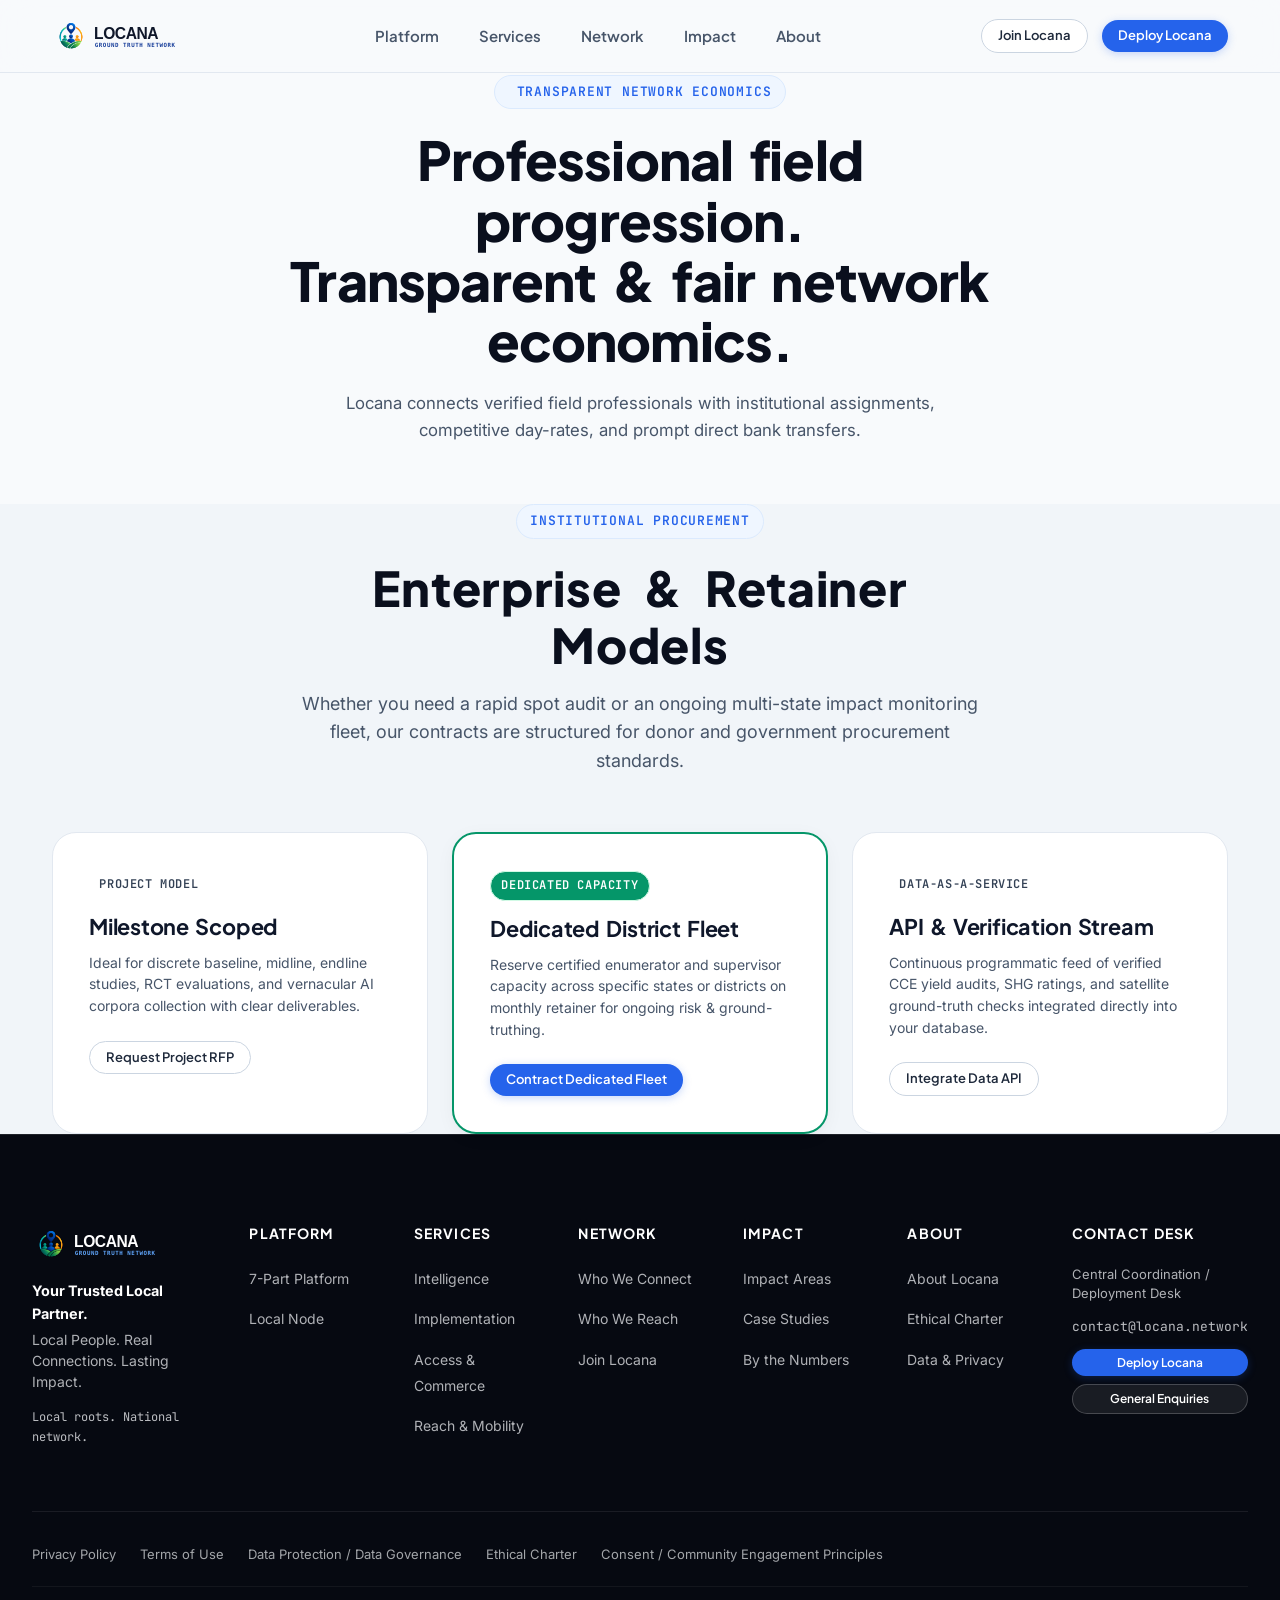
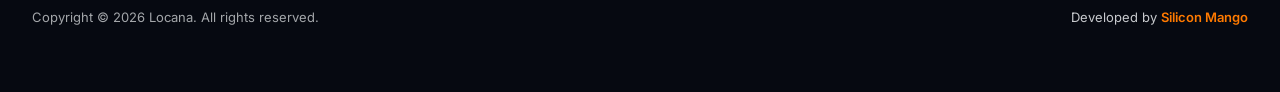
<file: pricing.html>
<!DOCTYPE html>
<html lang="en">
<head>
  <meta charset="UTF-8">
  <meta name="viewport" content="width=device-width, initial-scale=1.0">
  <title>Network Economics & Pricing — Locana | “Local roots, National network”</title>
  <meta name="description" content="Transparent field professional earnings, day-rate pay bands, and institutional enterprise engagement pricing.">
  <meta name="keywords" content="Locana membership tiers, field researcher salary India, CASP credential, field survey day rate, institutional data collection pricing">
  
  <!-- Open Graph / Facebook -->
  <meta property="og:type" content="website">
  <meta property="og:url" content="https://locana.network/pricing.html">
  <meta property="og:title" content="Locana Network Economics & Pricing — Ground Truth Intelligence">
  <meta property="og:description" content="Transparent day-rate pay bands and institutional enterprise models for field intelligence.">
  <meta property="og:image" content="assets/images/hero_field_network.jpg">

  <!-- Favicon -->
  <link rel="icon" type="image/svg+xml" href="assets/images/favicon.svg">

  <!-- Fonts -->
  <link rel="preconnect" href="https://fonts.googleapis.com">
  <link rel="preconnect" href="https://fonts.gstatic.com" crossorigin>
  <link href="https://fonts.googleapis.com/css2?family=Caveat:wght@600;700&family=Inter:wght@300;400;500;600;700&family=JetBrains+Mono:wght@400;500;600;700&family=Plus+Jakarta+Sans:wght@500;600;700;800&display=swap" rel="stylesheet">

  <!-- Stylesheet -->
  <link rel="stylesheet" href="styles/main.css">
</head>
<body>

  <!-- ========================================================================
       Top Navigation
       ======================================================================== -->
  <header class="header-nav">
    <div class="container">
      <div class="nav-wrapper">
        <a href="index.html" class="brand-logo-link" aria-label="Locana Homepage">
          <img src="assets/images/locana-logo.svg" alt="Locana Logo" class="brand-logo-img">
        </a>

        <nav>
          <ul class="nav-menu">
            <li><a href="index.html#platform-wheel" class="nav-link">Platform</a></li>
            <li><a href="services.html" class="nav-link">Services</a></li>
            <li><a href="index.html#who-we-connect" class="nav-link">Network</a></li>
            <li><a href="index.html#our-impact" class="nav-link">Impact</a></li>
            <li><a href="about.html" class="nav-link">About</a></li>
          </ul>
        </nav>

        <div class="nav-actions">
          <a href="pricing.html" class="btn btn-secondary btn-sm">Join Locana</a>
          <a href="contact.html" class="btn btn-primary btn-sm">Deploy Locana</a>
          <button class="mobile-menu-toggle" aria-label="Toggle Navigation Menu">
            <svg width="24" height="24" viewBox="0 0 24 24" fill="none" stroke="currentColor" stroke-width="2" stroke-linecap="round" stroke-linejoin="round">
              <line x1="4" y1="12" x2="20" y2="12"></line>
              <line x1="4" y1="6" x2="20" y2="6"></line>
              <line x1="4" y1="18" x2="20" y2="18"></line>
            </svg>
          </button>
        </div>
      </div>
    </div>
  </header>

  <!-- Mobile Drawer Menu -->
  <div class="mobile-drawer" role="dialog" aria-label="Mobile Navigation">
    <div class="mobile-drawer-inner">
      <div style="margin-bottom: 1.25rem; padding-bottom: 0.85rem; border-bottom: 1px solid rgba(226, 232, 240, 0.7);">
        <a href="index.html" class="brand-logo-link" aria-label="Locana Homepage">
          <img src="assets/images/locana-logo.svg" alt="Locana Logo" class="brand-logo-img">
        </a>
      </div>
      <ul class="mobile-nav-list">
        <li><a href="index.html#platform-wheel">Platform</a></li>
        <li><a href="services.html">Services</a></li>
        <li><a href="index.html#who-we-connect">Network</a></li>
        <li><a href="index.html#our-impact">Impact</a></li>
        <li><a href="about.html">About</a></li>
      </ul>
      <div class="mobile-nav-actions">
        <a href="pricing.html" class="btn btn-secondary" style="width: 100%;">Join Locana</a>
        <a href="contact.html" class="btn btn-primary" style="width: 100%;">Deploy Locana</a>
      </div>
    </div>
  </div>

  <!-- ========================================================================
       Pricing Hero Section
       ======================================================================== -->
  <section class="section-spacing bg-canvas" style="padding-bottom: 2.5rem;">
    <div class="container container-narrow" style="text-align: center;">
      <div class="kicker kicker-ochre" style="justify-content: center;">
        <span class="pulse-dot-ochre"></span>
        <span>Transparent Network Economics</span>
      </div>
      <h1 class="hero-title" style="margin-bottom: 1.25rem;">
        Professional field progression.<br>
        <span class="editorial-italic">Transparent & fair network economics.</span>
      </h1>
      <p class="hero-subtitle" style="margin-left: auto; margin-right: auto;">
        Locana connects verified field professionals with institutional assignments, competitive day-rates, and prompt direct bank transfers.
      </p>
    </div>
  </section>

  <!-- ========================================================================
       Interactive Monthly Earnings Calculator
       ======================================================================== -->
  <!-- <section id="calculator" class="section-spacing bg-white">
    <div class="container">
      <div class="calculator-box reveal">
        <div class="calc-grid">
          <div>
            <div class="kicker">
              <svg width="14" height="14" viewBox="0 0 24 24" fill="none" stroke="currentColor" stroke-width="2"><rect x="2" y="7" width="20" height="14" rx="2" ry="2"></rect><path d="M16 21V5a2 2 0 0 0-2-2h-4a2 2 0 0 0-2 2v16"></path></svg>
              <span>Livelihood Estimator</span>
            </div>
            <h2 style="font-size: 1.85rem; color: var(--ink-900); margin-bottom: 0.75rem;">Earning Potential Calculator</h2>
            <p style="color: var(--text-secondary); margin-bottom: 2rem; font-size: 0.9375rem;">
              Calculate your projected income based on your certification tier and the number of days you choose to take field deployments each month.
            </p>

            <div class="form-group">
              <label class="form-label" for="calc-tier-select">Select Professional Tier</label>
              <select id="calc-tier-select" class="form-control">
                <option value="basic">1. Basic (Entry Level · ₹600/day avg)</option>
                <option value="economy">2. Economy Certified (₹850/day avg)</option>
                <option value="silver">3. Silver Multi-Skill (₹1,100/day avg)</option>
                <option value="gold" selected>4. Gold CASP Supervisor (₹1,350/day avg)</option>
                <option value="diamond">5. Diamond Project Manager (₹1,750/day avg)</option>
                <option value="platinum">6. Platinum Fellow (Merit · ₹2,200/day + rev-share)</option>
              </select>
            </div>

            <div class="range-slider-group">
              <div class="range-label-row">
                <span class="form-label" style="margin-bottom:0;">Days Deployed Per Month</span>
                <span id="calc-days-display" class="badge badge-emerald">16 Days / Month</span>
              </div>
              <input type="range" id="calc-days-slider" class="range-slider" min="4" max="24" step="1" value="16">
            </div>

            <div id="calc-feeback-status" style="margin-top: 1rem;"></div>
          </div>

          <div class="calc-results-card">
            <span class="badge badge-dark">Estimated Monthly Income</span>
            <div id="calc-monthly-earnings" class="calc-result-number">₹21,600</div>
            
            <div style="background: rgba(255,255,255,0.08); border-radius: var(--radius-sm); padding: 1.25rem; text-align: left; font-size: 0.875rem; display: flex; flex-direction: column; gap: 0.625rem; margin-bottom: 1.5rem;">
              <div style="display: flex; justify-content: space-between;">
                <span style="color: rgba(255,255,255,0.6);">Indicative Day-Rate:</span>
                <strong id="calc-dayrate-display" style="color: #FFFFFF;">₹1,350 / Day</strong>
              </div>
              <div style="display: flex; justify-content: space-between;">
                <span style="color: rgba(255,255,255,0.6);">Annual Projection:</span>
                <strong id="calc-annual-earnings" style="color: var(--emerald-400);">₹2,59,200</strong>
              </div>
              <div style="display: flex; justify-content: space-between;">
                <span style="color: rgba(255,255,255,0.6);">Payment Schedule:</span>
                <strong style="color: #FFFFFF;">Direct Bank Transfer / 7 Days</strong>
              </div>
            </div>

            <a href="contact.html" class="btn btn-primary" style="width: 100%;">
              <span>Start Enrollment Today</span>
              <svg width="16" height="16" viewBox="0 0 24 24" fill="none" stroke="currentColor" stroke-width="2"><polyline points="9 18 15 12 9 6"></polyline></svg>
            </a>
          </div>
        </div>
      </div>
    </div>
  </section> -->

  <!-- ========================================================================
       Institutional Engagement Models
       ======================================================================== -->
  <section class="section-spacing bg-subtle">
    <div class="container">
      <div style="text-align: center; max-width: 680px; margin: 0 auto 3.5rem auto;" class="reveal">
        <div class="kicker" style="justify-content: center;">
          <span>Institutional Procurement</span>
        </div>
        <h2 class="section-title">Enterprise & Retainer Models</h2>
        <p class="section-subtitle" style="margin: 0 auto;">
          Whether you need a rapid spot audit or an ongoing multi-state impact monitoring fleet, our contracts are structured for donor and government procurement standards.
        </p>
      </div>

      <div style="display: grid; grid-template-columns: repeat(3, 1fr); gap: 1.5rem;" class="reveal">
        <div style="background: var(--surface-white); padding: 2.25rem; border-radius: var(--radius-lg); border: 1px solid var(--border-hairline);">
          <span class="badge badge-outline" style="margin-bottom: 1rem;">Project Model</span>
          <h3 style="font-size: 1.35rem; margin-bottom: 0.75rem;">Milestone Scoped</h3>
          <p style="font-size: 0.875rem; color: var(--text-secondary); line-height: 1.55; margin-bottom: 1.5rem;">
            Ideal for discrete baseline, midline, endline studies, RCT evaluations, and vernacular AI corpora collection with clear deliverables.
          </p>
          <a href="contact.html" class="btn btn-secondary btn-sm">Request Project RFP</a>
        </div>

        <div style="background: var(--surface-white); padding: 2.25rem; border-radius: var(--radius-lg); border: 2px solid var(--emerald-600); box-shadow: var(--shadow-card);">
          <span class="badge badge-emerald" style="margin-bottom: 1rem;">Dedicated Capacity</span>
          <h3 style="font-size: 1.35rem; margin-bottom: 0.75rem;">Dedicated District Fleet</h3>
          <p style="font-size: 0.875rem; color: var(--text-secondary); line-height: 1.55; margin-bottom: 1.5rem;">
            Reserve certified enumerator and supervisor capacity across specific states or districts on monthly retainer for ongoing risk & ground-truthing.
          </p>
          <a href="contact.html" class="btn btn-primary btn-sm">Contract Dedicated Fleet</a>
        </div>

        <div style="background: var(--surface-white); padding: 2.25rem; border-radius: var(--radius-lg); border: 1px solid var(--border-hairline);">
          <span class="badge badge-outline" style="margin-bottom: 1rem;">Data-as-a-Service</span>
          <h3 style="font-size: 1.35rem; margin-bottom: 0.75rem;">API & Verification Stream</h3>
          <p style="font-size: 0.875rem; color: var(--text-secondary); line-height: 1.55; margin-bottom: 1.5rem;">
            Continuous programmatic feed of verified CCE yield audits, SHG ratings, and satellite ground-truth checks integrated directly into your database.
          </p>
          <a href="contact.html" class="btn btn-secondary btn-sm">Integrate Data API</a>
        </div>
      </div>
    </div>
  </section>

  <!-- ========================================================================
       Global Footer
       ======================================================================== -->
  <footer class="site-footer">
    <div class="container container-wide">
      <div class="footer-top-grid">
        
        <!-- Brand Column -->
        <div class="footer-brand">
          <img src="assets/images/locana-logo-white.svg" alt="Locana Logo" style="height: 38px; width: auto;">
          <p style="font-weight: 700; color: #FFFFFF; margin-top: 1rem; margin-bottom: 0.25rem;">
            Your Trusted Local Partner.
          </p>
          <p style="font-size: 0.875rem; line-height: 1.5; color: rgba(248, 250, 252, 0.7); margin-top: 0;">
            Local People. Real Connections. Lasting Impact.
          </p>
          <div style="margin-top: 1rem; font-family: var(--font-mono); font-size: 0.75rem; color: var(--blue-400);">
            Local roots. National network.
          </div>
        </div>

        <!-- 1. Platform -->
        <div>
          <h4 class="footer-heading">Platform</h4>
          <ul class="footer-links">
            <li><a href="index.html#platform-wheel">7-Part Platform</a></li>
            <li><a href="index.html#local-node">Local Node</a></li>
          </ul>
        </div>

        <!-- 2. Services -->
        <div>
          <h4 class="footer-heading">Services</h4>
          <ul class="footer-links">
            <li><a href="services.html">Intelligence</a></li>
            <li><a href="services.html">Implementation</a></li>
            <li><a href="services.html">Access & Commerce</a></li>
            <li><a href="services.html">Reach & Mobility</a></li>
          </ul>
        </div>

        <!-- 3. Network -->
        <div>
          <h4 class="footer-heading">Network</h4>
          <ul class="footer-links">
            <li><a href="index.html#who-we-connect">Who We Connect</a></li>
            <li><a href="index.html#who-we-connect">Who We Reach</a></li>
            <li><a href="pricing.html">Join Locana</a></li>
          </ul>
        </div>

        <!-- 4. Impact -->
        <div>
          <h4 class="footer-heading">Impact</h4>
          <ul class="footer-links">
            <li><a href="index.html#our-impact">Impact Areas</a></li>
            <li><a href="services.html#case-studies">Case Studies</a></li>
            <li><a href="index.html#numbers-metrics">By the Numbers</a></li>
          </ul>
        </div>

        <!-- 5. About -->
        <div>
          <h4 class="footer-heading">About</h4>
          <ul class="footer-links">
            <li><a href="about.html">About Locana</a></li>
            <li><a href="about.html#ethics">Ethical Charter</a></li>
            <li><a href="about.html#privacy">Data & Privacy</a></li>
          </ul>
        </div>

        <!-- 6. Contact & Desk -->
        <div>
          <h4 class="footer-heading">Contact Desk</h4>
          <p style="font-size: 0.8125rem; color: rgba(248,250,252,0.7); line-height: 1.5; margin-bottom: 0.75rem;">
            Central Coordination / Deployment Desk
          </p>
          <a href="mailto:contact@locana.network" style="color: var(--blue-400); font-family: var(--font-mono); font-size: 0.8125rem; display: block; margin-bottom: 0.75rem;">
            contact@locana.network
          </a>
          <div style="display: flex; flex-direction: column; gap: 0.5rem;">
            <a href="contact.html" class="btn btn-primary btn-sm" style="font-size: 0.75rem; padding: 0.4rem 0.8rem; justify-content: center;">
              <span>Deploy Locana</span>
            </a>
            <a href="contact.html" class="btn btn-secondary btn-sm" style="font-size: 0.75rem; padding: 0.4rem 0.8rem; justify-content: center; background: rgba(255,255,255,0.08); color: #FFFFFF; border-color: rgba(255,255,255,0.2);">
              <span>General Enquiries</span>
            </a>
          </div>
        </div>

      </div>

      <!-- Legal Links -->
      <div class="footer-legal-row">
        <div class="footer-legal-links">
          <a href="about.html#privacy">Privacy Policy</a>
          <a href="about.html#terms">Terms of Use</a>
          <a href="about.html#data-governance">Data Protection / Data Governance</a>
          <a href="about.html#ethics">Ethical Charter</a>
          <a href="about.html#consent">Consent / Community Engagement Principles</a>
        </div>
      </div>

      <!-- Legal Links & Copyright -->
      <div class="footer-bottom">
        <div class="footer-copyright">
          Copyright © 2026 Locana. All rights reserved.
        </div>
        <div class="footer-developed-by">
          Developed by <a href="https://www.siliconmango.com" target="_blank" rel="noopener" class="silicon-mango-link">Silicon Mango</a>
        </div>
      </div>
    </div>
  </footer>

  <!-- Scripts -->
  <script src="scripts/main.js"></script>
  <script src="scripts/interactive.js"></script>
</body>
</html>
</file>
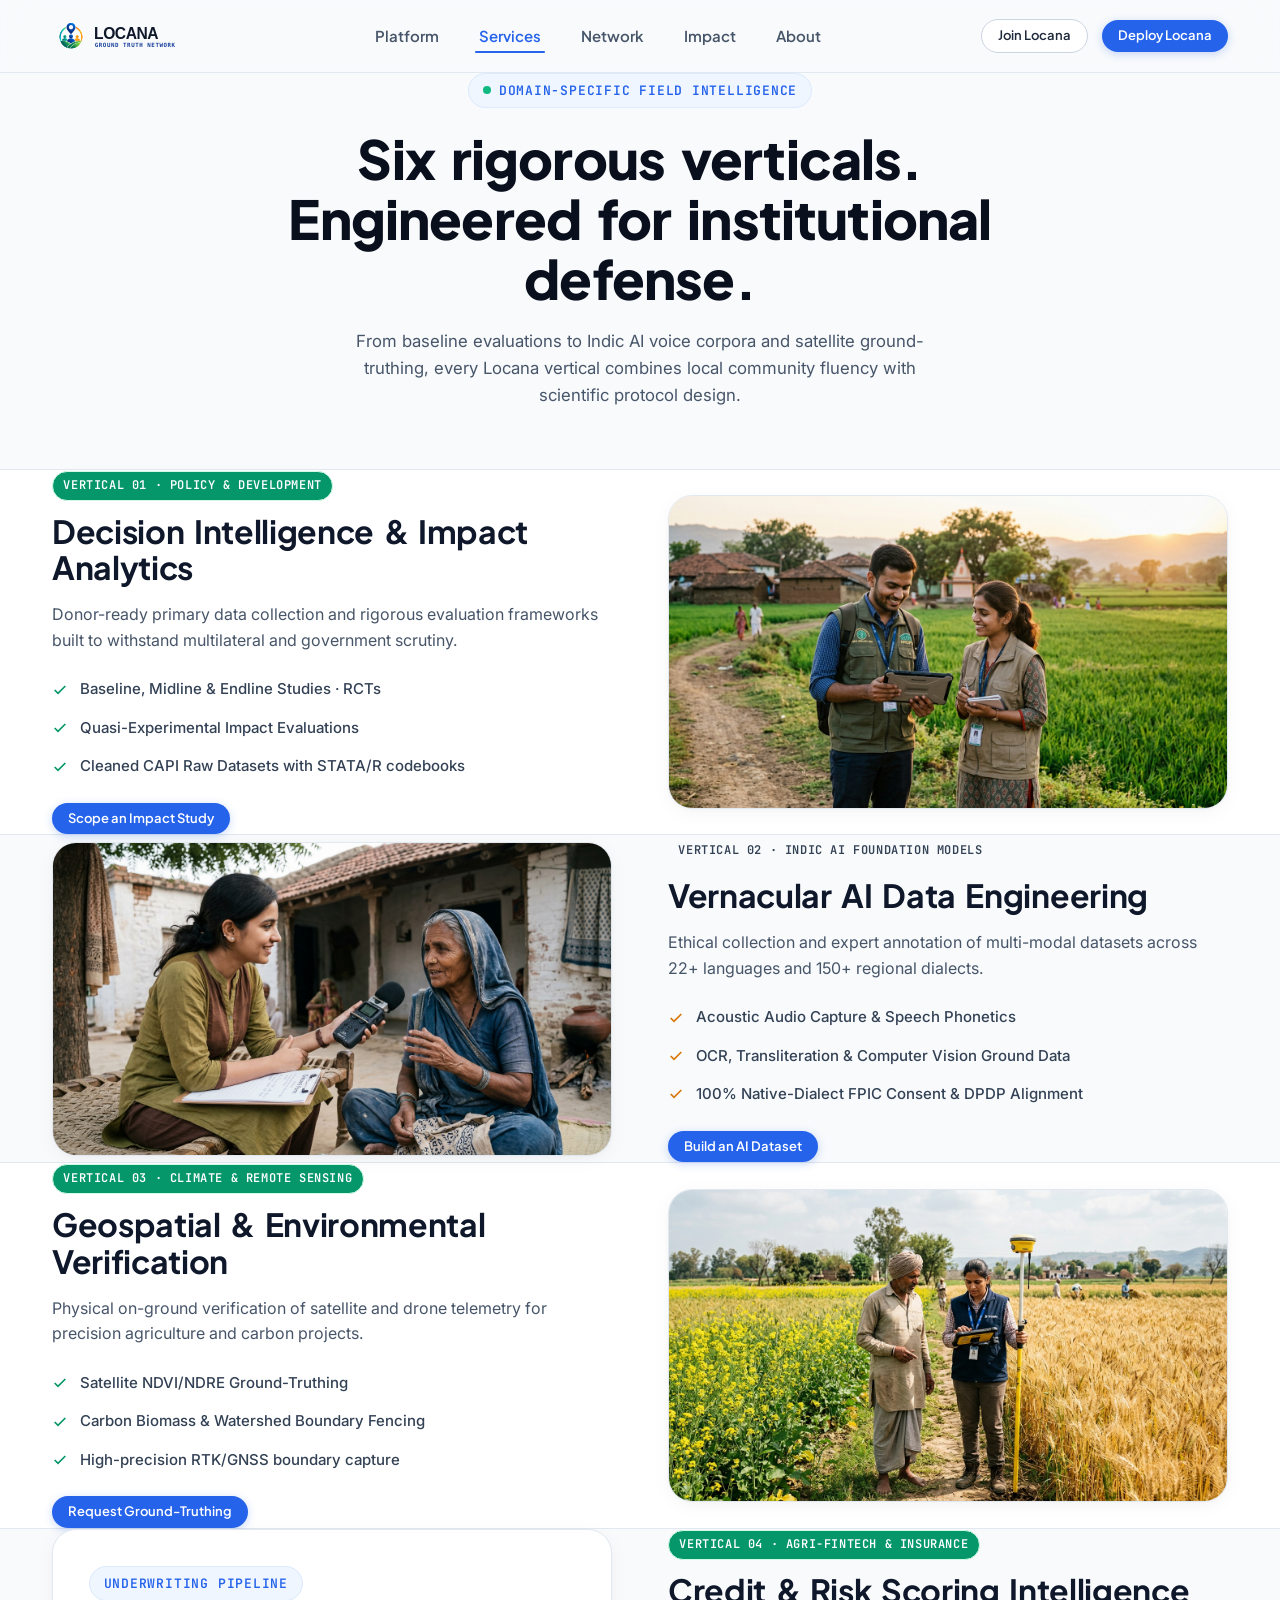
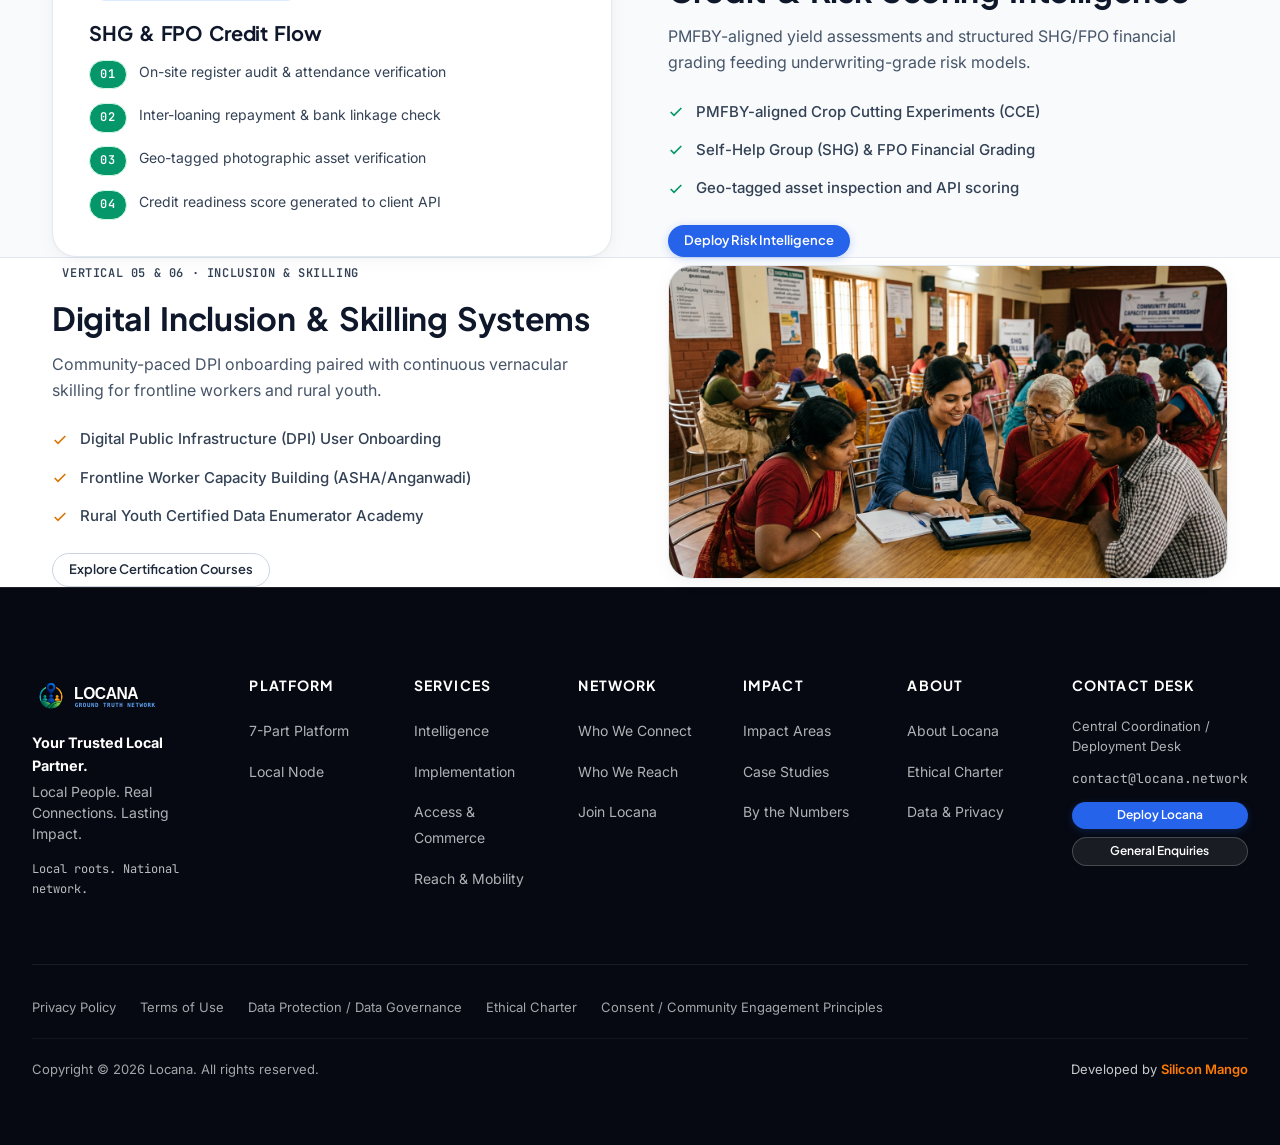
<file: services.html>
<!DOCTYPE html>
<html lang="en">
<head>
  <meta charset="UTF-8">
  <meta name="viewport" content="width=device-width, initial-scale=1.0">
  <title>Services & Verticals — Locana | Hyperlocal Field Intelligence</title>
  <meta name="description" content="Explore Locana's 6 field intelligence service verticals: Decision Intelligence, Vernacular AI Data, Geospatial Verification, Credit Scoring, Digital Inclusion, and Skilling.">
  <meta name="keywords" content="Vernacular AI data collection India, PMFBY crop cutting, geospatial ground truthing, baseline midline endline evaluation, SHG FPO grading">
  
  <!-- Open Graph / Facebook -->
  <meta property="og:type" content="website">
  <meta property="og:url" content="https://locana.network/services.html">
  <meta property="og:title" content="Locana Services — Ground Truth Intelligence Verticals">
  <meta property="og:description" content="Six ways we put ground truth to work across India with verified local presence and rigorous protocols.">
  <meta property="og:image" content="assets/images/geospatial_agri_survey.jpg">

  <!-- Favicon -->
  <link rel="icon" type="image/svg+xml" href="assets/images/favicon.svg">

  <!-- Fonts -->
  <link rel="preconnect" href="https://fonts.googleapis.com">
  <link rel="preconnect" href="https://fonts.gstatic.com" crossorigin>
  <link href="https://fonts.googleapis.com/css2?family=Caveat:wght@600;700&family=Inter:wght@300;400;500;600;700&family=JetBrains+Mono:wght@400;500;600;700&family=Plus+Jakarta+Sans:wght@500;600;700;800&display=swap" rel="stylesheet">

  <!-- Stylesheet -->
  <link rel="stylesheet" href="styles/main.css">
</head>
<body>

  <!-- ========================================================================
       Top Navigation
       ======================================================================== -->
  <header class="header-nav">
    <div class="container">
      <div class="nav-wrapper">
        <a href="index.html" class="brand-logo-link" aria-label="Locana Homepage">
          <img src="assets/images/locana-logo.svg" alt="Locana Logo" class="brand-logo-img">
        </a>

        <nav>
          <ul class="nav-menu">
            <li><a href="index.html#platform-wheel" class="nav-link">Platform</a></li>
            <li><a href="services.html" class="nav-link active">Services</a></li>
            <li><a href="index.html#who-we-connect" class="nav-link">Network</a></li>
            <li><a href="index.html#our-impact" class="nav-link">Impact</a></li>
            <li><a href="about.html" class="nav-link">About</a></li>
          </ul>
        </nav>

        <div class="nav-actions">
          <a href="pricing.html" class="btn btn-secondary btn-sm">Join Locana</a>
          <a href="contact.html" class="btn btn-primary btn-sm">Deploy Locana</a>
          <button class="mobile-menu-toggle" aria-label="Toggle Navigation Menu">
            <svg width="24" height="24" viewBox="0 0 24 24" fill="none" stroke="currentColor" stroke-width="2" stroke-linecap="round" stroke-linejoin="round">
              <line x1="4" y1="12" x2="20" y2="12"></line>
              <line x1="4" y1="6" x2="20" y2="6"></line>
              <line x1="4" y1="18" x2="20" y2="18"></line>
            </svg>
          </button>
        </div>
      </div>
    </div>
  </header>

  <!-- Mobile Drawer Menu -->
  <div class="mobile-drawer" role="dialog" aria-label="Mobile Navigation">
    <div class="mobile-drawer-inner">
      <div style="margin-bottom: 1.25rem; padding-bottom: 0.85rem; border-bottom: 1px solid rgba(226, 232, 240, 0.7);">
        <a href="index.html" class="brand-logo-link" aria-label="Locana Homepage">
          <img src="assets/images/locana-logo.svg" alt="Locana Logo" class="brand-logo-img">
        </a>
      </div>
      <ul class="mobile-nav-list">
        <li><a href="index.html#platform-wheel">Platform</a></li>
        <li><a href="services.html">Services</a></li>
        <li><a href="index.html#who-we-connect">Network</a></li>
        <li><a href="index.html#our-impact">Impact</a></li>
        <li><a href="about.html">About</a></li>
      </ul>
      <div class="mobile-nav-actions">
        <a href="pricing.html" class="btn btn-secondary" style="width: 100%;">Join Locana</a>
        <a href="contact.html" class="btn btn-primary" style="width: 100%;">Deploy Locana</a>
      </div>
    </div>
  </div>

  <!-- ========================================================================
       Services Hero
       ======================================================================== -->
  <section class="section-spacing bg-canvas" style="padding-bottom: 2.5rem;">
    <div class="container container-narrow" style="text-align: center;">
      <div class="kicker" style="justify-content: center;">
        <span class="pulse-dot"></span>
        <span>Domain-Specific Field Intelligence</span>
      </div>
      <h1 class="hero-title" style="margin-bottom: 1.25rem;">
        Six rigorous verticals.<br>
        <span class="editorial-italic">Engineered for institutional defense.</span>
      </h1>
      <p class="hero-subtitle" style="margin-left: auto; margin-right: auto;">
        From baseline evaluations to Indic AI voice corpora and satellite ground-truthing, every Locana vertical combines local community fluency with scientific protocol design.
      </p>
    </div>
  </section>

  <!-- ========================================================================
       Vertical 1: Decision Intelligence & Impact Analytics
       ======================================================================== -->
  <section id="decision-intelligence" class="section-spacing-sm bg-white" style="border-top: 1px solid var(--border-hairline);">
    <div class="container">
      <div style="display: grid; grid-template-columns: 1fr 1fr; gap: 3.5rem; align-items: center;" class="reveal">
        <div>
          <span class="badge badge-emerald" style="margin-bottom: 0.75rem;">Vertical 01 · Policy & Development</span>
          <h2 style="font-size: 2rem; color: var(--ink-900); margin-bottom: 1rem;">Decision Intelligence & Impact Analytics</h2>
          <p style="color: var(--text-secondary); font-size: 1rem; line-height: 1.6; margin-bottom: 1.25rem;">
            Donor-ready primary data collection and rigorous evaluation frameworks built to withstand multilateral and government scrutiny.
          </p>

          <ul class="feature-checklist" style="margin-bottom: 1.5rem;">
            <li>
              <svg width="16" height="16" viewBox="0 0 24 24" fill="none" stroke="var(--emerald-600)" stroke-width="2.5"><polyline points="20 6 9 17 4 12"></polyline></svg>
              <span>Baseline, Midline & Endline Studies · RCTs</span>
            </li>
            <li>
              <svg width="16" height="16" viewBox="0 0 24 24" fill="none" stroke="var(--emerald-600)" stroke-width="2.5"><polyline points="20 6 9 17 4 12"></polyline></svg>
              <span>Quasi-Experimental Impact Evaluations</span>
            </li>
            <li>
              <svg width="16" height="16" viewBox="0 0 24 24" fill="none" stroke="var(--emerald-600)" stroke-width="2.5"><polyline points="20 6 9 17 4 12"></polyline></svg>
              <span>Cleaned CAPI Raw Datasets with STATA/R codebooks</span>
            </li>
          </ul>

          <a href="contact.html" class="btn btn-primary btn-sm">Scope an Impact Study</a>
        </div>

        <div style="border-radius: var(--radius-lg); overflow: hidden; box-shadow: var(--shadow-card); border: 1px solid var(--border-hairline);">
          <img src="assets/images/hero_field_network.jpg" alt="Impact analytics field research">
        </div>
      </div>
    </div>
  </section>

  <!-- ========================================================================
       Vertical 2: Vernacular AI Data Engineering
       ======================================================================== -->
  <section id="vernacular-ai" class="section-spacing-sm bg-canvas" style="border-top: 1px solid var(--border-hairline);">
    <div class="container">
      <div style="display: grid; grid-template-columns: 1fr 1fr; gap: 3.5rem; align-items: center;" class="reveal">
        <div style="order: 2;">
          <span class="badge badge-ochre" style="margin-bottom: 0.75rem;">Vertical 02 · Indic AI Foundation Models</span>
          <h2 style="font-size: 2rem; color: var(--ink-900); margin-bottom: 1rem;">Vernacular AI Data Engineering</h2>
          <p style="color: var(--text-secondary); font-size: 1rem; line-height: 1.6; margin-bottom: 1.25rem;">
            Ethical collection and expert annotation of multi-modal datasets across 22+ languages and 150+ regional dialects.
          </p>

          <ul class="feature-checklist" style="margin-bottom: 1.5rem;">
            <li>
              <svg width="16" height="16" viewBox="0 0 24 24" fill="none" stroke="var(--amber-600)" stroke-width="2.5"><polyline points="20 6 9 17 4 12"></polyline></svg>
              <span>Acoustic Audio Capture & Speech Phonetics</span>
            </li>
            <li>
              <svg width="16" height="16" viewBox="0 0 24 24" fill="none" stroke="var(--amber-600)" stroke-width="2.5"><polyline points="20 6 9 17 4 12"></polyline></svg>
              <span>OCR, Transliteration & Computer Vision Ground Data</span>
            </li>
            <li>
              <svg width="16" height="16" viewBox="0 0 24 24" fill="none" stroke="var(--amber-600)" stroke-width="2.5"><polyline points="20 6 9 17 4 12"></polyline></svg>
              <span>100% Native-Dialect FPIC Consent & DPDP Alignment</span>
            </li>
          </ul>

          <a href="contact.html" class="btn btn-primary btn-sm">Build an AI Dataset</a>
        </div>

        <div style="border-radius: var(--radius-lg); overflow: hidden; box-shadow: var(--shadow-card); border: 1px solid var(--border-hairline); order: 1;">
          <img src="assets/images/vernacular_ai_voice.jpg" alt="Vernacular AI voice data collection in Indian village">
        </div>
      </div>
    </div>
  </section>

  <!-- ========================================================================
       Vertical 3: Geospatial & Environmental Verification
       ======================================================================== -->
  <section id="geospatial" class="section-spacing-sm bg-white" style="border-top: 1px solid var(--border-hairline);">
    <div class="container">
      <div style="display: grid; grid-template-columns: 1fr 1fr; gap: 3.5rem; align-items: center;" class="reveal">
        <div>
          <span class="badge badge-emerald" style="margin-bottom: 0.75rem;">Vertical 03 · Climate & Remote Sensing</span>
          <h2 style="font-size: 2rem; color: var(--ink-900); margin-bottom: 1rem;">Geospatial & Environmental Verification</h2>
          <p style="color: var(--text-secondary); font-size: 1rem; line-height: 1.6; margin-bottom: 1.25rem;">
            Physical on-ground verification of satellite and drone telemetry for precision agriculture and carbon projects.
          </p>

          <ul class="feature-checklist" style="margin-bottom: 1.5rem;">
            <li>
              <svg width="16" height="16" viewBox="0 0 24 24" fill="none" stroke="var(--emerald-600)" stroke-width="2.5"><polyline points="20 6 9 17 4 12"></polyline></svg>
              <span>Satellite NDVI/NDRE Ground-Truthing</span>
            </li>
            <li>
              <svg width="16" height="16" viewBox="0 0 24 24" fill="none" stroke="var(--emerald-600)" stroke-width="2.5"><polyline points="20 6 9 17 4 12"></polyline></svg>
              <span>Carbon Biomass & Watershed Boundary Fencing</span>
            </li>
            <li>
              <svg width="16" height="16" viewBox="0 0 24 24" fill="none" stroke="var(--emerald-600)" stroke-width="2.5"><polyline points="20 6 9 17 4 12"></polyline></svg>
              <span>High-precision RTK/GNSS boundary capture</span>
            </li>
          </ul>

          <a href="contact.html" class="btn btn-primary btn-sm">Request Ground-Truthing</a>
        </div>

        <div style="border-radius: var(--radius-lg); overflow: hidden; box-shadow: var(--shadow-card); border: 1px solid var(--border-hairline);">
          <img src="assets/images/geospatial_agri_survey.jpg" alt="Geospatial agriculture field surveyor measuring plot">
        </div>
      </div>
    </div>
  </section>

  <!-- ========================================================================
       Vertical 4: Credit & Risk Scoring Intelligence
       ======================================================================== -->
  <section id="credit-risk" class="section-spacing-sm bg-canvas" style="border-top: 1px solid var(--border-hairline);">
    <div class="container">
      <div style="display: grid; grid-template-columns: 1fr 1fr; gap: 3.5rem; align-items: center;" class="reveal">
        <div style="order: 2;">
          <span class="badge badge-emerald" style="margin-bottom: 0.75rem;">Vertical 04 · Agri-Fintech & Insurance</span>
          <h2 style="font-size: 2rem; color: var(--ink-900); margin-bottom: 1rem;">Credit & Risk Scoring Intelligence</h2>
          <p style="color: var(--text-secondary); font-size: 1rem; line-height: 1.6; margin-bottom: 1.25rem;">
            PMFBY-aligned yield assessments and structured SHG/FPO financial grading feeding underwriting-grade risk models.
          </p>

          <ul class="feature-checklist" style="margin-bottom: 1.5rem;">
            <li>
              <svg width="16" height="16" viewBox="0 0 24 24" fill="none" stroke="var(--emerald-600)" stroke-width="2.5"><polyline points="20 6 9 17 4 12"></polyline></svg>
              <span>PMFBY-aligned Crop Cutting Experiments (CCE)</span>
            </li>
            <li>
              <svg width="16" height="16" viewBox="0 0 24 24" fill="none" stroke="var(--emerald-600)" stroke-width="2.5"><polyline points="20 6 9 17 4 12"></polyline></svg>
              <span>Self-Help Group (SHG) & FPO Financial Grading</span>
            </li>
            <li>
              <svg width="16" height="16" viewBox="0 0 24 24" fill="none" stroke="var(--emerald-600)" stroke-width="2.5"><polyline points="20 6 9 17 4 12"></polyline></svg>
              <span>Geo-tagged asset inspection and API scoring</span>
            </li>
          </ul>

          <a href="contact.html" class="btn btn-primary btn-sm">Deploy Risk Intelligence</a>
        </div>

        <div style="background: #FFFFFF; border: 1px solid var(--border-light); border-radius: var(--radius-lg); padding: 2.25rem; order: 1; box-shadow: var(--shadow-card);">
          <div class="kicker">Underwriting Pipeline</div>
          <h3 style="font-size: 1.25rem; margin-bottom: 1rem;">SHG & FPO Credit Flow</h3>
          <ul style="list-style: none; display: flex; flex-direction: column; gap: 0.85rem; font-size: 0.875rem; color: var(--slate-700);">
            <li style="display: flex; gap: 0.75rem;">
              <span class="badge badge-emerald">01</span>
              <span>On-site register audit & attendance verification</span>
            </li>
            <li style="display: flex; gap: 0.75rem;">
              <span class="badge badge-emerald">02</span>
              <span>Inter-loaning repayment & bank linkage check</span>
            </li>
            <li style="display: flex; gap: 0.75rem;">
              <span class="badge badge-emerald">03</span>
              <span>Geo-tagged photographic asset verification</span>
            </li>
            <li style="display: flex; gap: 0.75rem;">
              <span class="badge badge-emerald">04</span>
              <span>Credit readiness score generated to client API</span>
            </li>
          </ul>
        </div>
      </div>
    </div>
  </section>

  <!-- ========================================================================
       Vertical 5 & 6: Digital Inclusion & Skilling Academy
       ======================================================================== -->
  <section id="skilling" class="section-spacing-sm bg-white" style="border-top: 1px solid var(--border-hairline);">
    <div class="container">
      <div style="display: grid; grid-template-columns: 1fr 1fr; gap: 3.5rem; align-items: center;" class="reveal">
        <div>
          <span class="badge badge-ochre" style="margin-bottom: 0.75rem;">Vertical 05 & 06 · Inclusion & Skilling</span>
          <h2 style="font-size: 2rem; color: var(--ink-900); margin-bottom: 1rem;">Digital Inclusion & Skilling Systems</h2>
          <p style="color: var(--text-secondary); font-size: 1rem; line-height: 1.6; margin-bottom: 1.25rem;">
            Community-paced DPI onboarding paired with continuous vernacular skilling for frontline workers and rural youth.
          </p>

          <ul class="feature-checklist" style="margin-bottom: 1.5rem;">
            <li>
              <svg width="16" height="16" viewBox="0 0 24 24" fill="none" stroke="var(--amber-600)" stroke-width="2.5"><polyline points="20 6 9 17 4 12"></polyline></svg>
              <span>Digital Public Infrastructure (DPI) User Onboarding</span>
            </li>
            <li>
              <svg width="16" height="16" viewBox="0 0 24 24" fill="none" stroke="var(--amber-600)" stroke-width="2.5"><polyline points="20 6 9 17 4 12"></polyline></svg>
              <span>Frontline Worker Capacity Building (ASHA/Anganwadi)</span>
            </li>
            <li>
              <svg width="16" height="16" viewBox="0 0 24 24" fill="none" stroke="var(--amber-600)" stroke-width="2.5"><polyline points="20 6 9 17 4 12"></polyline></svg>
              <span>Rural Youth Certified Data Enumerator Academy</span>
            </li>
          </ul>

          <a href="pricing.html" class="btn btn-secondary btn-sm">Explore Certification Courses</a>
        </div>

        <div style="border-radius: var(--radius-lg); overflow: hidden; box-shadow: var(--shadow-card); border: 1px solid var(--border-hairline);">
          <img src="assets/images/frontline_skilling_workshop.jpg" alt="Locana frontline community digital skilling workshop">
        </div>
      </div>
    </div>
  </section>

  <!-- ========================================================================
       Global Footer
       ======================================================================== -->
  <footer class="site-footer">
    <div class="container container-wide">
      <div class="footer-top-grid">
        
        <!-- Brand Column -->
        <div class="footer-brand">
          <img src="assets/images/locana-logo-white.svg" alt="Locana Logo" style="height: 38px; width: auto;">
          <p style="font-weight: 700; color: #FFFFFF; margin-top: 1rem; margin-bottom: 0.25rem;">
            Your Trusted Local Partner.
          </p>
          <p style="font-size: 0.875rem; line-height: 1.5; color: rgba(248, 250, 252, 0.7); margin-top: 0;">
            Local People. Real Connections. Lasting Impact.
          </p>
          <div style="margin-top: 1rem; font-family: var(--font-mono); font-size: 0.75rem; color: var(--blue-400);">
            Local roots. National network.
          </div>
        </div>

        <!-- 1. Platform -->
        <div>
          <h4 class="footer-heading">Platform</h4>
          <ul class="footer-links">
            <li><a href="index.html#platform-wheel">7-Part Platform</a></li>
            <li><a href="index.html#local-node">Local Node</a></li>
          </ul>
        </div>

        <!-- 2. Services -->
        <div>
          <h4 class="footer-heading">Services</h4>
          <ul class="footer-links">
            <li><a href="services.html">Intelligence</a></li>
            <li><a href="services.html">Implementation</a></li>
            <li><a href="services.html">Access & Commerce</a></li>
            <li><a href="services.html">Reach & Mobility</a></li>
          </ul>
        </div>

        <!-- 3. Network -->
        <div>
          <h4 class="footer-heading">Network</h4>
          <ul class="footer-links">
            <li><a href="index.html#who-we-connect">Who We Connect</a></li>
            <li><a href="index.html#who-we-connect">Who We Reach</a></li>
            <li><a href="pricing.html">Join Locana</a></li>
          </ul>
        </div>

        <!-- 4. Impact -->
        <div>
          <h4 class="footer-heading">Impact</h4>
          <ul class="footer-links">
            <li><a href="index.html#our-impact">Impact Areas</a></li>
            <li><a href="services.html#case-studies">Case Studies</a></li>
            <li><a href="index.html#numbers-metrics">By the Numbers</a></li>
          </ul>
        </div>

        <!-- 5. About -->
        <div>
          <h4 class="footer-heading">About</h4>
          <ul class="footer-links">
            <li><a href="about.html">About Locana</a></li>
            <li><a href="about.html#ethics">Ethical Charter</a></li>
            <li><a href="about.html#privacy">Data & Privacy</a></li>
          </ul>
        </div>

        <!-- 6. Contact & Desk -->
        <div>
          <h4 class="footer-heading">Contact Desk</h4>
          <p style="font-size: 0.8125rem; color: rgba(248,250,252,0.7); line-height: 1.5; margin-bottom: 0.75rem;">
            Central Coordination / Deployment Desk
          </p>
          <a href="mailto:contact@locana.network" style="color: var(--blue-400); font-family: var(--font-mono); font-size: 0.8125rem; display: block; margin-bottom: 0.75rem;">
            contact@locana.network
          </a>
          <div style="display: flex; flex-direction: column; gap: 0.5rem;">
            <a href="contact.html" class="btn btn-primary btn-sm" style="font-size: 0.75rem; padding: 0.4rem 0.8rem; justify-content: center;">
              <span>Deploy Locana</span>
            </a>
            <a href="contact.html" class="btn btn-secondary btn-sm" style="font-size: 0.75rem; padding: 0.4rem 0.8rem; justify-content: center; background: rgba(255,255,255,0.08); color: #FFFFFF; border-color: rgba(255,255,255,0.2);">
              <span>General Enquiries</span>
            </a>
          </div>
        </div>

      </div>

      <!-- Legal Links -->
      <div class="footer-legal-row">
        <div class="footer-legal-links">
          <a href="about.html#privacy">Privacy Policy</a>
          <a href="about.html#terms">Terms of Use</a>
          <a href="about.html#data-governance">Data Protection / Data Governance</a>
          <a href="about.html#ethics">Ethical Charter</a>
          <a href="about.html#consent">Consent / Community Engagement Principles</a>
        </div>
      </div>

      <!-- Legal Links & Copyright -->
      <div class="footer-bottom">
        <div class="footer-copyright">
          Copyright © 2026 Locana. All rights reserved.
        </div>
        <div class="footer-developed-by">
          Developed by <a href="https://www.siliconmango.com" target="_blank" rel="noopener" class="silicon-mango-link">Silicon Mango</a>
        </div>
      </div>
    </div>
  </footer>

  <!-- Scripts -->
  <script src="scripts/main.js"></script>
</body>
</html>
</file>
<file: styles/main.css>
/* ==========================================================================
   LOCANA — GROUND TRUTH INTELLIGENCE NETWORK
   High-End Modern Design System (Athena Infonomics x Google Antigravity)
   ========================================================================== */

@import url('https://fonts.googleapis.com/css2?family=Caveat:wght@600;700&family=Inter:wght@300;400;500;600;700&family=JetBrains+Mono:wght@400;500;600;700&family=Plus+Jakarta+Sans:wght@500;600;700;800&display=swap');

:root {
  /* Official Client Launch Palette (Final Content & Design Guide) */
  --brand-deep-navy: #0B2B6B;
  /* Primary / Trust */
  --brand-blue: #173E9A;
  /* Technology / Platform */
  --brand-teal: #008C7A;
  /* Impact / People */
  --brand-green: #2E9E4D;
  /* Growth / Outcomes */
  --brand-orange: #F28C28;
  /* Energy / Connection */
  --brand-purple: #6D43B5;
  /* Insight / Advisory */
  --brand-off-white: #F4F7FA;
  /* Cards / Section Alternate Bg */

  /* Ultra-Premium Institutional Palette */
  --slate-950: #060911;
  --slate-900: #0A0F1D;
  --slate-850: #0F172A;
  --slate-800: #1E293B;
  --slate-700: #334155;
  --slate-600: #475569;
  --slate-500: #64748B;
  --slate-400: #94A3B8;
  --slate-300: #CBD5E1;
  --slate-200: #E2E8F0;
  --slate-100: #F1F5F9;
  --slate-50: #F8FAFC;

  /* Tech Royal Accent (Precision / Intelligence) */
  --blue-600: #2563EB;
  --blue-700: #1D4ED8;
  --blue-500: #3B82F6;
  --blue-100: #DBEAFE;
  --blue-50: #EFF6FF;

  /* Ground Truth Verified Emerald */
  --emerald-600: #059669;
  --emerald-500: #10B981;
  --emerald-100: #D1FAE5;
  --emerald-50: #ECFDF5;

  /* Human Ochre / Warm Amber */
  --amber-600: #D97706;
  --amber-500: #F59E0B;
  --amber-100: #FEF3C7;
  --amber-50: #FFFBEB;

  /* Violet Intelligence Accent */
  --purple-600: #7C3AED;
  --purple-100: #EDE9FE;
  --purple-50: #F5F3FF;

  /* Surfaces & Canvas */
  --canvas-bg: #F8FAFC;
  --canvas-pure: #FFFFFF;
  --surface-subtle: #F1F5F9;
  --surface-card: #FFFFFF;
  --dark-surface: #0A0F1D;
  --dark-card: #111827;

  /* Typography Colors */
  --text-title: #0F172A;
  --text-body: #334155;
  --text-secondary: #475569;
  --text-muted: #64748B;
  --text-light: #94A3B8;
  --text-inverse: #F8FAFC;
  --ink-900: #0F172A;

  /* Aliases & Highlights */
  --ochre-600: #D97706;
  --surface-white: #FFFFFF;
  --canvas-subtle: #F1F5F9;

  /* Hairlines & Borders */
  --border-hairline: #E2E8F0;
  --border-subtle: rgba(15, 23, 42, 0.06);
  --border-light: #E2E8F0;
  --border-medium: #CBD5E1;
  --border-dark: rgba(255, 255, 255, 0.1);

  /* Fonts */
  --font-display: 'Plus Jakarta Sans', -apple-system, BlinkMacSystemFont, 'Segoe UI', Roboto, sans-serif;
  --font-body: 'Inter', -apple-system, BlinkMacSystemFont, 'Segoe UI', Roboto, sans-serif;
  --font-mono: 'JetBrains Mono', monospace;

  /* Spacing Tokens */
  --container-max: 1240px;
  --container-wide: 1320px;
  --radius-xs: 6px;
  --radius-sm: 10px;
  --radius-md: 16px;
  --radius-lg: 24px;
  --radius-xl: 32px;
  --radius-full: 9999px;

  /* Smooth Shadows & Physics */
  --shadow-subtle: 0 1px 3px rgba(0, 0, 0, 0.04), 0 1px 2px rgba(0, 0, 0, 0.02);
  --shadow-card: 0 4px 20px -2px rgba(15, 23, 42, 0.05), 0 2px 6px -1px rgba(15, 23, 42, 0.02);
  --shadow-hover: 0 20px 40px -8px rgba(15, 23, 42, 0.09), 0 8px 16px -4px rgba(15, 23, 42, 0.03);
  --shadow-floating: 0 25px 50px -12px rgba(15, 23, 42, 0.15);

  --transition-fast: 0.18s cubic-bezier(0.16, 1, 0.3, 1);
  --transition-smooth: 0.35s cubic-bezier(0.16, 1, 0.3, 1);
}

/* ==========================================================================
   CSS Reset & Base Rules
   ========================================================================== */
*,
*::before,
*::after {
  box-sizing: border-box;
  margin: 0;
  padding: 0;
}

html {
  font-size: 16px;
  scroll-behavior: smooth;
  -webkit-font-smoothing: antialiased;
  -moz-osx-font-smoothing: grayscale;
}

body {
  font-family: var(--font-body);
  background-color: var(--canvas-bg);
  color: var(--text-body);
  line-height: 1.65;
  font-size: 1rem;
  overflow-x: hidden;
}

img,
svg,
picture,
video {
  display: block;
  max-width: 100%;
  height: auto;
}

a {
  color: inherit;
  text-decoration: none;
  transition: all var(--transition-fast);
}

button,
input,
select,
textarea {
  font-family: inherit;
  font-size: inherit;
  outline: none;
  border: none;
}

/* ==========================================================================
   Container & Section Spacing (Spacious & Airy)
   ========================================================================== */
.container {
  width: 100%;
  max-width: var(--container-max);
  margin-left: auto;
  margin-right: auto;
  padding-left: 2rem;
  padding-right: 2rem;
}

.container-wide {
  max-width: var(--container-wide);
}

.container-narrow {
  max-width: 820px;
}

.section-space {
  padding-top: clamp(5rem, 8vw, 7.5rem);
  padding-bottom: clamp(5rem, 8vw, 7.5rem);
}

.section-space-sm {
  padding-top: clamp(3rem, 5vw, 4.5rem);
  padding-bottom: clamp(3rem, 5vw, 4.5rem);
}

/* Backgrounds */
.bg-canvas {
  background-color: var(--canvas-bg);
}

.bg-white {
  background-color: #FFFFFF;
}

.bg-subtle {
  background-color: var(--slate-100);
}

.bg-dark {
  background-color: var(--dark-surface);
  color: var(--text-inverse);
}

.bg-dark h1,
.bg-dark h2,
.bg-dark h3,
.bg-dark h4 {
  color: #FFFFFF;
}

/* ==========================================================================
   Modern Typography & Kickers
   ========================================================================== */
h1,
h2,
h3,
h4,
h5,
h6 {
  font-family: var(--font-display);
  color: var(--text-title);
  font-weight: 700;
  line-height: 1.15;
  letter-spacing: -0.01em;
  word-spacing: 0.12em;
}

.kicker {
  display: inline-flex;
  align-items: center;
  gap: 0.5rem;
  font-family: var(--font-mono);
  font-size: 0.8125rem;
  font-weight: 600;
  letter-spacing: 0.06em;
  text-transform: uppercase;
  color: var(--blue-600);
  background: var(--blue-50);
  padding: 0.35rem 0.85rem;
  border-radius: var(--radius-full);
  border: 1px solid var(--blue-100);
  margin-bottom: 1.25rem;
}

.kicker-emerald {
  color: var(--emerald-600);
  background: var(--emerald-50);
  border-color: var(--emerald-100);
}

.kicker-amber {
  color: var(--amber-600);
  background: var(--amber-50);
  border-color: var(--amber-100);
}

.kicker-dark {
  color: var(--emerald-500);
  background: rgba(255, 255, 255, 0.08);
  border-color: rgba(255, 255, 255, 0.15);
}

.hero-title {
  font-size: clamp(2.5rem, 4.2vw, 3.85rem);
  font-weight: 800;
  line-height: 1.12;
  letter-spacing: -0.015em;
  word-spacing: 0.12em;
  color: var(--slate-900);
  margin-bottom: 1.15rem;
}

.hero-title .text-gradient {
  color: var(--blue-600);
}

.hero-subtitle {
  font-size: clamp(1.05rem, 1.25vw, 1.1875rem);
  line-height: 1.6;
  color: var(--slate-600);
  max-width: 600px;
  margin-bottom: 1.25rem;
  font-weight: 400;
}

.section-header {
  margin-bottom: 4rem;
}

.section-header.center {
  text-align: center;
  max-width: 700px;
  margin-left: auto;
  margin-right: auto;
}

.section-title,
h2.section-title {
  font-size: clamp(2rem, 3.8vw, 3rem);
  font-weight: 800;
  line-height: 1.2;
  letter-spacing: 0.015em;
  word-spacing: 0.25em;
  color: var(--slate-900);
  margin-bottom: 1rem;
}

.section-subtitle {
  font-size: 1.125rem;
  color: var(--slate-600);
  line-height: 1.6;
}

/* ==========================================================================
   Header & Clean Floating Navigation
   ========================================================================== */
.header-nav {
  position: sticky;
  top: 0;
  left: 0;
  width: 100%;
  z-index: 1000;
  background-color: rgba(248, 250, 252, 0.85);
  backdrop-filter: blur(16px);
  -webkit-backdrop-filter: blur(16px);
  border-bottom: 1px solid var(--border-light);
  transition: all var(--transition-fast);
}

.header-nav.scrolled {
  background-color: rgba(255, 255, 255, 0.95);
  box-shadow: 0 4px 20px rgba(15, 23, 42, 0.04);
}

.nav-wrapper {
  display: flex;
  align-items: center;
  justify-content: space-between;
  height: 72px;
}

.brand-logo-link {
  display: inline-flex;
  align-items: center;
}

.brand-logo-img {
  height: 38px;
  width: auto;
}

.nav-menu {
  display: flex;
  align-items: center;
  gap: 2rem;
  list-style: none;
}

.nav-link {
  font-family: var(--font-display);
  font-size: 0.9375rem;
  font-weight: 600;
  color: var(--slate-600);
  padding: 0.5rem 0.25rem;
  position: relative;
  transition: color var(--transition-fast);
}

.nav-link:hover,
.nav-link.active {
  color: var(--blue-600);
}

.nav-link.active::after {
  content: '';
  position: absolute;
  bottom: 0;
  left: 0;
  width: 100%;
  height: 2px;
  background-color: var(--blue-600);
  border-radius: var(--radius-full);
}

.nav-actions {
  display: flex;
  align-items: center;
  gap: 0.875rem;
}

.mobile-menu-toggle {
  display: none;
  background: none;
  border: none;
  color: var(--slate-900);
  cursor: pointer;
  padding: 0.5rem;
}

.mobile-drawer {
  display: none;
  position: fixed;
  top: 76px;
  left: 0;
  width: 100%;
  height: calc(100vh - 76px);
  background: #FFFFFF;
  padding: 2rem 1.5rem;
  border-top: 1px solid var(--border-light);
  flex-direction: column;
  gap: 1.5rem;
  z-index: 999;
  overflow-y: auto;
}

.mobile-drawer.open {
  display: flex;
}

/* ==========================================================================
   Buttons, Badges & Chips
   ========================================================================== */
.btn {
  display: inline-flex;
  align-items: center;
  justify-content: center;
  gap: 0.5rem;
  font-family: var(--font-display);
  font-size: 0.9375rem;
  font-weight: 600;
  padding: 0.75rem 1.5rem;
  border-radius: var(--radius-full);
  cursor: pointer;
  transition: all var(--transition-fast);
  white-space: nowrap;
  line-height: 1.2;
}

.btn-primary {
  background-color: var(--blue-600);
  color: #FFFFFF;
  box-shadow: 0 2px 8px rgba(37, 99, 235, 0.25);
}

.btn-primary:hover {
  background-color: var(--blue-700);
  transform: translateY(-1px);
  box-shadow: 0 4px 14px rgba(37, 99, 235, 0.35);
}

.btn-secondary {
  background-color: #FFFFFF;
  color: var(--slate-800);
  border: 1px solid var(--border-medium);
}

.btn-secondary:hover {
  background-color: var(--slate-50);
  border-color: var(--slate-800);
  color: var(--slate-900);
}

.btn-dark {
  background-color: var(--slate-900);
  color: #FFFFFF;
}

.btn-dark:hover {
  background-color: var(--slate-950);
  transform: translateY(-1px);
}

.btn-sm {
  padding: 0.5rem 1rem;
  font-size: 0.8125rem;
}

.btn-lg {
  padding: 0.95rem 1.85rem;
  font-size: 1.0625rem;
}

.badge {
  display: inline-flex;
  align-items: center;
  gap: 0.35rem;
  font-family: var(--font-mono);
  font-size: 0.75rem;
  font-weight: 600;
  padding: 0.25rem 0.65rem;
  border-radius: var(--radius-full);
  text-transform: uppercase;
  letter-spacing: 0.05em;
}

.badge-blue {
  background-color: var(--blue-50);
  color: var(--blue-700);
  border: 1px solid var(--blue-100);
}

.badge-emerald {
  background-color: var(--emerald-50);
  color: var(--emerald-600);
  border: 1px solid var(--emerald-100);
}

.badge-amber {
  background-color: var(--amber-50);
  color: var(--amber-600);
  border: 1px solid var(--amber-100);
}

.badge-dark {
  background-color: rgba(255, 255, 255, 0.1);
  color: #FFFFFF;
  border: 1px solid rgba(255, 255, 255, 0.2);
}

.badge-teal {
  background-color: rgba(0, 140, 122, 0.1);
  color: #008C7A;
  border: 1px solid rgba(0, 140, 122, 0.2);
}

.badge-purple {
  background-color: rgba(109, 67, 181, 0.1);
  color: #6D43B5;
  border: 1px solid rgba(109, 67, 181, 0.2);
}

/* Chip Tag */
.chip {
  display: inline-flex;
  align-items: center;
  gap: 0.375rem;
  font-size: 0.8125rem;
  color: var(--slate-600);
  background: #FFFFFF;
  border: 1px solid var(--border-light);
  padding: 0.4rem 0.85rem;
  border-radius: var(--radius-full);
  font-weight: 500;
}

/* Pulsing Status Dot */
.pulse-dot {
  width: 8px;
  height: 8px;
  border-radius: 50%;
  background-color: var(--emerald-500);
  display: inline-block;
  box-shadow: 0 0 0 0 rgba(16, 185, 129, 0.7);
  animation: pulse-ring 1.8s infinite cubic-bezier(0.66, 0, 0, 1);
}

@keyframes pulse-ring {
  0% {
    box-shadow: 0 0 0 0 rgba(16, 185, 129, 0.7);
  }

  70% {
    box-shadow: 0 0 0 8px rgba(16, 185, 129, 0);
  }

  100% {
    box-shadow: 0 0 0 0 rgba(16, 185, 129, 0);
  }
}

/* ==========================================================================
   Hero Section Layout
   ========================================================================== */
.hero-section {
  padding-top: clamp(3rem, 6vw, 5rem);
  padding-bottom: clamp(4rem, 7vw, 6rem);
  position: relative;
  background: radial-gradient(circle at 10% 10%, rgba(219, 234, 254, 0.5) 0%, rgba(248, 250, 252, 0) 50%);
}

.hero-grid {
  display: grid;
  grid-template-columns: 1.15fr 0.95fr;
  gap: clamp(2rem, 5vw, 4.5rem);
  align-items: center;
}

.hero-media-wrapper {
  position: relative;
  border-radius: var(--radius-xl);
  overflow: hidden;
  box-shadow: var(--shadow-floating);
  border: 1px solid var(--border-light);
  background-color: var(--slate-900);
}

.hero-media-wrapper img {
  width: 100%;
  height: 480px;
  object-fit: cover;
  transition: transform var(--transition-smooth);
}

.hero-media-wrapper:hover img {
  transform: scale(1.02);
}

.hero-badge-overlay {
  position: absolute;
  bottom: 1.25rem;
  left: 1.25rem;
  right: 1.25rem;
  background: rgba(10, 15, 29, 0.85);
  backdrop-filter: blur(14px);
  border: 1px solid rgba(255, 255, 255, 0.15);
  border-radius: var(--radius-md);
  padding: 1rem 1.25rem;
  color: #FFFFFF;
  display: flex;
  align-items: center;
  justify-content: space-between;
}

/* ==========================================================================
   Spacious Telemetry Stats Grid (Athena Infonomics Style)
   ========================================================================== */
.telemetry-grid {
  display: grid;
  grid-template-columns: repeat(4, 1fr);
  gap: 1.75rem;
  margin-top: -3.5rem;
  position: relative;
  z-index: 10;
}

.stat-card {
  background: #FFFFFF;
  border: 1px solid var(--border-light);
  border-radius: var(--radius-lg);
  padding: 2.25rem 2rem;
  box-shadow: var(--shadow-card);
  transition: transform var(--transition-fast), box-shadow var(--transition-fast);
  position: relative;
  overflow: hidden;
  display: flex;
  flex-direction: column;
  justify-content: center;
}

.stat-card:hover {
  transform: translateY(-3px);
  box-shadow: var(--shadow-hover);
}

.stat-card::before {
  content: '';
  position: absolute;
  top: 0;
  left: 0;
  right: 0;
  height: 4px;
  background: var(--blue-600);
}

.stat-card.stat-emerald::before {
  background: var(--emerald-500);
}

.stat-card.stat-amber::before {
  background: var(--amber-500);
}

.stat-card.stat-purple::before {
  background: var(--purple-600);
}

.stat-number {
  font-family: var(--font-display);
  font-size: 3rem;
  font-weight: 800;
  color: var(--slate-900);
  line-height: 1;
  letter-spacing: -0.04em;
  margin-bottom: 0.75rem;
}

.stat-card.stat-emerald .stat-number {
  color: var(--emerald-600);
}

.stat-card.stat-amber .stat-number {
  color: var(--amber-600);
}

.stat-card.stat-purple .stat-number {
  color: var(--purple-600);
}

.stat-label {
  font-size: 0.9375rem;
  font-weight: 600;
  color: var(--slate-700);
  line-height: 1.4;
}

/* ==========================================================================
   Six Service Verticals (Spacious, Tag-Free & Clean Cards)
   ========================================================================== */
.verticals-grid {
  display: grid;
  grid-template-columns: repeat(3, 1fr);
  gap: 2.25rem;
}

.vertical-card {
  background: #FFFFFF;
  border: 1px solid var(--border-light);
  border-radius: var(--radius-lg);
  padding: 2.75rem 2.25rem;
  display: flex;
  flex-direction: column;
  justify-content: space-between;
  box-shadow: var(--shadow-card);
  transition: all var(--transition-smooth);
  position: relative;
}

.vertical-card:hover {
  transform: translateY(-5px);
  box-shadow: var(--shadow-hover);
  border-color: var(--blue-500);
}

.vertical-icon-box {
  width: 54px;
  height: 54px;
  border-radius: var(--radius-md);
  background: var(--blue-50);
  color: var(--blue-600);
  display: flex;
  align-items: center;
  justify-content: center;
  margin-bottom: 1.5rem;
  border: 1px solid var(--blue-100);
}

.vertical-card:nth-child(2) .vertical-icon-box {
  background: var(--purple-50);
  color: var(--purple-600);
  border-color: var(--purple-100);
}

.vertical-card:nth-child(3) .vertical-icon-box,
.vertical-card:nth-child(4) .vertical-icon-box {
  background: var(--emerald-50);
  color: var(--emerald-600);
  border-color: var(--emerald-100);
}

.vertical-card:nth-child(5) .vertical-icon-box,
.vertical-card:nth-child(6) .vertical-icon-box {
  background: var(--amber-50);
  color: var(--amber-600);
  border-color: var(--amber-100);
}

.vertical-title {
  font-size: 1.25rem;
  font-weight: 700;
  color: var(--slate-900);
  margin-bottom: 0.85rem;
  line-height: 1.3;
}

.vertical-desc {
  font-size: 0.9375rem;
  color: var(--slate-600);
  line-height: 1.65;
  margin-bottom: 2rem;
}

.vertical-link {
  display: inline-flex;
  align-items: center;
  gap: 0.5rem;
  font-family: var(--font-display);
  font-size: 0.9375rem;
  font-weight: 600;
  color: var(--blue-600);
  margin-top: auto;
}

.vertical-link:hover {
  color: var(--blue-700);
  gap: 0.75rem;
}

/* Feature Check List */
.feature-checklist {
  list-style: none;
  display: flex;
  flex-direction: column;
  gap: 0.85rem;
  margin-top: 1.5rem;
}

.feature-checklist li {
  display: flex;
  align-items: center;
  gap: 0.75rem;
  font-size: 0.9375rem;
  font-weight: 500;
  color: var(--slate-700);
}

.feature-checklist li svg {
  flex-shrink: 0;
}

/* ==========================================================================
   Quality Architecture (Visual 6-Pillar Clean Matrix)
   ========================================================================== */
.quality-grid {
  display: grid;
  grid-template-columns: repeat(3, 1fr);
  gap: 2rem;
}

.quality-card {
  background: #FFFFFF;
  border: 1px solid var(--border-light);
  border-radius: var(--radius-lg);
  padding: 2.25rem 2rem;
  box-shadow: var(--shadow-subtle);
  transition: all var(--transition-fast);
}

.quality-card:hover {
  border-color: var(--blue-500);
  box-shadow: var(--shadow-card);
  transform: translateY(-2px);
}

.quality-header-row {
  display: flex;
  justify-content: space-between;
  align-items: center;
  margin-bottom: 1rem;
}

.quality-num {
  font-family: var(--font-mono);
  font-size: 0.8125rem;
  font-weight: 700;
  color: var(--blue-600);
  background: var(--blue-50);
  padding: 0.25rem 0.65rem;
  border-radius: var(--radius-xs);
  letter-spacing: 0.05em;
}

.quality-heading {
  font-size: 1.15rem;
  font-weight: 700;
  color: var(--slate-900);
  margin-bottom: 0.5rem;
}

.quality-text {
  font-size: 0.875rem;
  color: var(--slate-600);
  line-height: 1.6;
}

/* ==========================================================================
   Side-by-Side Comparison (Clean Minimalist Cards)
   ========================================================================== */
.matrix-container {
  display: grid;
  grid-template-columns: 1fr 1fr;
  gap: 2.25rem;
}

.matrix-card {
  background: #FFFFFF;
  border: 1px solid var(--border-light);
  border-radius: var(--radius-lg);
  padding: 2.75rem 2.25rem;
}

.matrix-card.featured {
  background: #FFFFFF;
  border: 2px solid var(--blue-600);
  box-shadow: var(--shadow-hover);
}

.matrix-header {
  display: flex;
  align-items: center;
  justify-content: space-between;
  padding-bottom: 1.25rem;
  margin-bottom: 1.5rem;
  border-bottom: 1px solid var(--border-light);
}

.matrix-list {
  list-style: none;
  display: flex;
  flex-direction: column;
  gap: 1rem;
}

.matrix-list li {
  display: flex;
  align-items: flex-start;
  gap: 0.75rem;
  font-size: 0.9375rem;
  line-height: 1.5;
  color: var(--slate-700);
}

.matrix-list li svg {
  flex-shrink: 0;
  margin-top: 0.2rem;
}

/* ==========================================================================
   Calculators & Estimators
   ========================================================================== */
.calculator-box {
  background: #FFFFFF;
  border: 1px solid var(--border-light);
  border-radius: var(--radius-xl);
  padding: clamp(2rem, 5vw, 3.5rem);
  box-shadow: var(--shadow-card);
}

.calc-grid {
  display: grid;
  grid-template-columns: 1.15fr 0.85fr;
  gap: clamp(2rem, 4vw, 3.5rem);
  align-items: center;
}

.range-slider-group {
  margin: 2rem 0;
}

.range-label-row {
  display: flex;
  justify-content: space-between;
  align-items: center;
  margin-bottom: 1rem;
}

.range-slider {
  width: 100%;
  height: 8px;
  background: var(--slate-200);
  border-radius: var(--radius-full);
  outline: none;
  -webkit-appearance: none;
  cursor: pointer;
}

.range-slider::-webkit-slider-thumb {
  -webkit-appearance: none;
  width: 24px;
  height: 24px;
  border-radius: 50%;
  background: var(--blue-600);
  border: 3px solid #FFFFFF;
  box-shadow: 0 2px 8px rgba(0, 0, 0, 0.2);
  cursor: pointer;
  transition: transform var(--transition-fast);
}

.range-slider::-webkit-slider-thumb:hover {
  transform: scale(1.15);
}

.calc-results-card {
  background: var(--slate-900);
  border-radius: var(--radius-lg);
  padding: 2.5rem;
  color: #FFFFFF;
  text-align: center;
}

.calc-result-number {
  font-family: var(--font-display);
  font-size: clamp(2.5rem, 4vw, 3.5rem);
  font-weight: 800;
  color: var(--emerald-400);
  line-height: 1;
  margin: 1rem 0;
}

/* ==========================================================================
   Footer
   ========================================================================== */
.site-footer {
  background-color: var(--slate-950);
  color: rgba(248, 250, 252, 0.75);
  padding-top: clamp(4.5rem, 7vw, 6rem);
  padding-bottom: 2.5rem;
  border-top: 1px solid var(--border-dark);
}

.footer-top-grid {
  display: grid;
  grid-template-columns: 1.4fr repeat(5, 1fr) 1.2fr;
  gap: 2rem;
  margin-bottom: 4rem;
}

.footer-brand p {
  font-size: 0.9rem;
  line-height: 1.6;
  margin-top: 1.25rem;
  color: rgba(248, 250, 252, 0.65);
  max-width: 320px;
}

.footer-heading {
  font-family: var(--font-display);
  font-size: 0.875rem;
  font-weight: 700;
  text-transform: uppercase;
  letter-spacing: 0.08em;
  color: #FFFFFF;
  margin-bottom: 1.5rem;
}

.footer-links {
  list-style: none;
  display: flex;
  flex-direction: column;
  gap: 0.875rem;
}

.footer-links a {
  font-size: 0.875rem;
  color: rgba(248, 250, 252, 0.7);
  transition: color var(--transition-fast);
}

.footer-links a:hover {
  color: var(--blue-500);
}

.footer-legal-row {
  padding-top: 2rem;
  padding-bottom: 1.25rem;
  border-top: 1px solid rgba(255, 255, 255, 0.08);
}

.footer-legal-links {
  display: flex;
  gap: 1.5rem;
  flex-wrap: wrap;
  align-items: center;
}

.footer-legal-links a {
  font-size: 0.8125rem;
  color: rgba(248, 250, 252, 0.65);
  transition: color var(--transition-fast);
}

.footer-legal-links a:hover {
  color: #FFFFFF;
}

.footer-bottom {
  padding-top: 1.25rem;
  padding-bottom: 1.5rem;
  border-top: 1px solid rgba(255, 255, 255, 0.05);
  display: flex;
  align-items: center;
  justify-content: space-between;
  font-size: 0.8125rem;
  color: rgba(248, 250, 252, 0.65);
}

.footer-copyright {
  white-space: nowrap;
}

.footer-developed-by {
  white-space: nowrap;
  font-size: 0.8125rem;
  color: rgba(248, 250, 252, 0.8);
  text-align: right;
}

.silicon-mango-link {
  color: #FF7A00 !important;
  font-weight: 600;
  text-decoration: none;
  transition: color var(--transition-fast), text-shadow var(--transition-fast);
}

.silicon-mango-link:hover {
  color: #FFA040 !important;
  text-decoration: underline;
}

/* ==========================================================================
   Hero Section Layout (Optimized Spacing & Full Viewport First Fold)
   ========================================================================== */
.hero-section {
  min-height: calc(100vh - 72px);
  display: flex;
  flex-direction: column;
  justify-content: center;
  padding-top: clamp(2rem, 4vh, 3.5rem);
  padding-bottom: clamp(2.5rem, 4.5vh, 4rem);
  position: relative;
  background: radial-gradient(circle at 10% 10%, rgba(219, 234, 254, 0.5) 0%, rgba(248, 250, 252, 0) 50%);
  box-sizing: border-box;
}

.hero-grid {
  display: grid;
  grid-template-columns: 1.15fr 0.95fr;
  gap: clamp(2rem, 4vw, 4rem);
  align-items: center;
}

.hero-media-wrapper {
  position: relative;
  border-radius: var(--radius-xl);
  overflow: hidden;
  box-shadow: var(--shadow-floating);
  border: 1px solid var(--border-light);
  background-color: var(--slate-900);
}

.hero-media-wrapper img {
  width: 100%;
  height: clamp(380px, 32vw, 460px);
  object-fit: cover;
  transition: transform var(--transition-smooth);
}

.hero-media-wrapper:hover img {
  transform: scale(1.02);
}

.hero-badge-overlay {
  position: absolute;
  bottom: 1.25rem;
  left: 1.25rem;
  right: 1.25rem;
  background: rgba(10, 15, 29, 0.85);
  backdrop-filter: blur(14px);
  border: 1px solid rgba(255, 255, 255, 0.15);
  border-radius: var(--radius-md);
  padding: 1rem 1.25rem;
  color: #FFFFFF;
  display: flex;
  align-items: center;
  justify-content: space-between;
}

/* ==========================================================================
   Revamped Landing Page Flow Styles (Exact Flow Match)
   ========================================================================== */

/* 1. Hero Motto Box & India Visual */
.hero-brand-tag {
  font-family: var(--font-mono);
  font-size: 0.875rem;
  font-weight: 700;
  letter-spacing: 0.12em;
  text-transform: uppercase;
  color: var(--blue-600);
  margin-bottom: 0.75rem;
}

.hero-callout-motto {
  display: inline-block;
  background: linear-gradient(135deg, rgba(37, 99, 235, 0.08), rgba(5, 150, 105, 0.08));
  border: 1px solid rgba(37, 99, 235, 0.25);
  border-left: 4px solid var(--blue-600);
  border-radius: var(--radius-sm);
  padding: 0.75rem 1.25rem;
  font-family: var(--font-display);
  font-size: 0.95rem;
  font-weight: 700;
  letter-spacing: 0.02em;
  color: var(--slate-900);
  margin: 1rem 0 1.75rem 0;
}

.hero-network-stats-row {
  display: flex;
  gap: 1.25rem;
  margin-top: 1.25rem;
  padding-top: 1rem;
  border-top: 1px solid var(--border-light);
  flex-wrap: wrap;
}

.hero-stat-pill {
  display: flex;
  align-items: center;
  gap: 0.5rem;
  font-size: 0.8125rem;
  color: var(--slate-600);
  font-weight: 500;
}

.hero-stat-pill strong {
  color: var(--slate-900);
  font-weight: 700;
}

/* 2. The Last-Mile Challenge Section (Tight Spacing & Aesthetic Pipeline) */
.challenge-section-tight {
  padding-top: clamp(1rem, 2vh, 1.75rem);
  padding-bottom: clamp(1.5rem, 3vh, 2.25rem);
}

.transformation-container-panoramic {
  width: 100%;
  max-width: 1560px;
  margin-left: auto;
  margin-right: auto;
  padding-left: clamp(1rem, 2vw, 2.5rem);
  padding-right: clamp(1rem, 2vw, 2.5rem);
}

/* ==========================================================================
   Panoramic Transformation Engine (Exact 3-Part Match to User Slide)
   [Left: The Last-Mile Challenge] -> [From Barriers] -> [Center: Locana Wheel] -> [to Impact] -> [Right: Last-Mile Impact]
   ========================================================================== */
.transformation-panoramic-wrapper {
  display: flex;
  align-items: stretch;
  justify-content: center;
  gap: 0.85rem;
  margin-top: 0.75rem;
  position: relative;
  width: 100%;
}

/* 1 & 3: Barrier and Impact Container Panels */
.transformation-col {
  position: relative;
  transition: transform 0.3s ease;
}

.transformation-col-barriers,
.transformation-col-impact {
  flex: 1.15 1 410px;
  max-width: 470px;
  border-radius: 22px;
  padding: 1.1rem 1.15rem;
  box-shadow: 0 10px 28px -6px rgba(15, 23, 42, 0.06), 0 4px 10px -2px rgba(15, 23, 42, 0.02);
  display: flex;
  flex-direction: column;
}

.transformation-col-barriers {
  background: linear-gradient(180deg, rgba(254, 242, 242, 0.75) 0%, rgba(255, 247, 237, 0.85) 100%);
  border: 1.5px solid rgba(251, 146, 60, 0.35);
}

.transformation-col-impact {
  background: linear-gradient(180deg, rgba(240, 253, 244, 0.8) 0%, rgba(236, 253, 245, 0.92) 100%);
  border: 1.5px solid rgba(16, 185, 129, 0.35);
  justify-content: space-between;
}

/* Headers inside Panels */
.trans-panel-header {
  margin-bottom: 0.55rem;
}

.trans-kicker-barriers,
.trans-kicker-impact {
  font-family: var(--font-mono, monospace);
  font-size: 0.7rem;
  font-weight: 800;
  letter-spacing: 0.12em;
  text-transform: uppercase;
  color: #0F172A;
  margin-bottom: 0.1rem;
  white-space: nowrap;
}

.trans-title-barriers {
  font-family: var(--font-display, var(--font-sans, sans-serif));
  font-size: clamp(1.35rem, 1.8vw, 1.6rem);
  font-weight: 900;
  color: #DC2626;
  letter-spacing: -0.02em;
  line-height: 1.1;
  margin-bottom: 0.2rem;
}

.trans-title-impact {
  font-family: var(--font-display, var(--font-sans, sans-serif));
  font-size: clamp(1.35rem, 1.8vw, 1.6rem);
  font-weight: 900;
  color: #047857;
  letter-spacing: -0.02em;
  line-height: 1.1;
  margin-bottom: 0.35rem;
}

.trans-desc-barriers,
.trans-desc-impact {
  font-size: 0.775rem;
  line-height: 1.35;
  color: #475569;
  margin-bottom: 0;
}

/* Individual Cards */
.trans-barriers-list {
  display: flex;
  flex-direction: column;
  gap: 0.45rem;
  justify-content: space-between;
  flex: 1;
}

.trans-impacts-list {
  display: flex;
  flex-direction: column;
  justify-content: space-between;
  flex: 1;
  gap: 0.5rem;
  margin: 0.25rem 0;
}

.trans-barrier-card {
  background: #FFFFFF;
  border: 1px solid rgba(226, 232, 240, 0.92);
  border-radius: 14px;
  padding: 0.5rem 0.85rem;
  display: flex;
  align-items: center;
  gap: 0.85rem;
  box-shadow: 0 2px 5px rgba(15, 23, 42, 0.03);
  transition: all 0.25s ease;
}

.trans-impact-card {
  background: #FFFFFF;
  border: 1px solid rgba(226, 232, 240, 0.92);
  border-radius: 14px;
  padding: 0.45rem 0.8rem;
  display: flex;
  align-items: center;
  justify-content: space-between;
  gap: 0.75rem;
  box-shadow: 0 2px 5px rgba(15, 23, 42, 0.03);
  transition: all 0.25s ease;
}

.trans-ride-letter {
  width: 44px;
  height: 44px;
  border-radius: 12px;
  display: flex;
  align-items: center;
  justify-content: center;
  font-family: var(--font-display, var(--font-sans, sans-serif));
  font-size: 1.75rem;
  font-weight: 900;
  line-height: 1;
  flex-shrink: 0;
  transition: transform 0.2s ease;
}

.trans-ride-card:hover .trans-ride-letter {
  transform: scale(1.06);
}

.ride-letter-r {
  background: #E8F8EE;
  color: #059669;
}

.ride-letter-i {
  background: #EBF3FE;
  color: #2563EB;
}

.ride-letter-d {
  background: #FEF1E6;
  color: #EA580C;
}

.ride-letter-e {
  background: #F3ECFF;
  color: #7C3AED;
}

.trans-ride-content {
  flex: 1;
  min-width: 0;
}

.trans-ride-title {
  display: block;
  font-size: 0.95rem;
  font-weight: 850;
  letter-spacing: 0.02em;
  line-height: 1.15;
  margin-bottom: 0.12rem;
}

.ride-title-r { color: #059669; }
.ride-title-i { color: #2563EB; }
.ride-title-d { color: #EA580C; }
.ride-title-e { color: #7C3AED; }

.trans-ride-copy {
  font-size: 0.75rem;
  color: #475569;
  line-height: 1.32;
  margin: 0;
  font-weight: 500;
}

.trans-ride-icon {
  width: 32px;
  height: 32px;
  display: flex;
  align-items: center;
  justify-content: center;
  flex-shrink: 0;
}

.trans-barrier-card:hover,
.trans-impact-card:hover {
  transform: translateY(-2px);
  box-shadow: 0 6px 14px rgba(15, 23, 42, 0.07);
  border-color: rgba(203, 213, 225, 0.95);
}

/* Thumbnail and Badge */
.trans-barrier-media {
  position: relative;
  width: 44px;
  height: 44px;
  flex-shrink: 0;
  display: flex;
  align-items: center;
  justify-content: center;
}

.trans-barrier-icon-badge {
  width: 44px;
  height: 44px;
  border-radius: 50%;
  display: flex;
  align-items: center;
  justify-content: center;
  flex-shrink: 0;
  transition: transform 0.2s ease, box-shadow 0.2s ease;
}

.barrier-icon-red {
  background: #FEECEB;
  color: #DC2626;
}

.barrier-icon-blue {
  background: #EBF3FE;
  color: #2563EB;
}

.barrier-icon-green {
  background: #E6F8EE;
  color: #059669;
}

.barrier-icon-purple {
  background: #F3ECFF;
  color: #7C3AED;
}

.barrier-icon-orange {
  background: #FEF1E6;
  color: #EA580C;
}

.trans-barrier-card:hover .trans-barrier-icon-badge {
  transform: scale(1.05);
}

.trans-impact-media {
  position: relative;
  width: 44px;
  height: 44px;
  flex-shrink: 0;
}

.trans-barrier-media .trans-avatar-img {
  width: 40px;
  height: 40px;
  border-radius: 50%;
  object-fit: cover;
  border: 2px solid #FFFFFF;
  box-shadow: 0 2px 5px rgba(0, 0, 0, 0.1);
  display: block;
}

.trans-impact-media .trans-avatar-img {
  width: 44px;
  height: 44px;
  border-radius: 50%;
  object-fit: cover;
  border: 2px solid #FFFFFF;
  box-shadow: 0 2px 5px rgba(0, 0, 0, 0.1);
  display: block;
}

.trans-badge-icon {
  position: absolute;
  bottom: -2px;
  right: -4px;
  width: 20px;
  height: 20px;
  border-radius: 50%;
  display: flex;
  align-items: center;
  justify-content: center;
  border: 1.5px solid #FFFFFF;
  box-shadow: 0 2px 4px rgba(0, 0, 0, 0.15);
}

.trans-impact-media .trans-badge-icon {
  bottom: -2px;
  right: -4px;
  width: 21px;
  height: 21px;
}

.badge-blue { background: #2563EB; color: #FFFFFF; }
.badge-green { background: #16A34A; color: #FFFFFF; }
.badge-orange { background: #EA580C; color: #FFFFFF; }
.badge-purple { background: #9333EA; color: #FFFFFF; }
.badge-red { background: #DC2626; color: #FFFFFF; }
.badge-emerald { background: #059669; color: #FFFFFF; }
.badge-teal { background: #0D9488; color: #FFFFFF; }

.trans-barrier-text,
.trans-impact-text {
  flex: 1;
  min-width: 0;
}

.trans-barrier-title {
  display: block;
  font-size: 0.95rem;
  font-weight: 800;
  color: #0F172A;
  line-height: 1.25;
  margin-bottom: 0.12rem;
  letter-spacing: -0.01em;
}

.trans-impact-title {
  font-size: 0.95rem;
  font-weight: 800;
  line-height: 1.2;
  margin-bottom: 0.15rem;
}

.text-blue { color: #2563EB; }
.text-green { color: #16A34A; }
.text-orange { color: #EA580C; }
.text-purple { color: #9333EA; }
.text-red { color: #DC2626; }
.text-emerald { color: #059669; }
.text-teal { color: #0D9488; }

.trans-barrier-copy {
  font-size: 0.8rem;
  color: #556987;
  line-height: 1.35;
  margin: 0;
}

.trans-impact-copy {
  font-size: 0.775rem;
  color: #64748B;
  line-height: 1.32;
  margin: 0;
}

/* Arrow Connector Steps (Sleek Compact Directional Circles) */
.trans-arrow-step {
  display: flex;
  align-items: center;
  justify-content: center;
  flex-shrink: 0;
  z-index: 5;
  align-self: center;
}

.trans-arrow-circle {
  width: 36px;
  height: 36px;
  border-radius: 50%;
  display: flex;
  align-items: center;
  justify-content: center;
  color: #FFFFFF;
  box-shadow: 0 4px 12px rgba(0, 0, 0, 0.14);
  transition: transform 0.2s ease, box-shadow 0.2s ease;
  cursor: default;
}

.trans-arrow-circle:hover {
  transform: scale(1.14);
  box-shadow: 0 6px 16px rgba(0, 0, 0, 0.2);
}

.arrow-circle-red {
  background: linear-gradient(135deg, #EF4444, #DC2626);
}

.arrow-circle-green {
  background: linear-gradient(135deg, #10B981, #059669);
}

/* Center Column: Locana Platform Wheel */
.transformation-col-wheel {
  flex: 0 1 340px;
  max-width: 360px;
  display: flex;
  flex-direction: column;
  align-items: center;
  justify-content: center;
  text-align: center;
}

.trans-wheel-header {
  margin-bottom: 0.35rem;
}

.wheel-hdr-the {
  display: block;
  font-family: var(--font-mono, monospace);
  font-size: 0.68rem;
  font-weight: 800;
  letter-spacing: 0.14em;
  color: #0F172A;
  margin-bottom: 0.1rem;
}

.wheel-hdr-title {
  font-family: var(--font-display, var(--font-sans, sans-serif));
  font-size: clamp(1.25rem, 1.6vw, 1.45rem);
  font-weight: 900;
  color: #041563;
  letter-spacing: -0.02em;
  line-height: 1.1;
  margin-bottom: 0.2rem;
}

.wheel-hdr-sub {
  font-size: 0.75rem;
  color: #475569;
  line-height: 1.35;
  margin: 0;
  font-weight: 500;
}

.trans-wheel-graphic-wrap {
  width: 100%;
  max-width: 320px;
  position: relative;
  display: flex;
  justify-content: center;
  align-items: center;
}

.trans-wheel-svg-img {
  width: 100%;
  height: auto;
  display: block;
  filter: drop-shadow(0 8px 20px rgba(15, 23, 42, 0.07));
  transition: transform 0.4s ease;
}

.trans-wheel-svg-img:hover {
  transform: scale(1.015);
}

/* Handwritten Stamps on Impact Panel */
.trans-impact-top-meta {
  display: flex;
  align-items: baseline;
  justify-content: space-between;
  gap: 0.5rem;
  margin-bottom: 0.15rem;
}

.trans-handwritten-stamp {
  font-family: 'Caveat', cursive, sans-serif;
  font-size: 1rem;
  font-weight: 700;
  color: #1E3A8A;
  line-height: 1.1;
  display: inline-block;
  transform: rotate(-3deg);
  border-bottom: 2px solid #10B981;
  padding-bottom: 2px;
}

.stamp-top {
  font-size: 0.92rem;
  transform: rotate(2deg);
}

.stamp-bottom {
  font-size: 1.1rem;
  transform: rotate(-2deg);
}

.trans-impact-footer-stamp {
  margin-top: 0.35rem;
  text-align: center;
}

/* Responsive Breakpoints */
@media (max-width: 1200px) {
  .transformation-panoramic-wrapper {
    flex-direction: column;
    gap: 1.5rem;
  }

  .transformation-col-barriers,
  .transformation-col-impact {
    max-width: 580px;
    width: 100%;
  }

  .trans-arrow-step {
    transform: rotate(90deg);
    margin: 0.25rem 0;
  }
}

.challenge-grid {
  display: grid;
  grid-template-columns: repeat(5, 1fr);
  gap: 1.25rem;
  margin-bottom: 2rem;
}

.challenge-card {
  background: #FFFFFF;
  border: 1px solid var(--border-light);
  border-radius: var(--radius-md);
  padding: 1.5rem 1.25rem;
  text-align: center;
  transition: all var(--transition-fast);
  box-shadow: var(--shadow-subtle);
  position: relative;
  overflow: hidden;
}

.challenge-card::before {
  content: '';
  position: absolute;
  top: 0;
  left: 0;
  width: 100%;
  height: 3px;
  background: var(--amber-500);
  opacity: 0.8;
}

.challenge-card:hover {
  transform: translateY(-4px);
  box-shadow: var(--shadow-card);
  border-color: var(--amber-500);
}

.challenge-icon-box {
  width: 44px;
  height: 44px;
  border-radius: var(--radius-sm);
  background: var(--amber-50);
  color: var(--amber-600);
  display: flex;
  align-items: center;
  justify-content: center;
  margin: 0 auto 0.85rem auto;
}

.challenge-title {
  font-family: var(--font-display);
  font-size: 1.0625rem;
  font-weight: 700;
  color: var(--slate-900);
  margin-bottom: 0.35rem;
}

.challenge-desc {
  font-size: 0.8125rem;
  color: var(--slate-600);
  line-height: 1.45;
}

/* Redesigned Aesthetic Pipeline: Flow Card System */
.transformation-pipeline {
  display: flex;
  flex-direction: column;
  gap: 1.25rem;
  position: relative;
}

.pipeline-step-bridge {
  background: linear-gradient(135deg, #0A0F1D, #1E293B);
  border: 1px solid rgba(255, 255, 255, 0.12);
  border-radius: var(--radius-lg);
  padding: 2rem 2.5rem;
  color: #FFFFFF;
  box-shadow: var(--shadow-floating);
  display: grid;
  grid-template-columns: 1.2fr 1fr;
  gap: 2.5rem;
  align-items: center;
  position: relative;
  overflow: hidden;
}

.pipeline-step-bridge::after {
  content: '';
  position: absolute;
  top: 0;
  left: 0;
  width: 5px;
  height: 100%;
  background: var(--blue-600);
}

.pipeline-bridge-info h3 {
  font-family: var(--font-display);
  font-size: 1.75rem;
  font-weight: 800;
  color: #FFFFFF;
  margin-bottom: 0.5rem;
  letter-spacing: -0.02em;
}

.pipeline-bridge-info p {
  font-size: 0.9375rem;
  color: rgba(248, 250, 252, 0.8);
  line-height: 1.6;
}

.pipeline-features-grid {
  display: flex;
  flex-direction: column;
  gap: 0.75rem;
}

.pipeline-feature-pill {
  background: rgba(255, 255, 255, 0.06);
  border: 1px solid rgba(255, 255, 255, 0.1);
  border-radius: var(--radius-sm);
  padding: 0.75rem 1rem;
  display: flex;
  align-items: center;
  gap: 0.75rem;
  font-size: 0.875rem;
  color: #FFFFFF;
}

.pipeline-feature-pill svg {
  color: var(--emerald-400);
  flex-shrink: 0;
}

.pipeline-connector-line {
  display: flex;
  align-items: center;
  justify-content: center;
  gap: 1rem;
  color: var(--blue-600);
  font-family: var(--font-mono);
  font-size: 0.75rem;
  font-weight: 700;
  text-transform: uppercase;
  letter-spacing: 0.08em;
}

.pipeline-connector-arrow {
  width: 32px;
  height: 32px;
  border-radius: 50%;
  background: var(--blue-100);
  color: var(--blue-600);
  display: flex;
  align-items: center;
  justify-content: center;
  font-size: 1.125rem;
  animation: bounceDown 2s infinite ease-in-out;
}

.pipeline-outcome-card {
  background: #FFFFFF;
  border: 1px solid var(--border-light);
  border-top: 4px solid var(--emerald-600);
  border-radius: var(--radius-lg);
  padding: 1.75rem 2rem;
  box-shadow: var(--shadow-card);
  display: grid;
  grid-template-columns: 1fr 2.5fr;
  gap: 2rem;
  align-items: center;
}

.pipeline-outcome-header {
  border-right: 1px solid var(--border-light);
  padding-right: 1.5rem;
}

.pipeline-outcome-header h3 {
  font-size: 1.45rem;
  font-weight: 800;
  color: var(--slate-900);
  margin-top: 0.35rem;
}

.pipeline-outcome-triad {
  display: grid;
  grid-template-columns: repeat(3, 1fr);
  gap: 1.25rem;
}

.pipeline-triad-item {
  display: flex;
  flex-direction: column;
  gap: 0.25rem;
}

.pipeline-triad-item strong {
  font-size: 0.9375rem;
  color: var(--emerald-600);
  font-weight: 700;
}

.pipeline-triad-item span {
  font-size: 0.8125rem;
  color: var(--slate-600);
  line-height: 1.45;
}

/* 3. 7-Part Interactive 3D Orbit Carousel Platform Section */
.wheel-section {
  background: var(--canvas-bg);
  overflow: hidden;
}

.wheel-layout {
  display: grid;
  grid-template-columns: minmax(0, 1.05fr) minmax(0, 0.95fr);
  gap: clamp(2rem, 3.5vw, 3.5rem);
  align-items: stretch;
  max-width: 1240px;
  margin: 0 auto;
}

/* 3D Orbit Container */
.orbit-platform-container {
  position: relative;
  width: 100%;
  max-width: 580px;
  height: 480px;
  margin: 0 auto;
  user-select: none;
  -webkit-user-select: none;
  touch-action: pan-y;
  cursor: grab;
  display: flex;
  align-items: center;
  justify-content: center;
}

.orbit-platform-container:active {
  cursor: grabbing;
}

.orbit-scene {
  position: absolute;
  inset: 0;
  perspective: 820px;
  perspective-origin: 50% 45%;
  transform-style: preserve-3d;
  display: flex;
  align-items: center;
  justify-content: center;
  overflow: visible;
}

.orbit-camera {
  position: absolute;
  inset: 0;
  display: flex;
  align-items: center;
  justify-content: center;
  transform-style: preserve-3d;
  will-change: transform;
}

.orbit-tilt {
  position: absolute;
  inset: 0;
  display: flex;
  align-items: center;
  justify-content: center;
  transform-style: preserve-3d;
  will-change: transform;
}

.orbit-spinner {
  position: absolute;
  left: 50%;
  top: 50%;
  width: 0;
  height: 0;
  transform-style: preserve-3d;
  will-change: transform;
}

/* 3D Curved Card */
.orbit-card {
  position: absolute;
  left: 50%;
  top: 50%;
  width: 160px;
  height: 220px;
  transform-style: preserve-3d;
  cursor: pointer;
  pointer-events: auto;
}

.orbit-card-slice {
  position: absolute;
  top: 50%;
  left: 50%;
  height: 220px;
  transform-style: preserve-3d;
  overflow: hidden;
  backface-visibility: visible;
}

.orbit-card-inner {
  position: absolute;
  top: 0;
  width: 160px;
  height: 220px;
  background: #FFFFFF;
  border-radius: 18px;
  border: 1px solid rgba(226, 232, 240, 0.85);
  box-shadow: 0 12px 28px -6px rgba(15, 23, 42, 0.12), 0 0 1px rgba(15, 23, 42, 0.08);
  display: flex;
  flex-direction: column;
  padding: 1.1rem 1rem;
  box-sizing: border-box;
  overflow: hidden;
  transition: border-color 0.25s ease, box-shadow 0.25s ease;
  pointer-events: none;
}

/* Card Gradient Accent Top Bar */
.orbit-card-accent {
  position: absolute;
  top: 0;
  left: 0;
  right: 0;
  height: 4px;
}

/* Card Header */
.orbit-card-header {
  display: flex;
  align-items: center;
  justify-content: space-between;
  margin-bottom: 0.85rem;
}

.orbit-card-number {
  font-family: var(--font-mono);
  font-size: 0.75rem;
  font-weight: 800;
  color: var(--slate-400);
  letter-spacing: 0.05em;
}

.orbit-card-badge {
  font-family: var(--font-mono);
  font-size: 0.625rem;
  font-weight: 700;
  text-transform: uppercase;
  padding: 0.2rem 0.45rem;
  border-radius: 4px;
}

/* Card Icon Box */
.orbit-card-icon-wrap {
  width: 44px;
  height: 44px;
  border-radius: 12px;
  display: flex;
  align-items: center;
  justify-content: center;
  margin-bottom: 0.85rem;
  box-shadow: 0 4px 10px rgba(0, 0, 0, 0.05);
}

.orbit-card-icon-wrap svg {
  width: 22px;
  height: 22px;
}

/* Card Titles */
.orbit-card-title {
  font-family: var(--font-display);
  font-size: 1.05rem;
  font-weight: 800;
  color: var(--slate-900);
  line-height: 1.2;
  margin-bottom: 0.35rem;
}

.orbit-card-tag {
  font-size: 0.75rem;
  color: var(--slate-500);
  line-height: 1.35;
  margin-top: auto;
  font-weight: 500;
}

/* Active State on Card */
.orbit-card.active .orbit-card-inner {
  border-color: var(--active-color, var(--blue-600));
  box-shadow: 0 16px 36px -8px rgba(37, 99, 235, 0.25), 0 0 0 1.5px var(--active-color, var(--blue-600));
}

.orbit-card.active .orbit-card-number {
  color: var(--active-color, var(--blue-600));
}

/* Central Core Hub */
.orbit-core-hub {
  position: absolute;
  top: 50%;
  left: 50%;
  transform: translate(-50%, -50%);
  width: 110px;
  height: 110px;
  pointer-events: none;
  display: flex;
  align-items: center;
  justify-content: center;
  z-index: 5;
}

.orbit-core-pulse {
  position: absolute;
  inset: -8px;
  border-radius: 50%;
  background: radial-gradient(circle, rgba(37, 99, 235, 0.18) 0%, rgba(37, 99, 235, 0) 70%);
  animation: corePulse 3s ease-in-out infinite alternate;
}

@keyframes corePulse {
  0% {
    transform: scale(0.92);
    opacity: 0.6;
  }

  100% {
    transform: scale(1.15);
    opacity: 1;
  }
}

.orbit-core-inner {
  position: relative;
  width: 90px;
  height: 90px;
  background: rgba(255, 255, 255, 0.95);
  backdrop-filter: blur(8px);
  -webkit-backdrop-filter: blur(8px);
  border-radius: 50%;
  border: 2px solid rgba(226, 232, 240, 0.9);
  box-shadow: 0 6px 20px rgba(15, 23, 42, 0.1);
  display: flex;
  flex-direction: column;
  align-items: center;
  justify-content: center;
  text-align: center;
}

.orbit-core-brand {
  font-family: var(--font-display);
  font-weight: 900;
  font-size: 0.9375rem;
  color: var(--blue-600);
  letter-spacing: -0.01em;
}

.orbit-core-sub {
  font-family: var(--font-mono);
  font-size: 0.5625rem;
  font-weight: 700;
  color: var(--slate-500);
  letter-spacing: 0.05em;
}

/* Interaction Hint Pill */
.orbit-hint-pill {
  position: absolute;
  bottom: 0px;
  left: 50%;
  transform: translateX(-50%);
  display: inline-flex;
  align-items: center;
  gap: 0.45rem;
  padding: 0.35rem 0.85rem;
  background: rgba(255, 255, 255, 0.9);
  backdrop-filter: blur(6px);
  border: 1px solid var(--border-light);
  border-radius: var(--radius-full);
  font-size: 0.75rem;
  font-weight: 600;
  color: var(--slate-500);
  box-shadow: 0 4px 12px rgba(15, 23, 42, 0.05);
  pointer-events: none;
  z-index: 10;
}

.orbit-hint-pill svg {
  color: var(--blue-600);
}

/* ==========================================================================
   Orbitrail Carousel — Framer Component Integration
   (https://framer.com/m/OrbitrailCarousel-3Z5nfB.js@nHEmjPvyiUtKJ2GbRnrG)
   Seamless On-Page Elliptical Orbital Carousel with Core Anchor & Mountain Scenery
   ========================================================================== */
#local-node.local-node-section,
#local-node {
  position: relative;
  background-image: 
    linear-gradient(180deg, 
      rgba(255, 255, 255, 0.90) 0%, 
      rgba(255, 255, 255, 0.35) 25%, 
      rgba(255, 255, 255, 0.12) 55%, 
      rgba(255, 255, 255, 0.35) 85%, 
      rgba(255, 255, 255, 0.65) 100%
    ),
    url('../assets/images/local_node_bg.png');
  background-size: cover;
  background-position: center bottom;
  background-repeat: no-repeat;
  overflow: hidden;
}

/* Foreground Leaves — Pure Static Framing (Zero Motion/Animation) */
.local-node-parallax-leaves {
  position: absolute;
  pointer-events: none;
  z-index: 3;
  user-select: none;
  -webkit-user-select: none;
  animation: none !important;
  transition: none !important;
  transform: none !important;
}

.local-node-parallax-leaves.leaves-left {
  bottom: 0;
  left: 0;
  width: clamp(280px, 32vw, 480px);
  max-width: 520px;
  filter: drop-shadow(0 12px 24px rgba(0, 0, 0, 0.12));
}

.local-node-parallax-leaves.leaves-right {
  bottom: 0;
  right: 0;
  width: clamp(260px, 30vw, 440px);
  max-width: 480px;
  filter: drop-shadow(0 12px 24px rgba(0, 0, 0, 0.12));
}

.local-node-parallax-leaves .leaves-img {
  width: 100%;
  height: auto;
  display: block;
  object-fit: contain;
  animation: none !important;
  transition: none !important;
  transform: none !important;
}

.orbitrail-wrapper {
  position: relative;
  width: 100%;
  margin: 0 auto;
  overflow: visible;
}

.orbitrail-container {
  position: relative;
  width: 100%;
  height: 620px;
  min-height: 520px;
  overflow: visible;
  background: transparent;
  border: none;
  box-shadow: none;
  perspective: 1200px;
  touch-action: pan-y;
  cursor: grab;
  user-select: none;
  -webkit-user-select: none;
}

.orbitrail-container.is-dragging,
.orbitrail-container:active {
  cursor: grabbing;
}

/* Orbitrail Animated SVG Guide Path */
.orbitrail-guide-svg {
  position: absolute;
  left: 50%;
  top: 50%;
  transform: translate(-50%, -50%);
  pointer-events: none;
  z-index: 1;
  overflow: visible;
}

.orbitrail-guide-svg path {
  stroke: rgba(186, 210, 238, 0.85);
  stroke-width: 1.75;
  stroke-dasharray: 5 7;
  fill: none;
  vector-effect: non-scaling-stroke;
}

/* Center Local Node Core Hub Anchor */
.orbitrail-center-core {
  position: absolute;
  left: 50%;
  top: 50%;
  transform: translate(-50%, -50%);
  width: 140px;
  height: 140px;
  border-radius: 50%;
  display: flex;
  align-items: center;
  justify-content: center;
  z-index: 5;
  pointer-events: none;
}

.orbitrail-core-pulse {
  position: absolute;
  inset: -14px;
  border-radius: 50%;
  border: 1.5px solid rgba(23, 62, 154, 0.2);
  animation: orbitrailPulse 3.5s cubic-bezier(0.4, 0, 0.6, 1) infinite;
}

.orbitrail-core-rings {
  position: absolute;
  inset: -6px;
  border-radius: 50%;
  border: 1.5px dashed rgba(0, 140, 122, 0.36);
  animation: orbitrailSpin 32s linear infinite;
}

.orbitrail-core-badge {
  position: relative;
  width: 124px;
  height: 124px;
  border-radius: 50%;
  background: radial-gradient(circle at 35% 30%, #1742A6 0%, #0C2866 70%, #071942 100%);
  display: flex;
  flex-direction: column;
  align-items: center;
  justify-content: center;
  text-align: center;
  color: #FFFFFF;
  padding: 0.65rem;
  box-shadow: 0 16px 36px rgba(7, 25, 66, 0.38), 0 0 0 3.5px rgba(255, 255, 255, 0.95), 0 0 0 5.5px rgba(23, 62, 154, 0.18);
  pointer-events: auto;
  transition: transform 0.3s ease, box-shadow 0.3s ease;
}

.orbitrail-core-badge:hover {
  transform: scale(1.05);
  box-shadow: 0 20px 44px rgba(7, 25, 66, 0.45), 0 0 0 4px rgba(255, 255, 255, 1), 0 0 24px rgba(23, 62, 154, 0.35);
}

.orbitrail-core-icon {
  margin-bottom: 0.2rem;
  display: flex;
  align-items: center;
  justify-content: center;
}

.orbitrail-core-kicker {
  font-family: var(--font-mono);
  font-size: 0.5625rem;
  font-weight: 700;
  text-transform: uppercase;
  letter-spacing: 0.08em;
  color: rgba(255, 255, 255, 0.85);
  line-height: 1;
  margin-bottom: 0.12rem;
}

.orbitrail-core-title {
  font-family: var(--font-display);
  font-size: 0.8125rem;
  font-weight: 800;
  letter-spacing: 0.05em;
  color: #FFFFFF;
  margin: 0 0 0.12rem 0;
  line-height: 1.15;
}

.orbitrail-core-sub {
  font-family: var(--font-mono);
  font-size: 0.5625rem;
  color: rgba(255, 255, 255, 0.8);
  letter-spacing: 0.02em;
}

/* Orbital Stage & Cards */
.orbitrail-stage {
  position: absolute;
  inset: 0;
  width: 100%;
  height: 100%;
  pointer-events: none;
  z-index: 10;
  overflow: visible;
}

.orbitrail-card {
  position: absolute;
  left: 50%;
  top: 50%;
  width: 220px;
  min-height: 135px;
  pointer-events: auto;
  transform-origin: center center;
  will-change: transform;
  cursor: pointer;
  backface-visibility: hidden;
  -webkit-backface-visibility: hidden;
  contain: layout style;
}

.orbitrail-card-inner {
  position: relative;
  width: 100%;
  height: 100%;
  background: #FFFFFF;
  border-radius: 18px;
  overflow: hidden;
  display: flex;
  flex-direction: column;
  justify-content: flex-start;
  padding: 0.9rem 1.05rem;
  border: 2px solid rgba(226, 232, 240, 0.85);
  box-shadow: 0 10px 26px -4px rgba(15, 23, 42, 0.08), 0 2px 6px rgba(15, 23, 42, 0.03);
  transition: border-color 0.25s ease, box-shadow 0.25s ease;
  backface-visibility: hidden;
  -webkit-backface-visibility: hidden;
}

.orbitrail-card:hover .orbitrail-card-inner {
  border-color: var(--card-accent, #2563EB);
  box-shadow: 0 16px 32px -6px rgba(15, 23, 42, 0.12), 0 0 0 1px var(--card-accent, #2563EB);
}

.orbitrail-card.active .orbitrail-card-inner {
  border-color: var(--card-accent, #6D43B5);
  box-shadow: 0 18px 36px -6px rgba(15, 23, 42, 0.16), 0 0 0 1px var(--card-accent, #6D43B5), 0 8px 24px var(--card-accent-glow, rgba(109, 67, 181, 0.22));
}

.orbitrail-card-header {
  display: flex;
  justify-content: space-between;
  align-items: center;
  margin-bottom: 0.45rem;
}

.orbitrail-pill-badge {
  font-family: var(--font-mono);
  font-size: 0.625rem;
  font-weight: 700;
  padding: 0.18rem 0.55rem;
  border-radius: var(--radius-full);
  text-transform: uppercase;
  letter-spacing: 0.05em;
  border: 1px solid;
}

.orbitrail-index-chip {
  font-family: var(--font-mono);
  font-size: 0.6875rem;
  font-weight: 800;
  padding: 0.15rem 0.45rem;
  border-radius: var(--radius-full);
  border: 1px solid;
}

/* Pillar Specific Badges */
.badge-p1, .chip-p1 {
  background: #EFF6FF;
  color: #1D4ED8;
  border-color: #DBEAFE;
}
.badge-p2, .chip-p2 {
  background: #F0FDF4;
  color: #15803D;
  border-color: #DCFCE7;
}
.badge-p3, .chip-p3 {
  background: #F0FDFA;
  color: #0F766E;
  border-color: #CCFBF1;
}
.badge-p4, .chip-p4 {
  background: #FFF7ED;
  color: #C2410C;
  border-color: #FFEDD5;
}
.badge-p5, .chip-p5 {
  background: #FAF5FF;
  color: #6D28D9;
  border-color: #F3E8FF;
}

.orbitrail-card-title {
  font-family: var(--font-display);
  font-size: 0.9375rem;
  font-weight: 700;
  color: #0F172A;
  margin: 0 0 0.45rem 0;
  line-height: 1.25;
}

.orbitrail-meaning-box {
  background: transparent;
  border: none;
  padding: 0;
  display: flex;
  flex-direction: column;
  gap: 0.15rem;
}

.orbitrail-meaning-label {
  font-family: var(--font-mono);
  font-size: 0.5625rem;
  font-weight: 800;
  text-transform: uppercase;
  letter-spacing: 0.08em;
  margin-bottom: 0.1rem;
}

.label-p1 { color: #1D4ED8; }
.label-p2 { color: #15803D; }
.label-p3 { color: #0F766E; }
.label-p4 { color: #C2410C; }
.label-p5 { color: #6D28D9; }

.orbitrail-meaning-text {
  font-size: 0.75rem;
  line-height: 1.4;
  color: #475569;
  margin: 0;
  font-weight: 500;
}

/* Nav chevron buttons */
.orbitrail-nav-btn {
  position: absolute;
  top: 50%;
  transform: translateY(-50%);
  width: 44px;
  height: 44px;
  border-radius: 50%;
  background: rgba(255, 255, 255, 0.95);
  border: 1px solid rgba(226, 232, 240, 0.85);
  color: #475569;
  display: flex;
  align-items: center;
  justify-content: center;
  cursor: pointer;
  z-index: 25;
  box-shadow: 0 4px 16px rgba(15, 23, 42, 0.08);
  backdrop-filter: blur(8px);
  -webkit-backdrop-filter: blur(8px);
  transition: all var(--transition-fast);
}

.orbitrail-nav-btn:hover {
  background: #FFFFFF;
  color: #1D4ED8;
  border-color: #93C5FD;
  transform: translateY(-50%) scale(1.08);
  box-shadow: 0 6px 20px rgba(37, 99, 235, 0.15);
}

.orbitrail-nav-prev {
  left: 20px;
}

.orbitrail-nav-next {
  right: 20px;
}

/* Bottom footer of carousel */
.orbitrail-footer {
  position: absolute;
  left: 0;
  right: 0;
  bottom: 8px;
  display: flex;
  flex-direction: column;
  justify-content: center;
  align-items: center;
  gap: 0.35rem;
  pointer-events: none;
  text-align: center;
  z-index: 15;
}

.orbitrail-status-pill {
  display: inline-flex;
  align-items: center;
  gap: 0.5rem;
  background: rgba(255, 255, 255, 0.92);
  border: 1px solid rgba(226, 232, 240, 0.9);
  padding: 0.28rem 0.8rem;
  border-radius: var(--radius-full);
  box-shadow: 0 2px 8px rgba(15, 23, 42, 0.04);
  backdrop-filter: blur(8px);
  -webkit-backdrop-filter: blur(8px);
}

.orbitrail-pulse-dot {
  width: 8px;
  height: 8px;
  border-radius: 50%;
  background: #10B981;
  box-shadow: 0 0 0 0 rgba(16, 185, 129, 0.6);
  animation: orbitrailDotPulse 2s infinite;
}

.orbitrail-drag-hint {
  font-family: var(--font-body);
  font-size: 0.8125rem;
  font-weight: 600;
  color: var(--slate-600);
  letter-spacing: -0.01em;
}

.orbitrail-eyebrow {
  font-family: var(--font-display);
  font-size: 0.8125rem;
  font-weight: 700;
  letter-spacing: 0.08em;
  color: #334155;
  text-transform: uppercase;
}

/* Animations */
@keyframes orbitrailPulse {
  0% {
    transform: scale(1);
    opacity: 0.8;
  }
  50% {
    transform: scale(1.15);
    opacity: 0.2;
  }
  100% {
    transform: scale(1);
    opacity: 0.8;
  }
}

@keyframes orbitrailSpin {
  0% {
    transform: rotate(0deg);
  }
  100% {
    transform: rotate(360deg);
  }
}

@keyframes orbitrailDotPulse {
  0% {
    box-shadow: 0 0 0 0 rgba(16, 185, 129, 0.7);
  }
  70% {
    box-shadow: 0 0 0 7px rgba(16, 185, 129, 0);
  }
  100% {
    box-shadow: 0 0 0 0 rgba(16, 185, 129, 0);
  }
}

/* Responsive Media Queries */
@media (max-width: 1024px) {
  .orbitrail-container {
    height: 580px;
  }

  .orbitrail-card {
    width: 190px;
    height: 130px;
  }

  .orbitrail-center-core {
    width: 135px;
    height: 135px;
  }

  .orbitrail-core-badge {
    width: 110px;
    height: 110px;
    padding: 0.5rem;
  }

  .orbitrail-core-title {
    font-size: 0.75rem;
  }
}

@media (max-width: 768px) {
  .orbitrail-container {
    height: 540px;
  }

  .orbitrail-card {
    width: 165px;
    height: 124px;
  }

  .orbitrail-card-title {
    font-size: 0.8125rem;
  }

  .orbitrail-meaning-text {
    font-size: 0.6875rem;
    line-height: 1.3;
  }

  .orbitrail-nav-btn {
    width: 36px;
    height: 36px;
  }

  .orbitrail-nav-prev {
    left: 4px;
  }

  .orbitrail-nav-next {
    right: 4px;
  }

  .orbitrail-center-core {
    width: 110px;
    height: 110px;
  }

  .orbitrail-core-badge {
    width: 92px;
    height: 92px;
    padding: 0.35rem;
  }

  .orbitrail-core-kicker {
    display: none;
  }

  .orbitrail-core-title {
    font-size: 0.625rem;
  }

  .orbitrail-core-sub {
    font-size: 0.5rem;
  }

  .orbitrail-drag-hint {
    font-size: 0.75rem;
  }

  .orbitrail-eyebrow {
    font-size: 0.75rem;
  }
}

.wheel-nav-chips {
  display: flex;
  flex-wrap: wrap;
  gap: 0.5rem;
  margin-bottom: 1.5rem;
}

.wheel-chip {
  padding: 0.45rem 1.15rem;
  border-radius: var(--radius-full);
  font-size: 0.8125rem;
  font-weight: 600;
  font-family: var(--font-display);
  background: rgba(255, 255, 255, 0.92);
  backdrop-filter: blur(8px);
  -webkit-backdrop-filter: blur(8px);
  border: 1px solid rgba(203, 213, 225, 0.85);
  color: var(--slate-700);
  cursor: pointer;
  transition: all var(--transition-fast);
  box-shadow: 0 2px 6px rgba(15, 23, 42, 0.04);
}

.wheel-chip:hover {
  border-color: #3B82F6;
  color: #1D4ED8;
  background: #FFFFFF;
  transform: translateY(-1px);
  box-shadow: 0 4px 10px rgba(37, 99, 235, 0.12);
}

.wheel-chip.active {
  background: #1D63EA;
  border-color: #1D63EA;
  color: #FFFFFF;
  box-shadow: 0 4px 14px rgba(29, 99, 234, 0.35);
}

.wheel-details-card {
  background: #FFFFFF;
  border: 1px solid var(--border-light);
  border-radius: var(--radius-xl);
  padding: clamp(1.75rem, 3.5vw, 2.5rem);
  box-shadow: 0 16px 40px -12px rgba(15, 23, 42, 0.08), 0 0 0 1px rgba(226, 232, 240, 0.8);
  min-height: 540px;
  display: flex;
  flex-direction: column;
  justify-content: space-between;
  transition: opacity 0.25s cubic-bezier(0.16, 1, 0.3, 1), transform 0.25s cubic-bezier(0.16, 1, 0.3, 1), border-color 0.25s ease;
  position: relative;
  overflow: hidden;
}

.wheel-details-badge {
  display: inline-flex;
  align-items: center;
  gap: 0.45rem;
  font-family: var(--font-mono);
  font-size: 0.6875rem;
  font-weight: 700;
  padding: 0.25rem 0.75rem;
  border-radius: var(--radius-full);
  margin-bottom: 0.85rem;
  text-transform: uppercase;
  letter-spacing: 0.04em;
  width: fit-content;
}

.wheel-details-title {
  font-size: clamp(1.4rem, 2.5vw, 1.85rem);
  font-weight: 800;
  color: var(--slate-900);
  margin-bottom: 0.65rem;
  letter-spacing: -0.02em;
  line-height: 1.2;
}

.wheel-details-desc {
  font-size: 0.9375rem;
  color: var(--slate-600);
  line-height: 1.6;
  margin-bottom: 0.5rem;
}

.wheel-capabilities-list {
  list-style: none;
  display: flex;
  flex-direction: column;
  gap: 0.75rem;
  margin: 1.25rem 0 1.5rem 0;
  padding: 0;
}

.wheel-capabilities-list li {
  display: flex;
  align-items: center;
  gap: 0.85rem;
  font-size: 0.9375rem;
  color: var(--slate-700);
  line-height: 1.45;
  background: var(--slate-50);
  border: 1px solid var(--border-light);
  border-radius: var(--radius-sm);
  padding: 0.8rem 1rem;
  transition: all 0.2s ease;
}

.wheel-capabilities-list li:hover {
  background: #FFFFFF;
  border-color: var(--border-medium);
  box-shadow: 0 4px 12px rgba(15, 23, 42, 0.05);
  transform: translateX(3px);
}

.cap-check-icon {
  width: 24px;
  height: 24px;
  border-radius: 50%;
  display: inline-flex;
  align-items: center;
  justify-content: center;
  flex-shrink: 0;
}

/* Ground Truth 6-Step Workflow Mini Grid in Details Card */
.gt-steps-grid {
  display: grid;
  grid-template-columns: repeat(2, 1fr);
  gap: 0.65rem 0.85rem;
  margin: 1.25rem 0 1.5rem 0;
  list-style: none;
  padding: 0;
}

.gt-step-item {
  background: var(--slate-50);
  border: 1px solid var(--border-light);
  border-radius: var(--radius-sm);
  padding: 0.6rem 0.75rem;
  transition: all var(--transition-fast);
}

.gt-step-item:hover {
  background: #FFFFFF;
  border-color: var(--blue-400);
  box-shadow: 0 4px 12px rgba(23, 62, 154, 0.08);
}

.gt-step-header {
  display: flex;
  align-items: center;
  gap: 0.45rem;
  margin-bottom: 0.3rem;
}

.gt-step-num {
  font-family: var(--font-mono);
  font-size: 0.625rem;
  font-weight: 800;
  color: var(--blue-600);
  background: rgba(37, 99, 235, 0.1);
  padding: 0.1rem 0.35rem;
  border-radius: 4px;
}

.gt-step-name {
  font-family: var(--font-display);
  font-size: 0.8125rem;
  font-weight: 700;
  color: var(--slate-900);
}

.gt-step-desc {
  font-size: 0.75rem;
  color: var(--slate-600);
  line-height: 1.35;
  margin: 0;
}

@media (max-width: 640px) {
  .gt-steps-grid {
    grid-template-columns: 1fr;
    gap: 0.5rem;
  }
}

/* 4. Two-Sided Network Conduit: Who We Connect -> Locana -> Who We Reach */
.conduit-grid {
  display: grid;
  grid-template-columns: 1.15fr 0.95fr 1.15fr;
  gap: 1.75rem;
  align-items: stretch;
}

.conduit-column {
  background: #FFFFFF;
  border: 1px solid var(--border-light);
  border-radius: var(--radius-lg);
  padding: 2rem;
  box-shadow: var(--shadow-card);
  display: flex;
  flex-direction: column;
}

.conduit-header-block {
  margin-bottom: 1.5rem;
  padding-bottom: 1.25rem;
  border-bottom: 1px solid var(--border-light);
}

.conduit-header-block .badge {
  margin-bottom: 0.5rem;
}

.conduit-header-block h3 {
  font-size: 1.35rem;
  color: var(--slate-900);
  font-weight: 700;
}

.conduit-list {
  list-style: none;
  display: flex;
  flex-direction: column;
  gap: 1.15rem;
  flex-grow: 1;
}

.conduit-item {
  display: flex;
  align-items: flex-start;
  gap: 0.85rem;
}

.conduit-item-icon {
  width: 36px;
  height: 36px;
  border-radius: var(--radius-xs);
  background: var(--blue-50);
  color: var(--blue-600);
  display: flex;
  align-items: center;
  justify-content: center;
  flex-shrink: 0;
  margin-top: 0.1rem;
}

.conduit-item-text strong {
  display: block;
  font-size: 0.9375rem;
  color: var(--slate-900);
  line-height: 1.3;
  margin-bottom: 0.15rem;
}

.conduit-item-text span {
  display: block;
  font-size: 0.8125rem;
  color: var(--slate-500);
  line-height: 1.4;
}

.conduit-center-node {
  background: linear-gradient(145deg, #0A0F1D, #111827);
  border: 1px solid rgba(255, 255, 255, 0.15);
  border-radius: var(--radius-lg);
  padding: 2.25rem 1.75rem;
  color: #FFFFFF;
  display: flex;
  flex-direction: column;
  justify-content: space-between;
  text-align: center;
  box-shadow: var(--shadow-floating);
  position: relative;
}

.conduit-center-node::before {
  content: '';
  position: absolute;
  inset: -1px;
  border-radius: var(--radius-lg);
  padding: 1px;
  background: linear-gradient(135deg, rgba(37, 99, 235, 0.5), rgba(5, 150, 105, 0.5));
  -webkit-mask: linear-gradient(#fff 0 0) content-box, linear-gradient(#fff 0 0);
  -webkit-mask-composite: xor;
  mask-composite: exclude;
  pointer-events: none;
}

.conduit-center-logo {
  display: flex;
  flex-direction: column;
  align-items: center;
  justify-content: center;
  font-family: var(--font-display);
  font-size: 1.85rem;
  font-weight: 800;
  color: #FFFFFF;
  margin: 0.5rem 0 0.25rem 0;
  letter-spacing: -0.02em;
}

.conduit-center-sub {
  font-size: 0.8125rem;
  color: rgba(248, 250, 252, 0.7);
  line-height: 1.45;
  margin-bottom: 1.5rem;
}

.conduit-features-box {
  background: rgba(255, 255, 255, 0.05);
  border: 1px solid rgba(255, 255, 255, 0.08);
  border-radius: var(--radius-md);
  padding: 1.25rem 1rem;
  margin-bottom: 1.75rem;
  text-align: left;
  display: flex;
  flex-direction: column;
  gap: 0.85rem;
}

.conduit-feature-row {
  display: flex;
  align-items: center;
  gap: 0.65rem;
  font-size: 0.8125rem;
  color: rgba(248, 250, 252, 0.9);
}

/* 5. One Network. Multiple Services (8 Verticals Grid) */
.services-grid-8 {
  display: grid;
  grid-template-columns: repeat(4, 1fr);
  gap: 1.5rem;
}

.service-tile-v2 {
  background: #FFFFFF;
  border: 1px solid var(--border-light);
  border-radius: var(--radius-md);
  padding: 1.75rem 1.5rem;
  display: flex;
  flex-direction: column;
  justify-content: space-between;
  transition: all var(--transition-fast);
  box-shadow: var(--shadow-subtle);
}

.service-tile-v2:hover {
  transform: translateY(-4px);
  box-shadow: var(--shadow-card);
  border-color: var(--blue-500);
}

.service-tile-icon {
  width: 48px;
  height: 48px;
  border-radius: var(--radius-sm);
  background: var(--blue-50);
  color: var(--blue-600);
  display: flex;
  align-items: center;
  justify-content: center;
  margin-bottom: 1.25rem;
}

.service-tile-title {
  font-family: var(--font-display);
  font-size: 1.15rem;
  font-weight: 700;
  color: var(--slate-900);
  margin-bottom: 0.5rem;
}

.service-tile-desc {
  font-size: 0.875rem;
  color: var(--slate-600);
  line-height: 1.55;
  margin-bottom: 1.25rem;
}

.service-tile-link {
  display: inline-flex;
  align-items: center;
  gap: 0.35rem;
  font-size: 0.8125rem;
  font-weight: 600;
  color: var(--blue-600);
  transition: gap var(--transition-fast);
}

.service-tile-link:hover {
  gap: 0.6rem;
}

/* 6. How Locana Works 6-Step Workflow */
.workflow-track {
  display: grid;
  grid-template-columns: repeat(6, 1fr);
  gap: 1.25rem;
  position: relative;
  margin-bottom: 2.5rem;
}

.step-card {
  background: #FFFFFF;
  border: 1px solid var(--border-light);
  border-radius: var(--radius-md);
  padding: 1.75rem 1.25rem;
  position: relative;
  transition: all var(--transition-fast);
  box-shadow: var(--shadow-subtle);
}

.step-card:hover {
  transform: translateY(-4px);
  box-shadow: var(--shadow-card);
  border-color: var(--blue-600);
}

.step-badge {
  font-family: var(--font-mono);
  font-size: 0.75rem;
  font-weight: 700;
  color: var(--blue-600);
  background: var(--blue-50);
  padding: 0.2rem 0.6rem;
  border-radius: var(--radius-full);
  display: inline-block;
  margin-bottom: 0.75rem;
}

.step-title {
  font-family: var(--font-display);
  font-size: 1.125rem;
  font-weight: 700;
  color: var(--slate-900);
  margin-bottom: 0.5rem;
}

.step-desc {
  font-size: 0.8125rem;
  color: var(--slate-600);
  line-height: 1.5;
}

.workflow-impact-banner {
  background: linear-gradient(135deg, #064e3b, #047857);
  border-radius: var(--radius-md);
  padding: 1.5rem 2rem;
  color: #FFFFFF;
  display: flex;
  align-items: center;
  justify-content: space-between;
  flex-wrap: wrap;
  gap: 1rem;
}

.workflow-impact-text {
  display: flex;
  align-items: center;
  gap: 1rem;
}

.workflow-impact-text h4 {
  font-size: 1.25rem;
  color: #FFFFFF;
}

/* 7. Locana Platform — FilamentFlower Canvas Stage in 2-Column Wheel Layout */
.platform-flower-container {
  position: relative;
  width: 100%;
  max-width: 580px;
  height: 540px;
  min-height: 540px;
  margin: 0 auto;
  user-select: none;
  touch-action: pan-y;
  display: flex;
  align-items: center;
  justify-content: center;
  overflow: visible;
}

.platform-flower-container .filament-flower-wrap {
  position: absolute;
  inset: 0;
  width: 100%;
  height: 100%;
}

.local-node-stage {
  position: relative;
  width: 100%;
  max-width: 1040px;
  margin: 0 auto 2.5rem auto;
  background: transparent;
  border: none;
  box-shadow: none;
  padding: 0;
  overflow: visible;
}

.filament-flower-wrap {
  position: relative;
  width: 100%;
  height: 520px;
  border-radius: var(--radius-lg);
  overflow: visible;
  touch-action: pan-y;
  user-select: none;
  background: transparent;
}

@media (max-width: 1024px) {
  .platform-flower-container {
    height: 480px;
  }
}

@media (max-width: 640px) {
  .platform-flower-container {
    height: 400px;
  }
}

#filament-flower-canvas,
#platform-flower-canvas {
  position: absolute;
  top: 0;
  left: 0;
  width: 100%;
  height: 100%;
  display: block;
  z-index: 1;
}

.filament-orbit-track {
  position: absolute;
  top: 50%;
  left: 50%;
  transform: translate(-50%, -50%);
  border-radius: 50%;
  border: 1px dashed rgba(37, 99, 235, 0.22);
  pointer-events: none;
  z-index: 2;
  transition: width 0.3s ease, height 0.3s ease;
  box-shadow: 0 0 20px rgba(37, 99, 235, 0.04);
}

/* Central Core Hub */
.node-orbit-center {
  position: absolute;
  top: 50%;
  left: 50%;
  transform: translate(-50%, -50%);
  z-index: 6;
  display: flex;
  flex-direction: column;
  align-items: center;
  justify-content: center;
  text-align: center;
  width: 124px;
  height: 124px;
  border-radius: 50%;
  background: #FFFFFF;
  border: 1.5px solid var(--border-light);
  box-shadow: 0 12px 32px -5px rgba(23, 62, 154, 0.16), 0 4px 6px -2px rgba(0, 0, 0, 0.04);
  pointer-events: none;
  user-select: none;
}

.center-core-pulse {
  position: absolute;
  inset: -6px;
  border-radius: 50%;
  border: 1px solid rgba(23, 62, 154, 0.3);
  animation: corePulse 3s cubic-bezier(0.4, 0, 0.6, 1) infinite;
  pointer-events: none;
}

@keyframes corePulse {
  0% {
    transform: scale(0.96);
    opacity: 0.8;
  }

  50% {
    transform: scale(1.16);
    opacity: 0.15;
  }

  100% {
    transform: scale(0.96);
    opacity: 0.8;
  }
}

.center-core-icon {
  display: flex;
  align-items: center;
  justify-content: center;
  margin-bottom: 2px;
}

.center-core-label {
  font-family: var(--font-display);
  font-size: 0.75rem;
  font-weight: 800;
  color: var(--slate-900);
  letter-spacing: 0.08em;
  line-height: 1.2;
}

.center-core-sub {
  font-family: var(--font-body);
  font-size: 0.6rem;
  color: var(--slate-500);
  letter-spacing: 0.01em;
  max-width: 96px;
  line-height: 1.15;
}

/* Orbital Node Items along the circle outline */
.node-orbit-items {
  position: absolute;
  inset: 0;
  pointer-events: none;
  z-index: 5;
}

.node-orbit-item {
  position: absolute;
  pointer-events: auto;
  transform: translate(-50%, -50%);
  transition: transform 0.25s cubic-bezier(0.16, 1, 0.3, 1);
  will-change: transform, left, top;
}

.node-anchor-btn {
  display: inline-flex;
  align-items: center;
  gap: 0.45rem;
  background: #FFFFFF;
  border: 1.5px solid var(--border-light);
  border-radius: var(--radius-full);
  padding: 0.3rem 0.8rem 0.3rem 0.3rem;
  color: var(--slate-900);
  cursor: pointer;
  box-shadow: 0 4px 14px rgba(15, 23, 42, 0.07), 0 1px 3px rgba(0, 0, 0, 0.04);
  transition: all 0.25s cubic-bezier(0.16, 1, 0.3, 1);
  position: relative;
  outline: none;
}

.node-ping-ring {
  position: absolute;
  left: 5px;
  top: 50%;
  transform: translateY(-50%);
  width: 30px;
  height: 30px;
  border-radius: 50%;
  border: 1.5px solid var(--node-color);
  pointer-events: none;
  opacity: 0.6;
  animation: pingRing 2.4s cubic-bezier(0, 0, 0.2, 1) infinite;
}

@keyframes pingRing {
  0% {
    transform: translateY(-50%) scale(1);
    opacity: 0.8;
  }

  75%,
  100% {
    transform: translateY(-50%) scale(1.7);
    opacity: 0;
  }
}

.node-anchor-icon {
  width: 30px;
  height: 30px;
  border-radius: 50%;
  background: var(--blue-50);
  display: flex;
  align-items: center;
  justify-content: center;
  color: var(--node-color);
  flex-shrink: 0;
  transition: all 0.25s ease;
}

.node-anchor-pill {
  display: inline-flex;
  align-items: center;
  white-space: nowrap;
}

.node-step-tag {
  font-family: var(--font-mono);
  font-size: 0.625rem;
  font-weight: 700;
  color: var(--node-color);
  margin-right: 0.3rem;
  opacity: 0.95;
}

.node-anchor-name {
  font-family: var(--font-display);
  font-size: 0.8125rem;
  font-weight: 700;
  letter-spacing: -0.01em;
  color: var(--slate-900);
}

.node-orbit-item:hover .node-anchor-btn,
.node-orbit-item.active .node-anchor-btn {
  border-color: var(--node-color);
  background: #FFFFFF;
  box-shadow: 0 8px 24px rgba(37, 99, 235, 0.18), 0 2px 6px rgba(0, 0, 0, 0.06);
  transform: scale(1.05);
}

.node-orbit-item:hover .node-anchor-icon,
.node-orbit-item.active .node-anchor-icon {
  background: var(--node-color);
  color: #FFFFFF;
}

/* Compact Non-Overlapping Hover Card */
.node-hover-card {
  position: absolute;
  width: 195px;
  background: #FFFFFF;
  border: 1.5px solid var(--node-color);
  border-radius: var(--radius-sm);
  padding: 0.65rem 0.75rem;
  box-shadow: 0 14px 28px -4px rgba(15, 23, 42, 0.14), 0 4px 10px -2px rgba(0, 0, 0, 0.05);
  opacity: 0;
  visibility: hidden;
  pointer-events: none;
  transition: opacity 0.2s cubic-bezier(0.16, 1, 0.3, 1), transform 0.2s cubic-bezier(0.16, 1, 0.3, 1), visibility 0.2s;
  z-index: 25;
  text-align: left;
}

/* Intelligent Outward Popover Positioning - Points away from center, preventing any overlap (7 Pillars) */
.node-orbit-item[data-node="0"] .node-hover-card {
  bottom: calc(100% + 10px);
  left: 50%;
  transform: translateX(-50%) translateY(4px);
}

.node-orbit-item[data-node="0"]:hover .node-hover-card,
.node-orbit-item[data-node="0"].active .node-hover-card {
  opacity: 1;
  visibility: visible;
  pointer-events: auto;
  transform: translateX(-50%) translateY(0);
}

.node-orbit-item[data-node="1"] .node-hover-card {
  left: calc(100% + 10px);
  bottom: -15px;
  transform: translateY(0) translateX(-4px);
}

.node-orbit-item[data-node="1"]:hover .node-hover-card,
.node-orbit-item[data-node="1"].active .node-hover-card {
  opacity: 1;
  visibility: visible;
  pointer-events: auto;
  transform: translateY(0) translateX(0);
}

.node-orbit-item[data-node="2"] .node-hover-card {
  left: calc(100% + 10px);
  top: 50%;
  transform: translateY(-50%) translateX(-4px);
}

.node-orbit-item[data-node="2"]:hover .node-hover-card,
.node-orbit-item[data-node="2"].active .node-hover-card {
  opacity: 1;
  visibility: visible;
  pointer-events: auto;
  transform: translateY(-50%) translateX(0);
}

.node-orbit-item[data-node="3"] .node-hover-card {
  left: calc(100% + 10px);
  top: -15px;
  transform: translateY(0) translateX(-4px);
}

.node-orbit-item[data-node="3"]:hover .node-hover-card,
.node-orbit-item[data-node="3"].active .node-hover-card {
  opacity: 1;
  visibility: visible;
  pointer-events: auto;
  transform: translateY(0) translateX(0);
}

.node-orbit-item[data-node="4"] .node-hover-card {
  right: calc(100% + 10px);
  top: -15px;
  transform: translateY(0) translateX(4px);
}

.node-orbit-item[data-node="4"]:hover .node-hover-card,
.node-orbit-item[data-node="4"].active .node-hover-card {
  opacity: 1;
  visibility: visible;
  pointer-events: auto;
  transform: translateY(0) translateX(0);
}

.node-orbit-item[data-node="5"] .node-hover-card {
  right: calc(100% + 10px);
  top: 50%;
  transform: translateY(-50%) translateX(4px);
}

.node-orbit-item[data-node="5"]:hover .node-hover-card,
.node-orbit-item[data-node="5"].active .node-hover-card {
  opacity: 1;
  visibility: visible;
  pointer-events: auto;
  transform: translateY(-50%) translateX(0);
}

.node-orbit-item[data-node="6"] .node-hover-card {
  right: calc(100% + 10px);
  bottom: -15px;
  transform: translateY(0) translateX(4px);
}

.node-orbit-item[data-node="6"]:hover .node-hover-card,
.node-orbit-item[data-node="6"].active .node-hover-card {
  opacity: 1;
  visibility: visible;
  pointer-events: auto;
  transform: translateY(0) translateX(0);
}

/* Ground Truth 6-Step Field Protocol Spotlight */
.gt-protocol-spotlight {
  margin-top: 2.5rem;
  background: #FFFFFF;
  border: 1.5px solid var(--border-light);
  border-radius: var(--radius-lg);
  padding: 1.75rem 2rem;
  box-shadow: 0 10px 25px -5px rgba(15, 23, 42, 0.05);
}

.gt-spotlight-header {
  margin-bottom: 1.25rem;
}

.gt-spotlight-badge {
  display: inline-flex;
  align-items: center;
  gap: 0.5rem;
  font-family: var(--font-mono);
  font-size: 0.75rem;
  font-weight: 700;
  color: var(--blue-600);
  background: var(--blue-50);
  padding: 0.25rem 0.75rem;
  border-radius: var(--radius-full);
  margin-bottom: 0.5rem;
}

.gt-spotlight-title {
  font-family: var(--font-display);
  font-size: 1.25rem;
  font-weight: 700;
  color: var(--slate-900);
  margin-bottom: 0.35rem;
}

.gt-spotlight-desc {
  font-size: 0.875rem;
  color: var(--slate-600);
  max-width: 780px;
  line-height: 1.5;
  margin: 0;
}

.gt-steps-grid-full {
  display: grid;
  grid-template-columns: repeat(6, 1fr);
  gap: 0.85rem;
  margin-top: 1.25rem;
}

@media (max-width: 1024px) {
  .gt-steps-grid-full {
    grid-template-columns: repeat(3, 1fr);
  }
}

@media (max-width: 640px) {
  .gt-steps-grid-full {
    grid-template-columns: 1fr;
    gap: 0.65rem;
  }

  .gt-protocol-spotlight {
    padding: 1.25rem;
  }
}

/* Small Card Content */
.card-pop-header {
  display: flex;
  justify-content: space-between;
  align-items: center;
  margin-bottom: 0.3rem;
  padding-bottom: 0.25rem;
  border-bottom: 1px solid var(--border-light);
}

.card-pop-name {
  font-family: var(--font-display);
  font-size: 0.8125rem;
  font-weight: 700;
  color: var(--slate-900);
}

.card-pop-badge {
  font-family: var(--font-mono);
  font-size: 0.625rem;
  font-weight: 700;
  color: var(--node-color);
  background: var(--blue-50);
  padding: 1px 6px;
  border-radius: 4px;
}

.card-pop-desc {
  font-size: 0.725rem;
  color: var(--slate-600);
  line-height: 1.35;
  margin: 0;
}

/* Quick Navigation Strip */
.node-quick-nav {
  display: flex;
  align-items: center;
  justify-content: center;
  flex-wrap: wrap;
  gap: 0.4rem;
  margin-top: 1rem;
  position: relative;
  z-index: 6;
}

.node-quick-hint {
  font-family: var(--font-mono);
  font-size: 0.75rem;
  color: var(--slate-500);
  margin-right: 0.4rem;
}

.node-quick-pill {
  background: var(--slate-100);
  border: 1px solid var(--border-light);
  color: var(--slate-600);
  padding: 0.3rem 0.75rem;
  border-radius: var(--radius-full);
  font-family: var(--font-mono);
  font-size: 0.75rem;
  cursor: pointer;
  transition: all 0.2s ease;
}

.node-quick-pill:hover,
.node-quick-pill.active {
  background: var(--blue-600);
  border-color: var(--blue-600);
  color: #FFFFFF;
  box-shadow: 0 4px 12px rgba(37, 99, 235, 0.25);
}

/* Legacy fallback support */
.node-formula-grid {
  display: grid;
  grid-template-columns: repeat(5, 1fr);
  gap: 1.25rem;
  margin-bottom: 2rem;
}

.formula-card {
  background: #FFFFFF;
  border: 1px solid var(--border-light);
  border-radius: var(--radius-md);
  padding: 1.75rem 1.25rem;
  text-align: center;
  transition: all var(--transition-fast);
  box-shadow: var(--shadow-subtle);
  position: relative;
}

.formula-card:hover {
  transform: translateY(-4px);
  box-shadow: var(--shadow-card);
  border-color: var(--blue-600);
}

.formula-icon {
  width: 44px;
  height: 44px;
  border-radius: 50%;
  background: var(--blue-50);
  color: var(--blue-600);
  display: flex;
  align-items: center;
  justify-content: center;
  margin: 0 auto 1rem auto;
}

.formula-title {
  font-family: var(--font-display);
  font-size: 1.15rem;
  font-weight: 700;
  color: var(--slate-900);
  margin-bottom: 0.5rem;
}

.formula-desc {
  font-size: 0.8125rem;
  color: var(--slate-600);
  line-height: 1.5;
}

.formula-summary-banner {
  background: var(--slate-900);
  border-radius: var(--radius-lg);
  padding: 2rem;
  color: #FFFFFF;
  text-align: center;
  border: 1px solid var(--border-dark);
}

/* Responsive adjustments */
@media (max-width: 991px) {
  .filament-flower-wrap {
    height: 560px;
  }

  .node-hover-card {
    width: 195px;
    padding: 0.6rem 0.7rem;
  }
}

@media (max-width: 767px) {
  .local-node-stage {
    padding: 0;
  }

  .filament-flower-wrap {
    height: 490px;
  }

  .node-anchor-btn {
    padding: 0.25rem 0.65rem 0.25rem 0.25rem;
    gap: 0.35rem;
  }

  .node-anchor-icon {
    width: 28px;
    height: 28px;
  }

  .node-anchor-name {
    font-size: 0.75rem;
  }

  .node-orbit-center {
    width: 100px;
    height: 100px;
  }

  .node-hover-card {
    width: 180px;
    padding: 0.55rem 0.65rem;
  }

  .card-pop-name {
    font-size: 0.75rem;
  }

  .card-pop-desc {
    font-size: 0.6875rem;
  }
}

/* 8. Why Organisations Trust Us */
.trust-grid-5 {
  display: grid;
  grid-template-columns: repeat(5, 1fr);
  gap: 1.25rem;
}

.trust-card {
  background: #FFFFFF;
  border: 1px solid var(--border-light);
  border-radius: var(--radius-md);
  padding: 1.75rem 1.25rem;
  transition: all var(--transition-fast);
  box-shadow: var(--shadow-subtle);
}

.trust-card:hover {
  transform: translateY(-4px);
  box-shadow: var(--shadow-card);
  border-color: var(--emerald-500);
}

.trust-icon {
  width: 42px;
  height: 42px;
  border-radius: var(--radius-sm);
  background: var(--emerald-50);
  color: var(--emerald-600);
  display: flex;
  align-items: center;
  justify-content: center;
  margin-bottom: 1rem;
}

.trust-title {
  font-family: var(--font-display);
  font-size: 1.0625rem;
  font-weight: 700;
  color: var(--slate-900);
  margin-bottom: 0.5rem;
}

.trust-desc {
  font-size: 0.8125rem;
  color: var(--slate-600);
  line-height: 1.5;
}

/* 9. Locana By The Numbers Grid */
.numbers-grid-v2 {
  display: grid;
  grid-template-columns: repeat(5, 1fr);
  gap: 1.25rem;
}

.number-card-v2 {
  background: #FFFFFF;
  border: 1px solid var(--border-light);
  border-radius: var(--radius-md);
  padding: 2rem 1.25rem;
  text-align: center;
  box-shadow: var(--shadow-subtle);
  transition: all var(--transition-fast);
}

.number-card-v2:hover {
  transform: translateY(-4px);
  box-shadow: var(--shadow-card);
  border-color: var(--blue-600);
}

.number-val {
  font-family: var(--font-display);
  font-size: clamp(2rem, 3.5vw, 2.75rem);
  font-weight: 800;
  color: var(--blue-600);
  line-height: 1;
  margin-bottom: 0.5rem;
}

.number-label {
  font-size: 0.8125rem;
  color: var(--slate-600);
  font-weight: 600;
}

/* 10. Our Impact Section with Full-Cover Background Image */
#our-impact,
.impact-section {
  position: relative;
  background-image: url('../assets/images/impact_bg.png');
  background-size: cover;
  background-position: center center;
  background-repeat: no-repeat;
  overflow: hidden;
}

#our-impact::before,
.impact-section::before {
  content: '';
  position: absolute;
  inset: 0;
  background: linear-gradient(180deg, rgba(255, 255, 255, 0.6) 0%, rgba(255, 255, 255, 0.2) 45%, rgba(255, 255, 255, 0.45) 100%);
  pointer-events: none;
  z-index: 1;
}

#our-impact > .container,
.impact-section > .container {
  position: relative;
  z-index: 2;
}

.impact-trio-grid {
  display: grid;
  grid-template-columns: repeat(3, 1fr);
  gap: 1.5rem;
}

.impact-trio-card {
  background: #FFFFFF;
  border: 1px solid var(--border-light);
  border-radius: 18px;
  box-shadow: 0 4px 20px rgba(0, 0, 0, 0.05);
  transition: transform var(--transition-fast), box-shadow var(--transition-fast), border-color var(--transition-fast);
  position: relative;
  overflow: hidden;
  display: flex;
  min-height: 310px;
}

.impact-trio-card::before {
  content: '';
  position: absolute;
  top: 0;
  left: 0;
  width: 100%;
  height: 3px;
  background: var(--blue-600);
  z-index: 5;
}

.impact-trio-card.impact-card-emerald::before {
  background: var(--emerald-600);
}

.impact-trio-card.impact-card-amber::before {
  background: var(--amber-600);
}

.impact-trio-card:hover {
  transform: translateY(-4px);
  box-shadow: 0 12px 30px rgba(0, 0, 0, 0.1);
}

.impact-trio-content {
  width: 50%;
  padding: 1.85rem 0.85rem 1.85rem 1.5rem;
  z-index: 2;
  position: relative;
  display: flex;
  flex-direction: column;
  justify-content: flex-start;
}

.impact-trio-icon {
  width: 44px;
  height: 44px;
  border-radius: 12px;
  display: flex;
  align-items: center;
  justify-content: center;
  margin-bottom: 1rem;
  flex-shrink: 0;
}

.impact-trio-title {
  font-size: 1.3rem;
  font-weight: 800;
  color: var(--slate-900);
  margin-bottom: 0.45rem;
  line-height: 1.2;
}

.impact-trio-desc {
  font-size: 0.8125rem;
  color: var(--slate-600);
  line-height: 1.48;
  margin-bottom: 1.15rem;
}

.impact-trio-list {
  list-style: none;
  padding: 0;
  margin: 0;
  display: flex;
  flex-direction: column;
  gap: 0.55rem;
  margin-top: auto;
}

.impact-trio-list li {
  display: flex;
  align-items: center;
  gap: 0.55rem;
  font-size: 0.8125rem;
  font-weight: 600;
  color: var(--slate-700);
  line-height: 1.35;
}

.impact-trio-list li svg {
  flex-shrink: 0;
}

.impact-trio-media {
  position: absolute;
  top: 0;
  right: 0;
  bottom: 0;
  width: 56%;
  overflow: hidden;
  z-index: 1;
}

.impact-trio-img {
  width: 100%;
  height: 100%;
  object-fit: cover;
  display: block;
  transition: transform 0.5s ease;
}

.impact-trio-card:hover .impact-trio-img {
  transform: scale(1.04);
}

.impact-trio-wave {
  position: absolute;
  top: 0;
  left: -1px;
  width: 100%;
  height: 100%;
  pointer-events: none;
  filter: drop-shadow(-3px 0 6px rgba(0, 0, 0, 0.06));
}

@media (max-width: 1100px) {
  .impact-trio-grid {
    grid-template-columns: 1fr;
    max-width: 640px;
    margin-left: auto;
    margin-right: auto;
  }
  .impact-trio-content {
    width: 55%;
    padding: 2.25rem 2rem;
  }
  .impact-trio-media {
    width: 52%;
  }
}

@media (max-width: 640px) {
  .impact-trio-card {
    min-height: auto;
    flex-direction: column-reverse;
  }
  .impact-trio-content {
    width: 100%;
    padding: 1.75rem 1.5rem;
  }
  .impact-trio-media {
    position: relative;
    width: 100%;
    height: 200px;
  }
  .impact-trio-wave {
    display: none;
  }
}

/* ==========================================================================
   Responsive Rules
   ========================================================================== */
@media (max-width: 1200px) {
  .services-grid-8 {
    grid-template-columns: repeat(2, 1fr);
  }

  .workflow-track {
    grid-template-columns: repeat(3, 1fr);
  }

  .numbers-grid-v2 {
    grid-template-columns: repeat(3, 1fr);
  }
}

@media (max-width: 1024px) {
  .wheel-layout {
    grid-template-columns: 1fr;
  }

  .challenge-grid,
  .trust-grid-5,
  .node-formula-grid {
    grid-template-columns: repeat(2, 1fr);
  }

  .pipeline-step-bridge {
    grid-template-columns: 1fr;
    gap: 1.5rem;
    padding: 1.75rem;
  }

  .pipeline-outcome-card {
    grid-template-columns: 1fr;
    gap: 1.5rem;
    padding: 1.5rem;
  }

  .pipeline-outcome-header {
    border-right: none;
    border-bottom: 1px solid var(--border-light);
    padding-right: 0;
    padding-bottom: 1rem;
  }

  .conduit-grid {
    grid-template-columns: 1fr;
  }

  .impact-trio-grid {
    grid-template-columns: 1fr;
  }

  .telemetry-grid {
    grid-template-columns: repeat(2, 1fr);
  }

  .verticals-grid,
  .quality-grid {
    grid-template-columns: repeat(2, 1fr);
  }

  .hero-grid {
    grid-template-columns: 1.12fr 0.88fr;
    gap: 1.5rem;
    align-items: center;
  }

  .hero-media-wrapper img {
    height: 300px;
  }

  .matrix-container {
    grid-template-columns: 1fr;
  }

  .calc-grid {
    grid-template-columns: 1fr;
  }

  .footer-top-grid {
    grid-template-columns: 1fr 1fr;
    gap: 2.5rem;
  }
}

/* ==========================================================================
   LOCANA FINAL LAUNCH DESIGN SYSTEM — CLIENT GUIDE SECTIONS 01-13
   ========================================================================== */

/* Hero Section Enhancements (Section 01) */
.hero-brand-line {
  font-size: clamp(1.05rem, 1.25vw, 1.2rem);
  font-weight: 700;
  color: var(--brand-deep-navy, #041563);
  margin-top: 0.25rem;
  margin-bottom: 0;
  letter-spacing: -0.01em;
  line-height: 1.4;
}

.hero-support-line {
  display: none;
}

.cta-group-wrap {
  display: none;
}

/* ==========================================================================
   Centered Hero Proof of Scale Stats Banner (Exact Match to User Attachment)
   ========================================================================== */
.hero-stats-banner {
  margin-top: clamp(2.25rem, 4.5vh, 3.75rem);
  width: 100%;
  display: flex;
  justify-content: center;
}

.hero-stats-banner-inner {
  width: 100%;
  max-width: 1240px;
  background: #FFFFFF;
  border: 1px solid rgba(226, 232, 240, 0.95);
  border-radius: 9999px;
  padding: 0.85rem 2rem;
  box-shadow: 0 10px 25px -4px rgba(15, 23, 42, 0.07), 0 4px 6px -2px rgba(15, 23, 42, 0.02);
  display: flex;
  align-items: center;
  justify-content: space-between;
  gap: 0.85rem;
}

.stat-pill-item {
  display: flex;
  align-items: center;
  gap: 0.75rem;
  flex: 1 1 0;
  min-width: 0;
}

.stat-pill-icon {
  width: 48px;
  height: 48px;
  display: flex;
  align-items: center;
  justify-content: center;
  flex-shrink: 0;
  background: transparent;
}

.stat-img-icon {
  width: 48px;
  height: 48px;
  object-fit: contain;
  display: block;
}

.stat-india-icon {
  width: auto;
  height: 46px;
  max-width: 44px;
}

.stat-pill-details {
  display: flex;
  flex-direction: column;
  justify-content: center;
  min-width: 0;
}

.stat-pill-num {
  font-family: var(--font-display, var(--font-sans));
  font-size: clamp(1.3rem, 1.55vw, 1.55rem);
  font-weight: 800;
  color: #041563;
  line-height: 1.1;
  letter-spacing: -0.02em;
}

.stat-pill-text {
  font-size: clamp(0.725rem, 0.8vw, 0.8125rem);
  font-weight: 600;
  color: #1D4ED8;
  line-height: 1.25;
  margin-top: 0.15rem;
  white-space: nowrap;
}

.stat-pill-text span {
  display: block;
}

.stat-pill-text strong {
  font-weight: 700;
  color: #1D4ED8;
}

.stat-pill-divider {
  width: 1px;
  height: 42px;
  background-color: rgba(203, 213, 225, 0.75);
  flex-shrink: 0;
}

.hero-stats-4-grid {
  display: grid;
  grid-template-columns: repeat(4, 1fr);
  gap: 0.75rem;
  margin-top: 1.75rem;
  padding-top: 1.5rem;
  border-top: 1px solid var(--border-light);
}

.hero-stat-card {
  background: #FFFFFF;
  border: 1px solid var(--border-light);
  border-radius: var(--radius-sm);
  padding: 0.75rem 0.85rem;
  box-shadow: var(--shadow-subtle);
  transition: all var(--transition-fast);
}

.hero-stat-card:hover {
  border-color: var(--brand-blue);
  transform: translateY(-2px);
  box-shadow: var(--shadow-card);
}

.hero-stat-card strong {
  display: block;
  font-family: var(--font-display);
  font-size: 1.25rem;
  font-weight: 800;
  color: var(--brand-deep-navy);
  line-height: 1.2;
}

.hero-stat-card span {
  font-size: 0.75rem;
  color: var(--slate-600);
  font-weight: 500;
  line-height: 1.3;
  display: block;
  margin-top: 0.2rem;
}

/* Section 03: What Is Locana? */
.what-is-section {
  background: var(--brand-off-white);
  border-top: 1px solid var(--border-light);
  border-bottom: 1px solid var(--border-light);
}

.what-is-lead {
  max-width: 820px;
  margin: 0 auto 2.5rem;
  text-align: center;
  font-size: 1.25rem;
  line-height: 1.6;
  color: var(--slate-800);
  font-weight: 500;
}

.what-is-grid {
  display: grid;
  grid-template-columns: repeat(3, 1fr);
  gap: 1.5rem;
  margin-bottom: 2.5rem;
}

.what-is-card {
  background: #FFFFFF;
  border: 1px solid var(--border-light);
  border-radius: var(--radius-lg);
  padding: 2rem 1.75rem;
  box-shadow: var(--shadow-card);
  transition: all var(--transition-smooth);
  display: flex;
  flex-direction: column;
}

.what-is-card:hover {
  transform: translateY(-4px);
  border-color: var(--brand-blue);
  box-shadow: var(--shadow-hover);
}

.what-is-card-badge {
  display: inline-flex;
  align-items: center;
  gap: 0.4rem;
  font-family: var(--font-mono);
  font-size: 0.75rem;
  font-weight: 700;
  text-transform: uppercase;
  letter-spacing: 0.05em;
  padding: 0.25rem 0.65rem;
  border-radius: var(--radius-full);
  margin-bottom: 1rem;
  width: fit-content;
}

.what-is-card.card-people .what-is-card-badge {
  background: rgba(0, 140, 122, 0.1);
  color: var(--brand-teal);
}

.what-is-card.card-tech .what-is-card-badge {
  background: rgba(23, 62, 154, 0.1);
  color: var(--brand-blue);
}

.what-is-card.card-network .what-is-card-badge {
  background: rgba(242, 140, 40, 0.12);
  color: var(--brand-orange);
}

.what-is-card h3 {
  font-size: 1.35rem;
  font-weight: 800;
  color: var(--brand-deep-navy);
  margin-bottom: 0.6rem;
}

.what-is-card p {
  font-size: 0.9375rem;
  color: var(--slate-600);
  line-height: 1.55;
  margin: 0;
}

.what-is-core-prop {
  background: linear-gradient(135deg, var(--brand-deep-navy) 0%, #0c1c44 100%);
  border: 1px solid rgba(255, 255, 255, 0.15);
  border-radius: var(--radius-lg);
  padding: 2rem 2.5rem;
  color: #FFFFFF;
  display: flex;
  align-items: center;
  justify-content: space-between;
  gap: 2rem;
  box-shadow: var(--shadow-floating);
}

.what-is-core-prop-text strong {
  display: block;
  font-family: var(--font-mono);
  font-size: 0.75rem;
  color: var(--brand-orange);
  text-transform: uppercase;
  letter-spacing: 0.08em;
  margin-bottom: 0.35rem;
}

.what-is-core-prop-text p {
  font-size: 1.15rem;
  font-weight: 600;
  color: #FFFFFF;
  line-height: 1.5;
  margin: 0;
}

/* Section 04: The 7-Part Locana Platform Wheel */
.platform-wheel-section {
  position: relative;
  background: #FFFFFF;
  overflow: hidden;
}

.platform-wheel-container {
  display: grid;
  grid-template-columns: 1.15fr 0.85fr;
  gap: 3.5rem;
  align-items: center;
}

.wheel-stage-wrap {
  position: relative;
  width: 100%;
  max-width: 580px;
  height: 580px;
  margin: 0 auto;
  display: flex;
  align-items: center;
  justify-content: center;
}

.wheel-orbit-canvas {
  position: absolute;
  inset: 0;
  width: 100%;
  height: 100%;
  pointer-events: none;
}

.wheel-track-ring {
  position: absolute;
  width: 440px;
  height: 440px;
  border-radius: 50%;
  border: 1.5px dashed rgba(23, 62, 154, 0.22);
  top: 50%;
  left: 50%;
  transform: translate(-50%, -50%);
  pointer-events: none;
}

.wheel-center-hub {
  position: absolute;
  top: 50%;
  left: 50%;
  transform: translate(-50%, -50%);
  width: 170px;
  height: 170px;
  border-radius: 50%;
  background: #FFFFFF;
  border: 2px solid var(--border-light);
  box-shadow: 0 12px 36px rgba(11, 43, 107, 0.12);
  display: flex;
  flex-direction: column;
  align-items: center;
  justify-content: center;
  text-align: center;
  padding: 1rem;
  z-index: 10;
  pointer-events: none;
}

.wheel-center-logo {
  height: 28px;
  width: auto;
  margin-bottom: 0.35rem;
}

.wheel-center-brand-tag {
  font-family: var(--font-display);
  font-size: 0.9375rem;
  font-weight: 800;
  color: var(--brand-deep-navy);
  letter-spacing: -0.01em;
  line-height: 1.1;
}

.wheel-center-tagline {
  font-family: var(--font-body);
  font-size: 0.625rem;
  font-weight: 600;
  color: var(--brand-blue);
  margin-top: 0.25rem;
  line-height: 1.25;
}

.wheel-node-item {
  position: absolute;
  transform: translate(-50%, -50%);
  z-index: 15;
  transition: all 0.25s cubic-bezier(0.16, 1, 0.3, 1);
}

.wheel-node-btn {
  display: inline-flex;
  align-items: center;
  gap: 0.5rem;
  padding: 0.5rem 0.85rem 0.5rem 0.5rem;
  background: #FFFFFF;
  border: 1.5px solid var(--node-color, var(--brand-blue));
  border-radius: var(--radius-full);
  box-shadow: 0 4px 16px rgba(15, 23, 42, 0.08);
  cursor: pointer;
  transition: all 0.22s ease;
  white-space: nowrap;
}

.wheel-node-btn:hover,
.wheel-node-item.active .wheel-node-btn {
  background: var(--node-color, var(--brand-blue));
  transform: scale(1.06);
  box-shadow: 0 8px 24px rgba(11, 43, 107, 0.22);
}

.wheel-node-btn:hover .wheel-node-name,
.wheel-node-item.active .wheel-node-btn .wheel-node-name {
  color: #FFFFFF;
}

.wheel-node-btn:hover .wheel-node-icon,
.wheel-node-item.active .wheel-node-btn .wheel-node-icon {
  background: #FFFFFF;
  color: var(--node-color, var(--brand-blue));
}

.wheel-node-icon {
  width: 28px;
  height: 28px;
  border-radius: 50%;
  background: var(--node-color, var(--brand-blue));
  color: #FFFFFF;
  display: flex;
  align-items: center;
  justify-content: center;
  flex-shrink: 0;
  transition: all 0.22s ease;
}

.wheel-node-name {
  font-family: var(--font-display);
  font-size: 0.8125rem;
  font-weight: 700;
  color: var(--slate-900);
  transition: color 0.22s ease;
}

.wheel-node-num {
  font-family: var(--font-mono);
  font-size: 0.625rem;
  font-weight: 800;
  opacity: 0.7;
}

/* Wheel Details Card on Right */
.wheel-info-card {
  background: #FFFFFF;
  border: 1px solid var(--border-light);
  border-radius: var(--radius-xl);
  padding: 2.25rem 2.5rem;
  box-shadow: var(--shadow-card);
  transition: all 0.3s ease;
}

.wheel-info-badge {
  display: inline-flex;
  align-items: center;
  gap: 0.4rem;
  font-family: var(--font-mono);
  font-size: 0.75rem;
  font-weight: 700;
  text-transform: uppercase;
  padding: 0.25rem 0.75rem;
  border-radius: var(--radius-full);
  margin-bottom: 1rem;
}

.wheel-info-title {
  font-size: 2rem;
  font-weight: 800;
  color: var(--brand-deep-navy);
  margin-bottom: 0.5rem;
}

.wheel-info-value {
  font-size: 1.0625rem;
  font-weight: 600;
  color: var(--slate-800);
  line-height: 1.5;
  margin-bottom: 1.25rem;
  padding-bottom: 1.25rem;
  border-bottom: 1px solid var(--border-light);
}

.wheel-info-subhead {
  font-family: var(--font-mono);
  font-size: 0.75rem;
  font-weight: 700;
  text-transform: uppercase;
  letter-spacing: 0.05em;
  color: var(--slate-500);
  margin-bottom: 0.75rem;
}

.wheel-capabilities-tags {
  display: flex;
  flex-wrap: wrap;
  gap: 0.5rem;
  margin-bottom: 2rem;
}

.wheel-cap-tag {
  background: var(--brand-off-white);
  border: 1px solid var(--border-light);
  border-radius: var(--radius-full);
  padding: 0.35rem 0.85rem;
  font-size: 0.8125rem;
  font-weight: 600;
  color: var(--slate-700);
}

.wheel-mobile-cards {
  display: none;
  flex-direction: column;
  gap: 1.25rem;
  margin-top: 2rem;
}

.wheel-mobile-card {
  background: #FFFFFF;
  border: 1px solid var(--border-light);
  border-left: 4px solid var(--pillar-color, var(--brand-blue));
  border-radius: var(--radius-md);
  padding: 1.5rem;
  box-shadow: var(--shadow-card);
}

.wheel-mobile-card-head {
  display: flex;
  justify-content: space-between;
  align-items: center;
  margin-bottom: 0.5rem;
}

.wheel-mobile-card-head h4 {
  font-size: 1.2rem;
  font-weight: 800;
  color: var(--brand-deep-navy);
  margin: 0;
}

.wheel-mobile-card-value {
  font-size: 0.9375rem;
  font-weight: 600;
  color: var(--slate-800);
  margin-bottom: 0.75rem;
}

.wheel-mobile-card-caps {
  font-size: 0.8125rem;
  color: var(--slate-600);
  line-height: 1.5;
}

/* Section 06: One Network. Multiple Capabilities. */
.capabilities-section {
  background: var(--brand-off-white);
}

.capabilities-grid-4 {
  display: grid;
  grid-template-columns: repeat(2, 1fr);
  gap: 1.75rem;
  margin-bottom: 2.5rem;
}

.capability-card {
  background: #FFFFFF;
  border: 1px solid var(--border-light);
  border-radius: var(--radius-xl);
  padding: clamp(1.75rem, 2.8vw, 2.25rem);
  box-shadow: 0 10px 30px -10px rgba(15, 23, 42, 0.07), 0 0 0 1px rgba(226, 232, 240, 0.6);
  transition: transform 0.28s cubic-bezier(0.16, 1, 0.3, 1), box-shadow 0.28s cubic-bezier(0.16, 1, 0.3, 1), border-color 0.25s ease;
  display: flex;
  flex-direction: column;
  position: relative;
  overflow: hidden;
}

.capability-card::before {
  content: "";
  position: absolute;
  top: 0;
  left: 0;
  right: 0;
  height: 4px;
  background: var(--card-accent, var(--brand-blue));
  border-radius: var(--radius-xl) var(--radius-xl) 0 0;
}

.capability-card:hover {
  transform: translateY(-5px);
  box-shadow: 0 20px 40px -12px rgba(15, 23, 42, 0.12), 0 0 0 1px rgba(23, 62, 154, 0.2);
  border-color: rgba(23, 62, 154, 0.25);
}

.cap-card-intelligence {
  --card-accent: #173E9A;
  --icon-bg: rgba(23, 62, 154, 0.08);
  --icon-border: rgba(23, 62, 154, 0.16);
  --tag-bg: rgba(23, 62, 154, 0.08);
}

.cap-card-implementation {
  --card-accent: #2E9E4D;
  --icon-bg: rgba(46, 158, 77, 0.08);
  --icon-border: rgba(46, 158, 77, 0.16);
  --tag-bg: rgba(46, 158, 77, 0.08);
}

.cap-card-access {
  --card-accent: #008C7A;
  --icon-bg: rgba(0, 140, 122, 0.08);
  --icon-border: rgba(0, 140, 122, 0.16);
  --tag-bg: rgba(0, 140, 122, 0.08);
}

.cap-card-reach {
  --card-accent: #F28C28;
  --icon-bg: rgba(242, 140, 40, 0.08);
  --icon-border: rgba(242, 140, 40, 0.16);
  --tag-bg: rgba(242, 140, 40, 0.08);
}

.capability-card-header {
  display: flex;
  align-items: center;
  gap: 1rem;
  margin-bottom: 1.15rem;
}

.capability-icon-box {
  width: 52px;
  height: 52px;
  border-radius: var(--radius-md);
  background: var(--icon-bg, rgba(23, 62, 154, 0.08));
  color: var(--card-accent, var(--brand-blue));
  display: flex;
  align-items: center;
  justify-content: center;
  flex-shrink: 0;
  border: 1px solid var(--icon-border, rgba(23, 62, 154, 0.16));
  transition: transform 0.25s ease, background-color 0.25s ease;
}

.capability-card:hover .capability-icon-box {
  transform: scale(1.06);
}

.capability-family-tag {
  display: inline-block;
  font-family: var(--font-mono);
  font-size: 0.6875rem;
  font-weight: 700;
  text-transform: uppercase;
  letter-spacing: 0.06em;
  color: var(--card-accent, var(--brand-blue));
  background: var(--tag-bg, rgba(23, 62, 154, 0.08));
  padding: 0.2rem 0.6rem;
  border-radius: var(--radius-full);
  margin-bottom: 0.35rem;
}

.capability-card h3 {
  font-family: var(--font-display);
  font-size: clamp(1.25rem, 2vw, 1.45rem);
  font-weight: 800;
  color: var(--brand-deep-navy);
  margin: 0;
  line-height: 1.25;
}

.capability-card-desc {
  font-size: 0.9375rem;
  color: var(--slate-600);
  line-height: 1.55;
  margin: 0 0 1.25rem 0;
}

.capability-subhead {
  display: flex;
  align-items: center;
  gap: 0.5rem;
  font-family: var(--font-mono);
  font-size: 0.6875rem;
  font-weight: 700;
  text-transform: uppercase;
  letter-spacing: 0.08em;
  color: var(--slate-500);
  margin-bottom: 0.85rem;
  padding-top: 1rem;
  border-top: 1px solid var(--border-light);
}

.capability-examples-list {
  list-style: none;
  display: flex;
  flex-wrap: wrap;
  gap: 0.55rem;
  margin: 0 0 1.25rem 0;
  padding: 0;
}

.capability-example-chip {
  display: inline-flex;
  align-items: center;
  gap: 0.45rem;
  background: var(--slate-50);
  border: 1px solid var(--border-light);
  border-radius: var(--radius-full);
  padding: 0.42rem 0.85rem;
  font-size: 0.8125rem;
  font-weight: 600;
  color: var(--slate-700);
  transition: all 0.2s ease;
}

.capability-chip-dot {
  width: 6px;
  height: 6px;
  border-radius: 50%;
  background: var(--card-accent, var(--brand-blue));
  flex-shrink: 0;
}

.capability-example-chip:hover {
  background: #FFFFFF;
  border-color: var(--card-accent, var(--brand-blue));
  color: var(--slate-900);
  transform: translateY(-2px);
  box-shadow: 0 4px 10px rgba(15, 23, 42, 0.06);
}

.capability-card-footer {
  margin-top: auto;
  padding-top: 1rem;
  display: flex;
  align-items: center;
  justify-content: space-between;
}

.capability-action-link {
  display: inline-flex;
  align-items: center;
  gap: 0.4rem;
  font-size: 0.8125rem;
  font-weight: 700;
  color: var(--card-accent, var(--brand-blue));
  text-decoration: none;
  transition: gap 0.2s ease, opacity 0.2s ease;
}

.capability-action-link:hover {
  gap: 0.65rem;
  opacity: 0.9;
}

.capabilities-cta-banner {
  background: #FFFFFF;
  border: 1.5px solid var(--brand-blue);
  border-radius: var(--radius-lg);
  padding: 1.5rem 2.25rem;
  display: flex;
  align-items: center;
  justify-content: space-between;
  gap: 1.5rem;
  box-shadow: var(--shadow-subtle);
}

.capabilities-cta-banner p {
  font-size: 1.125rem;
  font-weight: 700;
  color: var(--brand-deep-navy);
  margin: 0;
}

/* Section 07: How Locana Works */
.workflow-rail-6 {
  display: grid;
  grid-template-columns: repeat(6, 1fr);
  gap: 1rem;
  margin-bottom: 2.5rem;
}

.workflow-step-card {
  background: #FFFFFF;
  border: 1px solid var(--border-light);
  border-radius: var(--radius-md);
  padding: 1.25rem 1rem;
  box-shadow: var(--shadow-subtle);
  transition: all var(--transition-fast);
  display: flex;
  flex-direction: column;
}

.workflow-step-card:hover {
  border-color: var(--brand-blue);
  transform: translateY(-3px);
  box-shadow: var(--shadow-card);
}

.workflow-step-num {
  font-family: var(--font-mono);
  font-size: 0.6875rem;
  font-weight: 800;
  color: var(--brand-blue);
  background: rgba(23, 62, 154, 0.08);
  padding: 0.15rem 0.45rem;
  border-radius: 4px;
  width: fit-content;
  margin-bottom: 0.65rem;
}

.workflow-step-title {
  font-family: var(--font-display);
  font-size: 1.05rem;
  font-weight: 800;
  color: var(--brand-deep-navy);
  margin-bottom: 0.4rem;
}

.workflow-step-desc {
  font-size: 0.8125rem;
  color: var(--slate-600);
  line-height: 1.45;
  margin: 0;
}

/* Expandable Ground Truth Workflow */
.gt-expandable-box {
  background: #FFFFFF;
  border: 1px solid var(--border-light);
  border-radius: var(--radius-lg);
  overflow: hidden;
  box-shadow: var(--shadow-subtle);
}

.gt-expandable-trigger {
  width: 100%;
  display: flex;
  justify-content: space-between;
  align-items: center;
  padding: 1.25rem 1.75rem;
  background: #FFFFFF;
  border: none;
  cursor: pointer;
  text-align: left;
  transition: background var(--transition-fast);
}

.gt-expandable-trigger:hover {
  background: var(--brand-off-white);
}

.gt-expandable-trigger strong {
  font-family: var(--font-display);
  font-size: 1rem;
  font-weight: 700;
  color: var(--brand-deep-navy);
  display: flex;
  align-items: center;
  gap: 0.75rem;
}

.gt-expandable-icon {
  transition: transform 0.25s ease;
}

.gt-expandable-box.is-expanded .gt-expandable-icon {
  transform: rotate(180deg);
}

.gt-expandable-body {
  display: none;
  padding: 0 1.75rem 1.75rem;
  border-top: 1px solid var(--border-light);
}

.gt-expandable-box.is-expanded .gt-expandable-body {
  display: block;
}

.gt-expandable-grid {
  display: grid;
  grid-template-columns: repeat(3, 1fr);
  gap: 1rem;
  margin-top: 1.25rem;
}

.gt-expandable-item {
  background: var(--slate-50);
  border: 1px solid var(--border-light);
  border-radius: var(--radius-sm);
  padding: 0.85rem 1rem;
}

.gt-expandable-item strong {
  display: block;
  font-size: 0.875rem;
  color: var(--brand-blue);
  margin-bottom: 0.25rem;
}

.gt-expandable-item p {
  font-size: 0.8125rem;
  color: var(--slate-600);
  line-height: 1.4;
  margin: 0;
}

/* Section 08: The Locana Local Node Radial Hub */
.local-node-hub-container {
  position: relative;
  width: 100%;
  max-width: 900px;
  margin: 0 auto;
  min-height: 520px;
  display: flex;
  align-items: center;
  justify-content: center;
}

.local-node-center-core {
  width: 160px;
  height: 160px;
  border-radius: 50%;
  background: linear-gradient(135deg, var(--brand-deep-navy) 0%, #173e9a 100%);
  color: #FFFFFF;
  display: flex;
  flex-direction: column;
  align-items: center;
  justify-content: center;
  text-align: center;
  box-shadow: 0 16px 40px rgba(11, 43, 107, 0.25);
  z-index: 5;
  padding: 1rem;
}

.local-node-center-core h4 {
  font-size: 1.125rem;
  font-weight: 800;
  color: #FFFFFF;
  margin: 0 0 0.2rem;
}

.local-node-center-core span {
  font-size: 0.6875rem;
  color: rgba(255, 255, 255, 0.8);
  font-family: var(--font-mono);
}

.local-node-satellites {
  position: absolute;
  inset: 0;
  pointer-events: none;
}

.local-node-sat-card {
  position: absolute;
  width: 210px;
  background: #FFFFFF;
  border: 1.5px solid var(--border-light);
  border-radius: var(--radius-md);
  padding: 1rem 1.15rem;
  box-shadow: var(--shadow-card);
  pointer-events: auto;
  transition: all var(--transition-fast);
}

.local-node-sat-card:hover {
  transform: translateY(-3px) scale(1.03);
  border-color: var(--brand-teal);
  box-shadow: var(--shadow-hover);
}

.local-node-sat-card strong {
  display: block;
  font-family: var(--font-display);
  font-size: 1.05rem;
  font-weight: 800;
  color: var(--brand-deep-navy);
  margin-bottom: 0.35rem;
}

.local-node-sat-card p {
  font-size: 0.78125rem;
  color: var(--slate-600);
  line-height: 1.4;
  margin: 0;
}

/* Local Node Satellite Coordinates on 900x520 box */
.sat-people {
  top: 30px;
  left: 50%;
  transform: translateX(-50%);
}

.sat-skills {
  top: 160px;
  right: 40px;
}

.sat-technology {
  bottom: 60px;
  right: 120px;
}

.sat-assets {
  bottom: 60px;
  left: 120px;
}

.sat-trust {
  top: 160px;
  left: 40px;
}

.local-node-mobile-stack {
  display: none;
  flex-direction: column;
  gap: 1rem;
}

/* Section 12: Fast Inquiry Form */
.inquiry-form-card {
  background: #FFFFFF;
  border: 1px solid rgba(255, 255, 255, 0.25);
  border-radius: var(--radius-xl);
  padding: clamp(1.75rem, 3.5vw, 2.75rem);
  margin-top: 2.5rem;
  text-align: left;
  box-shadow: 0 25px 60px -15px rgba(0, 0, 0, 0.35), 0 0 0 1px rgba(255, 255, 255, 0.1);
  max-width: 740px;
  width: 100%;
  margin-left: auto;
  margin-right: auto;
  box-sizing: border-box;
  position: relative;
  overflow: hidden;
}

.inquiry-card-header {
  margin-bottom: 1.5rem;
  padding-bottom: 1.25rem;
  border-bottom: 1px solid var(--border-light);
}

.inquiry-header-badge {
  display: inline-flex;
  align-items: center;
  gap: 0.45rem;
  font-family: var(--font-mono);
  font-size: 0.6875rem;
  font-weight: 700;
  text-transform: uppercase;
  letter-spacing: 0.06em;
  color: var(--brand-blue);
  background: rgba(23, 62, 154, 0.08);
  padding: 0.2rem 0.65rem;
  border-radius: var(--radius-full);
  margin-bottom: 0.65rem;
}

.inquiry-form-title {
  font-family: var(--font-display);
  font-size: clamp(1.35rem, 2.5vw, 1.65rem);
  font-weight: 800;
  color: var(--brand-deep-navy);
  margin: 0 0 0.35rem 0;
  letter-spacing: -0.01em;
}

.inquiry-form-desc {
  font-size: 0.875rem;
  color: var(--slate-600);
  line-height: 1.5;
  margin: 0;
}

.inquiry-form-grid {
  display: grid;
  grid-template-columns: repeat(2, minmax(0, 1fr));
  gap: 1.15rem 1rem;
  width: 100%;
  box-sizing: border-box;
}

.inquiry-form-grid .full-span {
  grid-column: span 2;
}

.inquiry-field {
  display: flex;
  flex-direction: column;
  gap: 0.4rem;
  min-width: 0;
  width: 100%;
  box-sizing: border-box;
}

.inquiry-field label {
  font-size: 0.8125rem;
  font-weight: 700;
  color: var(--slate-800);
  display: flex;
  align-items: center;
  gap: 0.25rem;
}

.inquiry-field input,
.inquiry-field select,
.inquiry-field textarea {
  width: 100%;
  max-width: 100%;
  box-sizing: border-box;
  padding: 0.75rem 0.95rem;
  border: 1.5px solid var(--border-light);
  border-radius: var(--radius-sm);
  font-family: var(--font-body);
  font-size: 0.875rem;
  color: var(--slate-900);
  background: #FFFFFF;
  transition: all var(--transition-fast);
  min-width: 0;
}

.inquiry-field input::placeholder,
.inquiry-field textarea::placeholder {
  color: var(--slate-400);
}

.inquiry-field input:hover,
.inquiry-field select:hover,
.inquiry-field textarea:hover {
  border-color: var(--slate-300);
}

.inquiry-field input:focus,
.inquiry-field select:focus,
.inquiry-field textarea:focus {
  outline: none;
  border-color: var(--brand-blue);
  box-shadow: 0 0 0 3.5px rgba(23, 62, 154, 0.12);
}

.inquiry-field select {
  cursor: pointer;
  background-image: url("data:image/svg+xml,%3Csvg xmlns='http://www.w3.org/2000/svg' width='16' height='16' viewBox='0 0 24 24' fill='none' stroke='%23475569' stroke-width='2.2' stroke-linecap='round' stroke-linejoin='round'%3E%3Cpolyline points='6 9 12 15 18 9'%3E%3C/polyline%3E%3C/svg%3E");
  background-repeat: no-repeat;
  background-position: right 1rem center;
  background-size: 1rem;
  padding-right: 2.5rem;
  appearance: none;
  -webkit-appearance: none;
}

.inquiry-field textarea {
  resize: vertical;
  min-height: 90px;
}

.inquiry-submit-btn {
  width: 100%;
  padding: 0.9rem 1.75rem;
  font-family: var(--font-display);
  font-size: 0.95rem;
  font-weight: 700;
  border-radius: var(--radius-full);
  background: var(--brand-blue);
  color: #FFFFFF;
  border: none;
  cursor: pointer;
  display: inline-flex;
  align-items: center;
  justify-content: center;
  gap: 0.6rem;
  box-shadow: 0 4px 14px rgba(23, 62, 154, 0.28);
  transition: all var(--transition-fast);
}

.inquiry-submit-btn:hover {
  background: #123280;
  transform: translateY(-2px);
  box-shadow: 0 6px 20px rgba(23, 62, 154, 0.38);
}

.inquiry-submit-btn:active {
  transform: translateY(0);
}

.inquiry-form-footer-note {
  display: flex;
  align-items: center;
  justify-content: center;
  gap: 0.5rem;
  margin-top: 0.85rem;
  font-size: 0.75rem;
  color: var(--slate-500);
  font-family: var(--font-mono);
}

/* Responsive adjustments */
@media (max-width: 1024px) {
  .hero-stats-4-grid {
    grid-template-columns: repeat(2, 1fr);
  }

  .workflow-rail-6 {
    grid-template-columns: repeat(3, 1fr);
  }

  .platform-wheel-container {
    grid-template-columns: 1fr;
    gap: 2rem;
  }

  .capabilities-grid-4 {
    grid-template-columns: 1fr;
  }

  .local-node-hub-container {
    display: none;
  }

  .local-node-mobile-stack {
    display: flex;
  }

  .footer-top-grid {
    grid-template-columns: repeat(3, 1fr);
    gap: 2.5rem;
  }
}

@media (max-width: 820px) {
  .wheel-stage-wrap {
    display: none;
  }

  .wheel-mobile-cards {
    display: flex;
  }
}

@media (max-width: 768px) {
  .what-is-grid {
    grid-template-columns: 1fr;
  }

  .what-is-core-prop {
    flex-direction: column;
    text-align: center;
  }

  .workflow-rail-6 {
    grid-template-columns: 1fr;
  }

  .gt-expandable-grid {
    grid-template-columns: 1fr;
  }

  .capabilities-cta-banner {
    flex-direction: column;
    text-align: center;
  }

  .inquiry-form-grid {
    grid-template-columns: 1fr;
  }

  .inquiry-form-grid .full-span {
    grid-column: span 1;
  }

  .orbit-platform-container {
    height: 400px;
  }

  .nav-menu,
  .nav-actions .btn-secondary {
    display: none;
  }

  .mobile-menu-toggle {
    display: block;
  }

  .challenge-grid,
  .trust-grid-5,
  .node-formula-grid,
  .services-grid-8,
  .workflow-track {
    grid-template-columns: 1fr;
  }

  .numbers-grid-v2 {
    grid-template-columns: repeat(2, 1fr);
  }

  .pipeline-outcome-triad {
    grid-template-columns: 1fr;
    gap: 1rem;
  }

  .telemetry-grid {
    grid-template-columns: 1fr;
    margin-top: 0;
  }

  .verticals-grid,
  .quality-grid {
    grid-template-columns: 1fr;
  }

  .footer-top-grid {
    grid-template-columns: 1fr;
  }

  .footer-bottom {
    flex-direction: column;
    gap: 0.85rem;
    text-align: center;
  }

  .footer-legal-links {
    justify-content: center;
    gap: 1rem;
    text-align: center;
  }

  .footer-developed-by {
    text-align: center;
    white-space: nowrap;
  }

  .hero-grid {
    grid-template-columns: 1fr;
    gap: 1.75rem;
  }

  .hero-media-wrapper img {
    height: 260px;
  }
}

/* ==========================================================================
   Responsive adjustments for Hero Proof of Scale Stats Banner
   ========================================================================== */
@media (max-width: 1024px) {
  .hero-stats-banner-inner {
    padding: 0.5rem 1rem;
    gap: 0.35rem;
    border-radius: 20px;
  }

  .stat-pill-item {
    gap: 0.5rem;
  }

  .stat-pill-icon {
    width: 36px;
    height: 36px;
  }

  .stat-img-icon {
    width: 34px;
    height: 34px;
  }

  .stat-india-icon {
    height: 34px;
    max-width: 30px;
  }

  .stat-pill-num {
    font-size: 1.05rem;
  }

  .stat-pill-text {
    font-size: 0.65rem;
  }

  .stat-pill-divider {
    height: 30px;
  }
}

@media (max-width: 768px) {
  .hero-stats-banner {
    margin-top: 1.25rem;
  }

  .hero-stats-banner-inner {
    border-radius: 18px;
    padding: 1.25rem 1rem;
    display: grid;
    grid-template-columns: repeat(2, 1fr);
    gap: 1.15rem 0.85rem;
  }

  .stat-pill-divider {
    display: none;
  }

  .stat-pill-text {
    white-space: normal;
  }

  .stat-pill-item:last-child {
    grid-column: 1 / -1;
    justify-self: center;
    width: fit-content;
  }
}

@media (max-width: 480px) {
  .numbers-grid-v2 {
    grid-template-columns: 1fr;
  }

  .hero-stats-banner-inner {
    grid-template-columns: 1fr;
    gap: 0.85rem;
  }

  .stat-pill-item:last-child {
    justify-self: start;
    width: auto;
  }
}
</file>
